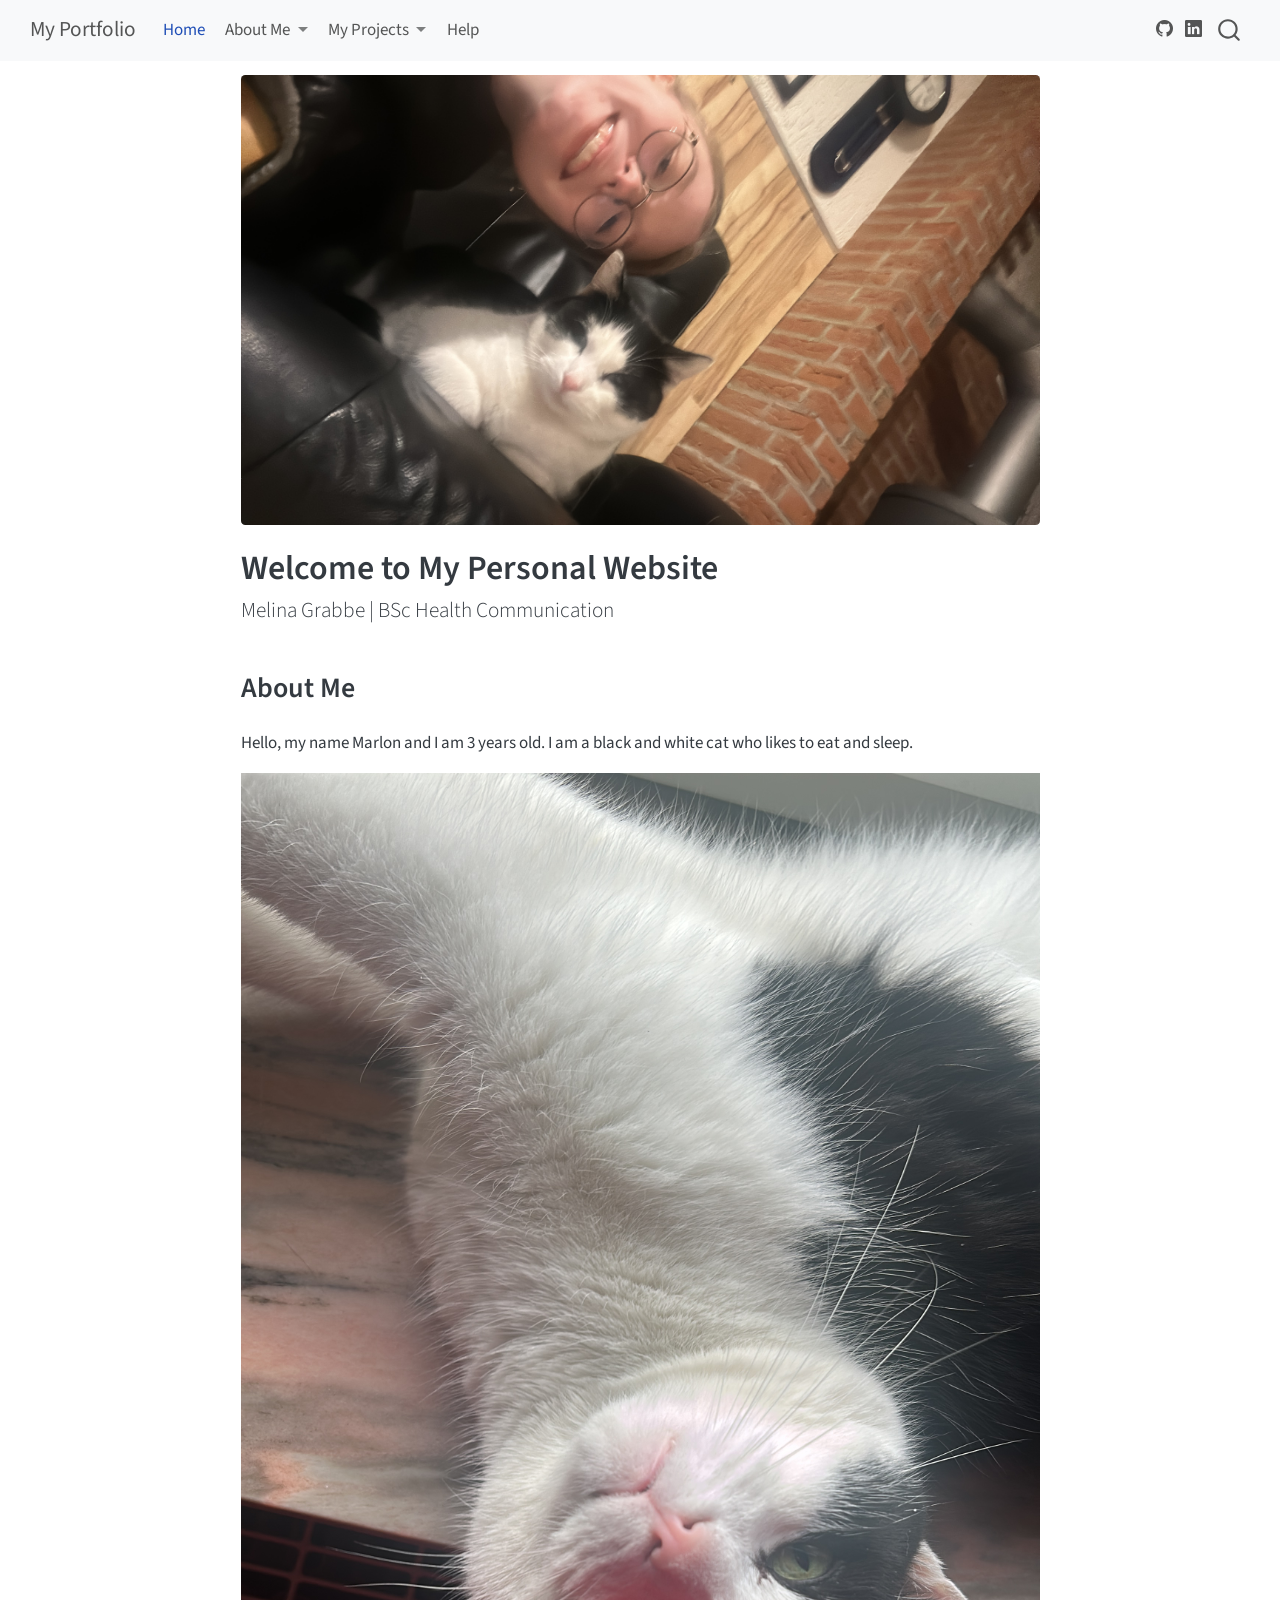
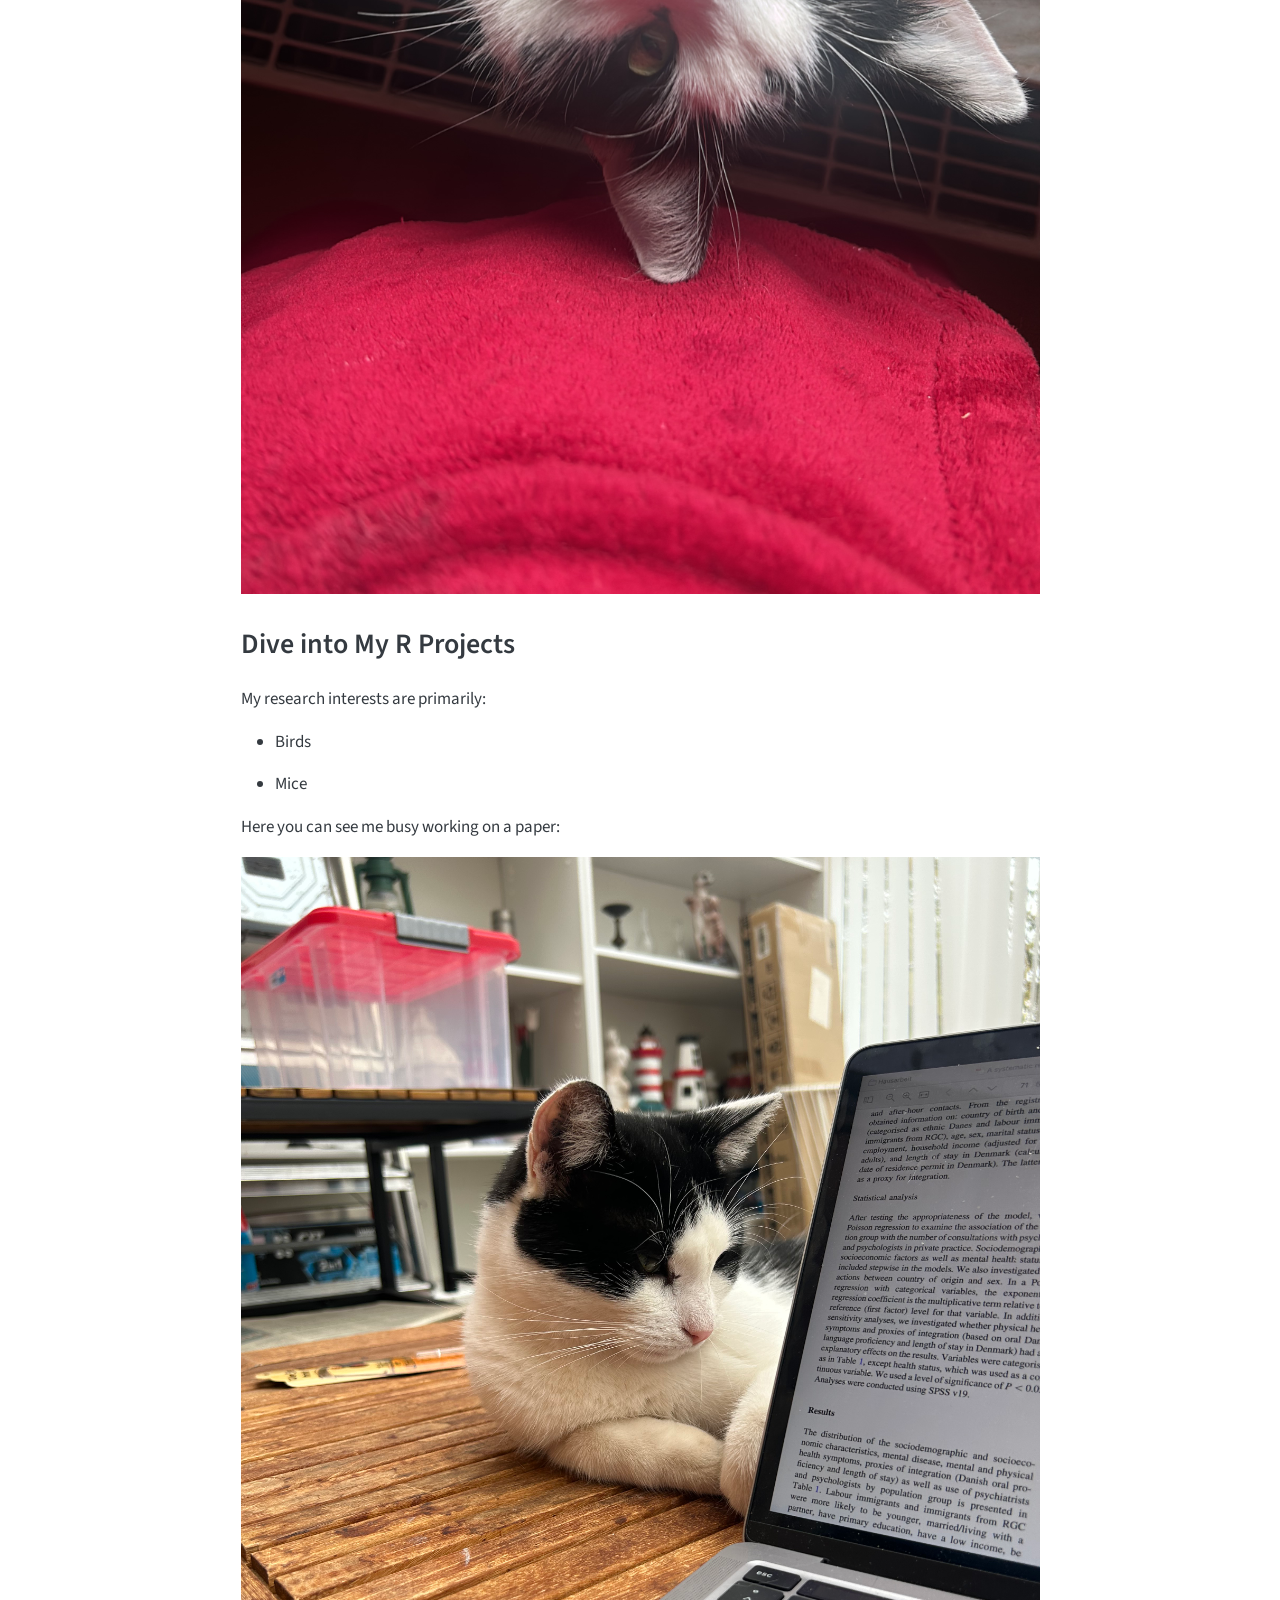
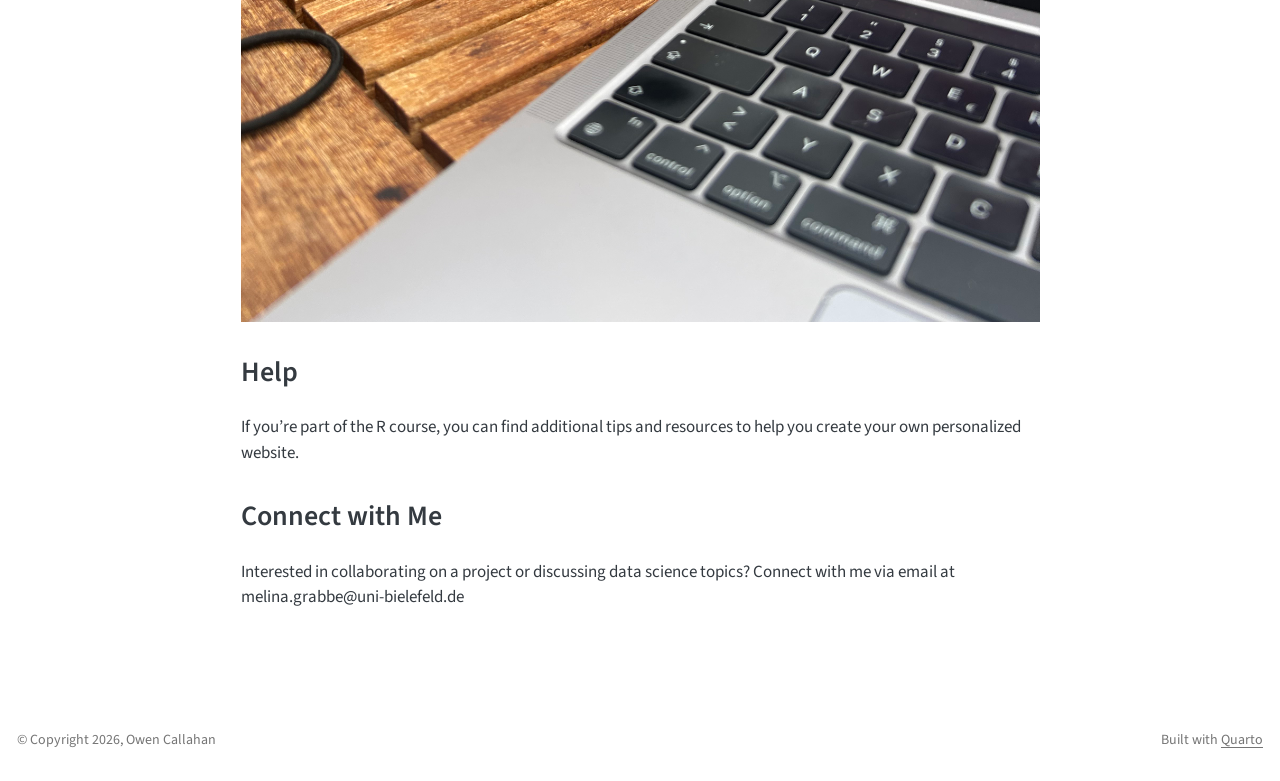
<file: index.html>
<!DOCTYPE html>
<html xmlns="http://www.w3.org/1999/xhtml" lang="en" xml:lang="en"><head>

<meta charset="utf-8">
<meta name="generator" content="quarto-1.8.27">

<meta name="viewport" content="width=device-width, initial-scale=1.0, user-scalable=yes">


<title>Welcome to My Personal Website – My Portfolio</title>
<style>
code{white-space: pre-wrap;}
span.smallcaps{font-variant: small-caps;}
div.columns{display: flex; gap: min(4vw, 1.5em);}
div.column{flex: auto; overflow-x: auto;}
div.hanging-indent{margin-left: 1.5em; text-indent: -1.5em;}
ul.task-list{list-style: none;}
ul.task-list li input[type="checkbox"] {
  width: 0.8em;
  margin: 0 0.8em 0.2em -1em; /* quarto-specific, see https://github.com/quarto-dev/quarto-cli/issues/4556 */ 
  vertical-align: middle;
}
</style>


<script src="site_libs/quarto-nav/quarto-nav.js"></script>
<script src="site_libs/quarto-nav/headroom.min.js"></script>
<script src="site_libs/clipboard/clipboard.min.js"></script>
<script src="site_libs/quarto-search/autocomplete.umd.js"></script>
<script src="site_libs/quarto-search/fuse.min.js"></script>
<script src="site_libs/quarto-search/quarto-search.js"></script>
<meta name="quarto:offset" content="./">
<script src="site_libs/quarto-html/quarto.js" type="module"></script>
<script src="site_libs/quarto-html/tabsets/tabsets.js" type="module"></script>
<script src="site_libs/quarto-html/axe/axe-check.js" type="module"></script>
<script src="site_libs/quarto-html/popper.min.js"></script>
<script src="site_libs/quarto-html/tippy.umd.min.js"></script>
<link href="site_libs/quarto-html/tippy.css" rel="stylesheet">
<link href="site_libs/quarto-html/quarto-syntax-highlighting-ed96de9b727972fe78a7b5d16c58bf87.css" rel="stylesheet" id="quarto-text-highlighting-styles">
<script src="site_libs/bootstrap/bootstrap.min.js"></script>
<link href="site_libs/bootstrap/bootstrap-icons.css" rel="stylesheet">
<link href="site_libs/bootstrap/bootstrap-5b4ad623e5705c0698d39aec6f10cf02.min.css" rel="stylesheet" append-hash="true" id="quarto-bootstrap" data-mode="light">
<script id="quarto-search-options" type="application/json">{
  "location": "navbar",
  "copy-button": false,
  "collapse-after": 3,
  "panel-placement": "end",
  "type": "overlay",
  "limit": 50,
  "keyboard-shortcut": [
    "f",
    "/",
    "s"
  ],
  "show-item-context": false,
  "language": {
    "search-no-results-text": "No results",
    "search-matching-documents-text": "matching documents",
    "search-copy-link-title": "Copy link to search",
    "search-hide-matches-text": "Hide additional matches",
    "search-more-match-text": "more match in this document",
    "search-more-matches-text": "more matches in this document",
    "search-clear-button-title": "Clear",
    "search-text-placeholder": "",
    "search-detached-cancel-button-title": "Cancel",
    "search-submit-button-title": "Submit",
    "search-label": "Search"
  }
}</script>


</head>

<body class="nav-fixed fullcontent quarto-light">

<div id="quarto-search-results"></div>
  <header id="quarto-header" class="headroom fixed-top">
    <nav class="navbar navbar-expand-lg " data-bs-theme="dark">
      <div class="navbar-container container-fluid">
      <div class="navbar-brand-container mx-auto">
    <a class="navbar-brand" href="./index.html">
    <span class="navbar-title">My Portfolio</span>
    </a>
  </div>
            <div id="quarto-search" class="" title="Search"></div>
          <button class="navbar-toggler" type="button" data-bs-toggle="collapse" data-bs-target="#navbarCollapse" aria-controls="navbarCollapse" role="menu" aria-expanded="false" aria-label="Toggle navigation" onclick="if (window.quartoToggleHeadroom) { window.quartoToggleHeadroom(); }">
  <span class="navbar-toggler-icon"></span>
</button>
          <div class="collapse navbar-collapse" id="navbarCollapse">
            <ul class="navbar-nav navbar-nav-scroll me-auto">
  <li class="nav-item">
    <a class="nav-link active" href="./index.html" aria-current="page"> 
<span class="menu-text">Home</span></a>
  </li>  
  <li class="nav-item dropdown ">
    <a class="nav-link dropdown-toggle" href="#" id="nav-menu-about-me" role="link" data-bs-toggle="dropdown" aria-expanded="false">
 <span class="menu-text">About Me</span>
    </a>
    <ul class="dropdown-menu" aria-labelledby="nav-menu-about-me">    
        <li>
    <a class="dropdown-item" href="./about.html">
 <span class="dropdown-text">My Resume</span></a>
  </li>  
        <li>
    <a class="dropdown-item" href="./active.html">
 <span class="dropdown-text">Political &amp; Environmental Activism</span></a>
  </li>  
    </ul>
  </li>
  <li class="nav-item dropdown ">
    <a class="nav-link dropdown-toggle" href="#" id="nav-menu-my-projects" role="link" data-bs-toggle="dropdown" aria-expanded="false">
 <span class="menu-text">My Projects</span>
    </a>
    <ul class="dropdown-menu" aria-labelledby="nav-menu-my-projects">    
        <li>
    <a class="dropdown-item" href="./proj1.html">
 <span class="dropdown-text">Bootstraping Example</span></a>
  </li>  
    </ul>
  </li>
  <li class="nav-item">
    <a class="nav-link" href="./help.html"> 
<span class="menu-text">Help</span></a>
  </li>  
</ul>
          </div> <!-- /navcollapse -->
            <div class="quarto-navbar-tools">
    <a href="https://github.com/0-cal/my-portfolio" title="" class="quarto-navigation-tool px-1" aria-label=""><i class="bi bi-github"></i></a>
    <a href="" title="" class="quarto-navigation-tool px-1" aria-label=""><i class="bi bi-linkedin"></i></a>
</div>
      </div> <!-- /container-fluid -->
    </nav>
</header>
<!-- content -->
<div id="quarto-content" class="quarto-container page-columns page-rows-contents page-layout-article page-navbar">
<!-- sidebar -->
<!-- margin-sidebar -->
    
<!-- main -->
<div class="quarto-about-marquee">
  <div class="about-image-container">
    <img src="images/7ADDB816-374D-4853-8507-8DE3DB94E602.jpeg" class="about-image
  rounded " style="width: 100%;">
  </div>
  <div class="about-contents">
    <header id="title-block-header" class="quarto-title-block default">
<div class="quarto-title">
<h1 class="title">Welcome to My Personal Website</h1>
<p class="subtitle lead">Melina Grabbe | BSc Health Communication</p>
</div>
<div class="quarto-title-meta">
  </div>
</header> <main class="content" id="quarto-document-content">
<section id="about-me" class="level2">
<h2 data-anchor-id="about-me">About Me</h2>
<p>Hello, my name Marlon and I am 3 years old. I am a black and white cat who likes to eat and sleep.</p>
<p><img src="images/5E5E3E05-7838-404D-BF98-4E021A7E2E40.jpeg" class="img-fluid"></p>
</section>
<section id="dive-into-my-r-projects" class="level2">
<h2 data-anchor-id="dive-into-my-r-projects">Dive into My R Projects</h2>
<p>My research interests are primarily:</p>
<ul>
<li><p>Birds</p></li>
<li><p>Mice</p></li>
</ul>
<p>Here you can see me busy working on a paper:</p>
<p><img src="images/IMG_4497.jpeg" class="img-fluid"></p>
</section>
<section id="help" class="level2">
<h2 data-anchor-id="help">Help</h2>
<p>If you’re part of the R course, you can find additional tips and resources to help you create your own personalized website.</p>
</section>
<section id="connect-with-me" class="level2">
<h2 data-anchor-id="connect-with-me">Connect with Me</h2>
<p>Interested in collaborating on a project or discussing data science topics? Connect with me via email at melina.grabbe@uni-bielefeld.de</p>


</section>
</main> 
  </div>
</div>
 <!-- /main -->
<script id="quarto-html-after-body" type="application/javascript">
  window.document.addEventListener("DOMContentLoaded", function (event) {
    const isCodeAnnotation = (el) => {
      for (const clz of el.classList) {
        if (clz.startsWith('code-annotation-')) {                     
          return true;
        }
      }
      return false;
    }
    const onCopySuccess = function(e) {
      // button target
      const button = e.trigger;
      // don't keep focus
      button.blur();
      // flash "checked"
      button.classList.add('code-copy-button-checked');
      var currentTitle = button.getAttribute("title");
      button.setAttribute("title", "Copied!");
      let tooltip;
      if (window.bootstrap) {
        button.setAttribute("data-bs-toggle", "tooltip");
        button.setAttribute("data-bs-placement", "left");
        button.setAttribute("data-bs-title", "Copied!");
        tooltip = new bootstrap.Tooltip(button, 
          { trigger: "manual", 
            customClass: "code-copy-button-tooltip",
            offset: [0, -8]});
        tooltip.show();    
      }
      setTimeout(function() {
        if (tooltip) {
          tooltip.hide();
          button.removeAttribute("data-bs-title");
          button.removeAttribute("data-bs-toggle");
          button.removeAttribute("data-bs-placement");
        }
        button.setAttribute("title", currentTitle);
        button.classList.remove('code-copy-button-checked');
      }, 1000);
      // clear code selection
      e.clearSelection();
    }
    const getTextToCopy = function(trigger) {
      const outerScaffold = trigger.parentElement.cloneNode(true);
      const codeEl = outerScaffold.querySelector('code');
      for (const childEl of codeEl.children) {
        if (isCodeAnnotation(childEl)) {
          childEl.remove();
        }
      }
      return codeEl.innerText;
    }
    const clipboard = new window.ClipboardJS('.code-copy-button:not([data-in-quarto-modal])', {
      text: getTextToCopy
    });
    clipboard.on('success', onCopySuccess);
    if (window.document.getElementById('quarto-embedded-source-code-modal')) {
      const clipboardModal = new window.ClipboardJS('.code-copy-button[data-in-quarto-modal]', {
        text: getTextToCopy,
        container: window.document.getElementById('quarto-embedded-source-code-modal')
      });
      clipboardModal.on('success', onCopySuccess);
    }
      var localhostRegex = new RegExp(/^(?:http|https):\/\/localhost\:?[0-9]*\//);
      var mailtoRegex = new RegExp(/^mailto:/);
        var filterRegex = new RegExp('/' + window.location.host + '/');
      var isInternal = (href) => {
          return filterRegex.test(href) || localhostRegex.test(href) || mailtoRegex.test(href);
      }
      // Inspect non-navigation links and adorn them if external
     var links = window.document.querySelectorAll('a[href]:not(.nav-link):not(.navbar-brand):not(.toc-action):not(.sidebar-link):not(.sidebar-item-toggle):not(.pagination-link):not(.no-external):not([aria-hidden]):not(.dropdown-item):not(.quarto-navigation-tool):not(.about-link)');
      for (var i=0; i<links.length; i++) {
        const link = links[i];
        if (!isInternal(link.href)) {
          // undo the damage that might have been done by quarto-nav.js in the case of
          // links that we want to consider external
          if (link.dataset.originalHref !== undefined) {
            link.href = link.dataset.originalHref;
          }
        }
      }
    function tippyHover(el, contentFn, onTriggerFn, onUntriggerFn) {
      const config = {
        allowHTML: true,
        maxWidth: 500,
        delay: 100,
        arrow: false,
        appendTo: function(el) {
            return el.parentElement;
        },
        interactive: true,
        interactiveBorder: 10,
        theme: 'quarto',
        placement: 'bottom-start',
      };
      if (contentFn) {
        config.content = contentFn;
      }
      if (onTriggerFn) {
        config.onTrigger = onTriggerFn;
      }
      if (onUntriggerFn) {
        config.onUntrigger = onUntriggerFn;
      }
      window.tippy(el, config); 
    }
    const noterefs = window.document.querySelectorAll('a[role="doc-noteref"]');
    for (var i=0; i<noterefs.length; i++) {
      const ref = noterefs[i];
      tippyHover(ref, function() {
        // use id or data attribute instead here
        let href = ref.getAttribute('data-footnote-href') || ref.getAttribute('href');
        try { href = new URL(href).hash; } catch {}
        const id = href.replace(/^#\/?/, "");
        const note = window.document.getElementById(id);
        if (note) {
          return note.innerHTML;
        } else {
          return "";
        }
      });
    }
    const xrefs = window.document.querySelectorAll('a.quarto-xref');
    const processXRef = (id, note) => {
      // Strip column container classes
      const stripColumnClz = (el) => {
        el.classList.remove("page-full", "page-columns");
        if (el.children) {
          for (const child of el.children) {
            stripColumnClz(child);
          }
        }
      }
      stripColumnClz(note)
      if (id === null || id.startsWith('sec-')) {
        // Special case sections, only their first couple elements
        const container = document.createElement("div");
        if (note.children && note.children.length > 2) {
          container.appendChild(note.children[0].cloneNode(true));
          for (let i = 1; i < note.children.length; i++) {
            const child = note.children[i];
            if (child.tagName === "P" && child.innerText === "") {
              continue;
            } else {
              container.appendChild(child.cloneNode(true));
              break;
            }
          }
          if (window.Quarto?.typesetMath) {
            window.Quarto.typesetMath(container);
          }
          return container.innerHTML
        } else {
          if (window.Quarto?.typesetMath) {
            window.Quarto.typesetMath(note);
          }
          return note.innerHTML;
        }
      } else {
        // Remove any anchor links if they are present
        const anchorLink = note.querySelector('a.anchorjs-link');
        if (anchorLink) {
          anchorLink.remove();
        }
        if (window.Quarto?.typesetMath) {
          window.Quarto.typesetMath(note);
        }
        if (note.classList.contains("callout")) {
          return note.outerHTML;
        } else {
          return note.innerHTML;
        }
      }
    }
    for (var i=0; i<xrefs.length; i++) {
      const xref = xrefs[i];
      tippyHover(xref, undefined, function(instance) {
        instance.disable();
        let url = xref.getAttribute('href');
        let hash = undefined; 
        if (url.startsWith('#')) {
          hash = url;
        } else {
          try { hash = new URL(url).hash; } catch {}
        }
        if (hash) {
          const id = hash.replace(/^#\/?/, "");
          const note = window.document.getElementById(id);
          if (note !== null) {
            try {
              const html = processXRef(id, note.cloneNode(true));
              instance.setContent(html);
            } finally {
              instance.enable();
              instance.show();
            }
          } else {
            // See if we can fetch this
            fetch(url.split('#')[0])
            .then(res => res.text())
            .then(html => {
              const parser = new DOMParser();
              const htmlDoc = parser.parseFromString(html, "text/html");
              const note = htmlDoc.getElementById(id);
              if (note !== null) {
                const html = processXRef(id, note);
                instance.setContent(html);
              } 
            }).finally(() => {
              instance.enable();
              instance.show();
            });
          }
        } else {
          // See if we can fetch a full url (with no hash to target)
          // This is a special case and we should probably do some content thinning / targeting
          fetch(url)
          .then(res => res.text())
          .then(html => {
            const parser = new DOMParser();
            const htmlDoc = parser.parseFromString(html, "text/html");
            const note = htmlDoc.querySelector('main.content');
            if (note !== null) {
              // This should only happen for chapter cross references
              // (since there is no id in the URL)
              // remove the first header
              if (note.children.length > 0 && note.children[0].tagName === "HEADER") {
                note.children[0].remove();
              }
              const html = processXRef(null, note);
              instance.setContent(html);
            } 
          }).finally(() => {
            instance.enable();
            instance.show();
          });
        }
      }, function(instance) {
      });
    }
        let selectedAnnoteEl;
        const selectorForAnnotation = ( cell, annotation) => {
          let cellAttr = 'data-code-cell="' + cell + '"';
          let lineAttr = 'data-code-annotation="' +  annotation + '"';
          const selector = 'span[' + cellAttr + '][' + lineAttr + ']';
          return selector;
        }
        const selectCodeLines = (annoteEl) => {
          const doc = window.document;
          const targetCell = annoteEl.getAttribute("data-target-cell");
          const targetAnnotation = annoteEl.getAttribute("data-target-annotation");
          const annoteSpan = window.document.querySelector(selectorForAnnotation(targetCell, targetAnnotation));
          const lines = annoteSpan.getAttribute("data-code-lines").split(",");
          const lineIds = lines.map((line) => {
            return targetCell + "-" + line;
          })
          let top = null;
          let height = null;
          let parent = null;
          if (lineIds.length > 0) {
              //compute the position of the single el (top and bottom and make a div)
              const el = window.document.getElementById(lineIds[0]);
              top = el.offsetTop;
              height = el.offsetHeight;
              parent = el.parentElement.parentElement;
            if (lineIds.length > 1) {
              const lastEl = window.document.getElementById(lineIds[lineIds.length - 1]);
              const bottom = lastEl.offsetTop + lastEl.offsetHeight;
              height = bottom - top;
            }
            if (top !== null && height !== null && parent !== null) {
              // cook up a div (if necessary) and position it 
              let div = window.document.getElementById("code-annotation-line-highlight");
              if (div === null) {
                div = window.document.createElement("div");
                div.setAttribute("id", "code-annotation-line-highlight");
                div.style.position = 'absolute';
                parent.appendChild(div);
              }
              div.style.top = top - 2 + "px";
              div.style.height = height + 4 + "px";
              div.style.left = 0;
              let gutterDiv = window.document.getElementById("code-annotation-line-highlight-gutter");
              if (gutterDiv === null) {
                gutterDiv = window.document.createElement("div");
                gutterDiv.setAttribute("id", "code-annotation-line-highlight-gutter");
                gutterDiv.style.position = 'absolute';
                const codeCell = window.document.getElementById(targetCell);
                const gutter = codeCell.querySelector('.code-annotation-gutter');
                gutter.appendChild(gutterDiv);
              }
              gutterDiv.style.top = top - 2 + "px";
              gutterDiv.style.height = height + 4 + "px";
            }
            selectedAnnoteEl = annoteEl;
          }
        };
        const unselectCodeLines = () => {
          const elementsIds = ["code-annotation-line-highlight", "code-annotation-line-highlight-gutter"];
          elementsIds.forEach((elId) => {
            const div = window.document.getElementById(elId);
            if (div) {
              div.remove();
            }
          });
          selectedAnnoteEl = undefined;
        };
          // Handle positioning of the toggle
      window.addEventListener(
        "resize",
        throttle(() => {
          elRect = undefined;
          if (selectedAnnoteEl) {
            selectCodeLines(selectedAnnoteEl);
          }
        }, 10)
      );
      function throttle(fn, ms) {
      let throttle = false;
      let timer;
        return (...args) => {
          if(!throttle) { // first call gets through
              fn.apply(this, args);
              throttle = true;
          } else { // all the others get throttled
              if(timer) clearTimeout(timer); // cancel #2
              timer = setTimeout(() => {
                fn.apply(this, args);
                timer = throttle = false;
              }, ms);
          }
        };
      }
        // Attach click handler to the DT
        const annoteDls = window.document.querySelectorAll('dt[data-target-cell]');
        for (const annoteDlNode of annoteDls) {
          annoteDlNode.addEventListener('click', (event) => {
            const clickedEl = event.target;
            if (clickedEl !== selectedAnnoteEl) {
              unselectCodeLines();
              const activeEl = window.document.querySelector('dt[data-target-cell].code-annotation-active');
              if (activeEl) {
                activeEl.classList.remove('code-annotation-active');
              }
              selectCodeLines(clickedEl);
              clickedEl.classList.add('code-annotation-active');
            } else {
              // Unselect the line
              unselectCodeLines();
              clickedEl.classList.remove('code-annotation-active');
            }
          });
        }
    const findCites = (el) => {
      const parentEl = el.parentElement;
      if (parentEl) {
        const cites = parentEl.dataset.cites;
        if (cites) {
          return {
            el,
            cites: cites.split(' ')
          };
        } else {
          return findCites(el.parentElement)
        }
      } else {
        return undefined;
      }
    };
    var bibliorefs = window.document.querySelectorAll('a[role="doc-biblioref"]');
    for (var i=0; i<bibliorefs.length; i++) {
      const ref = bibliorefs[i];
      const citeInfo = findCites(ref);
      if (citeInfo) {
        tippyHover(citeInfo.el, function() {
          var popup = window.document.createElement('div');
          citeInfo.cites.forEach(function(cite) {
            var citeDiv = window.document.createElement('div');
            citeDiv.classList.add('hanging-indent');
            citeDiv.classList.add('csl-entry');
            var biblioDiv = window.document.getElementById('ref-' + cite);
            if (biblioDiv) {
              citeDiv.innerHTML = biblioDiv.innerHTML;
            }
            popup.appendChild(citeDiv);
          });
          return popup.innerHTML;
        });
      }
    }
  });
  </script>
</div> <!-- /content -->
<footer class="footer">
  <div class="nav-footer">
    <div class="nav-footer-left">
<p>© Copyright 2026, Owen Callahan</p>
</div>   
    <div class="nav-footer-center">
      &nbsp;
    </div>
    <div class="nav-footer-right">
<p>Built with <a href="https://quarto.org/">Quarto</a></p>
</div>
  </div>
</footer>




</body></html>
</file>
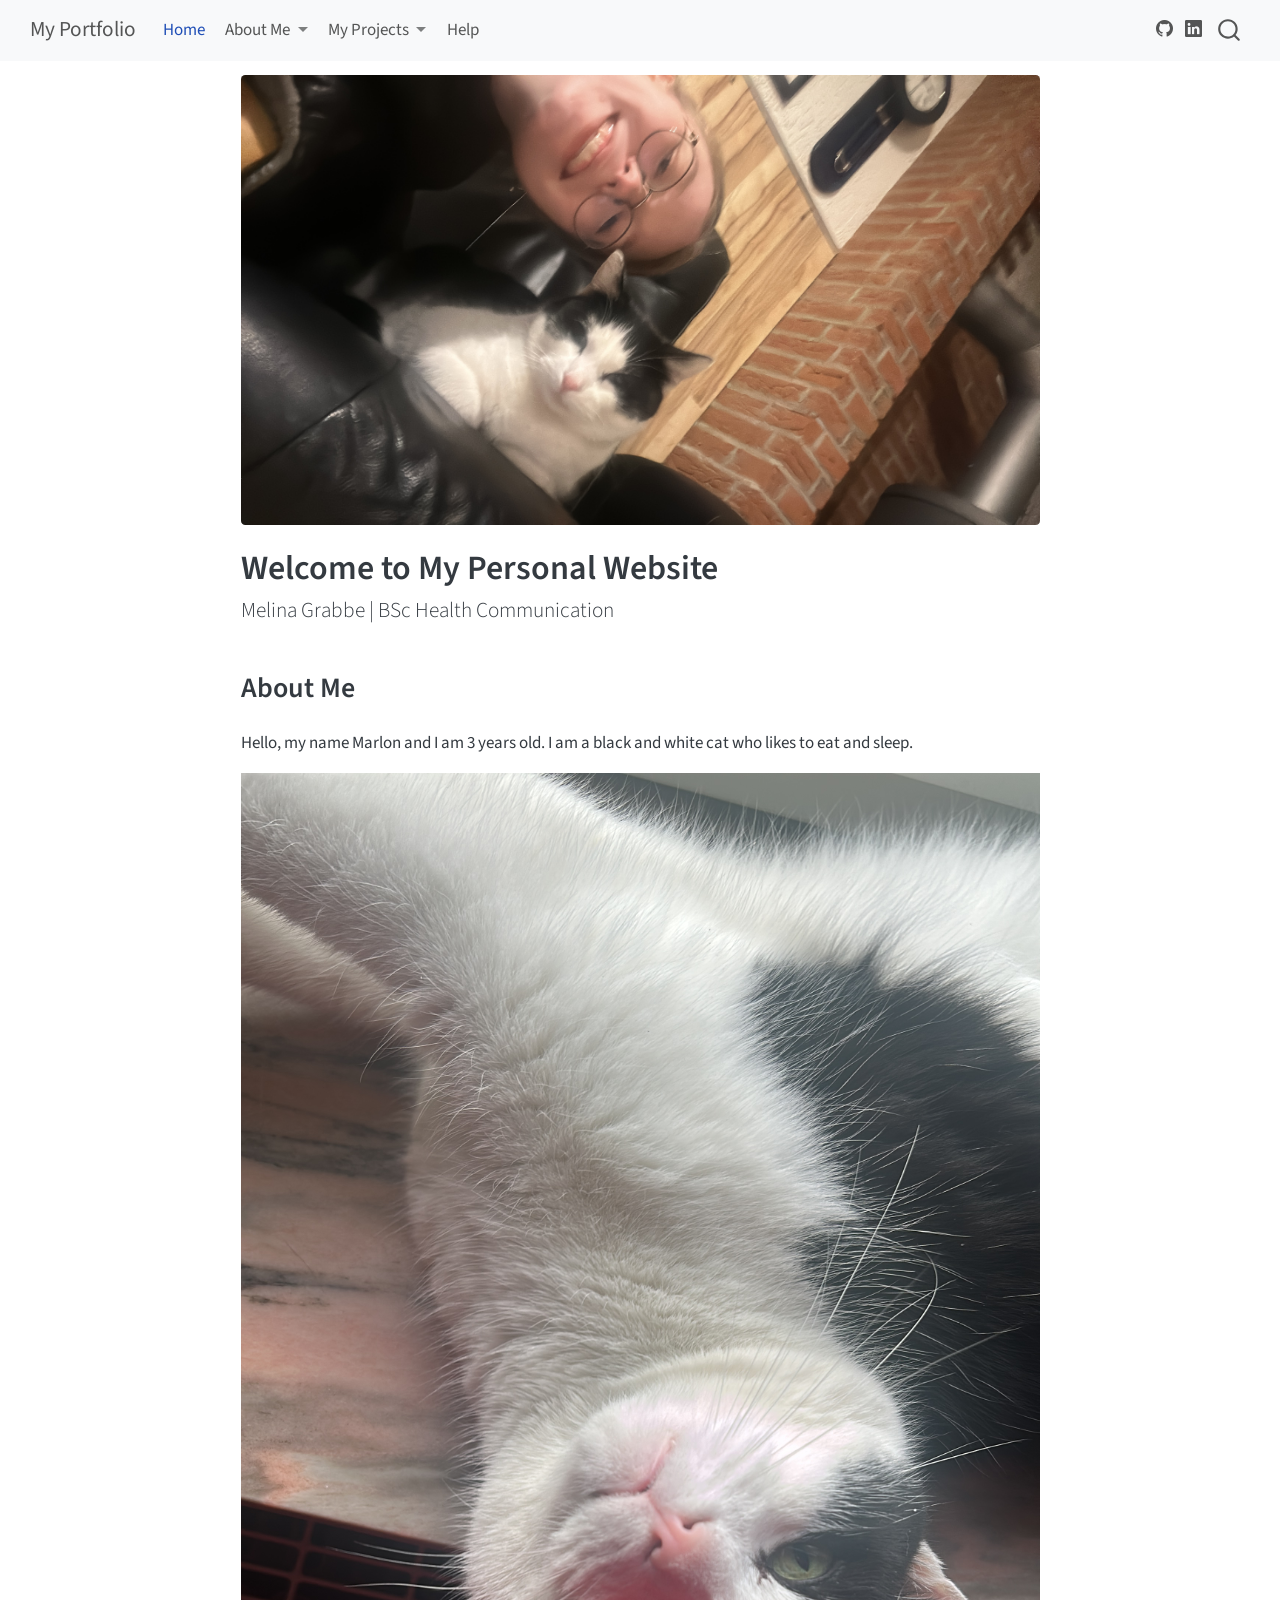
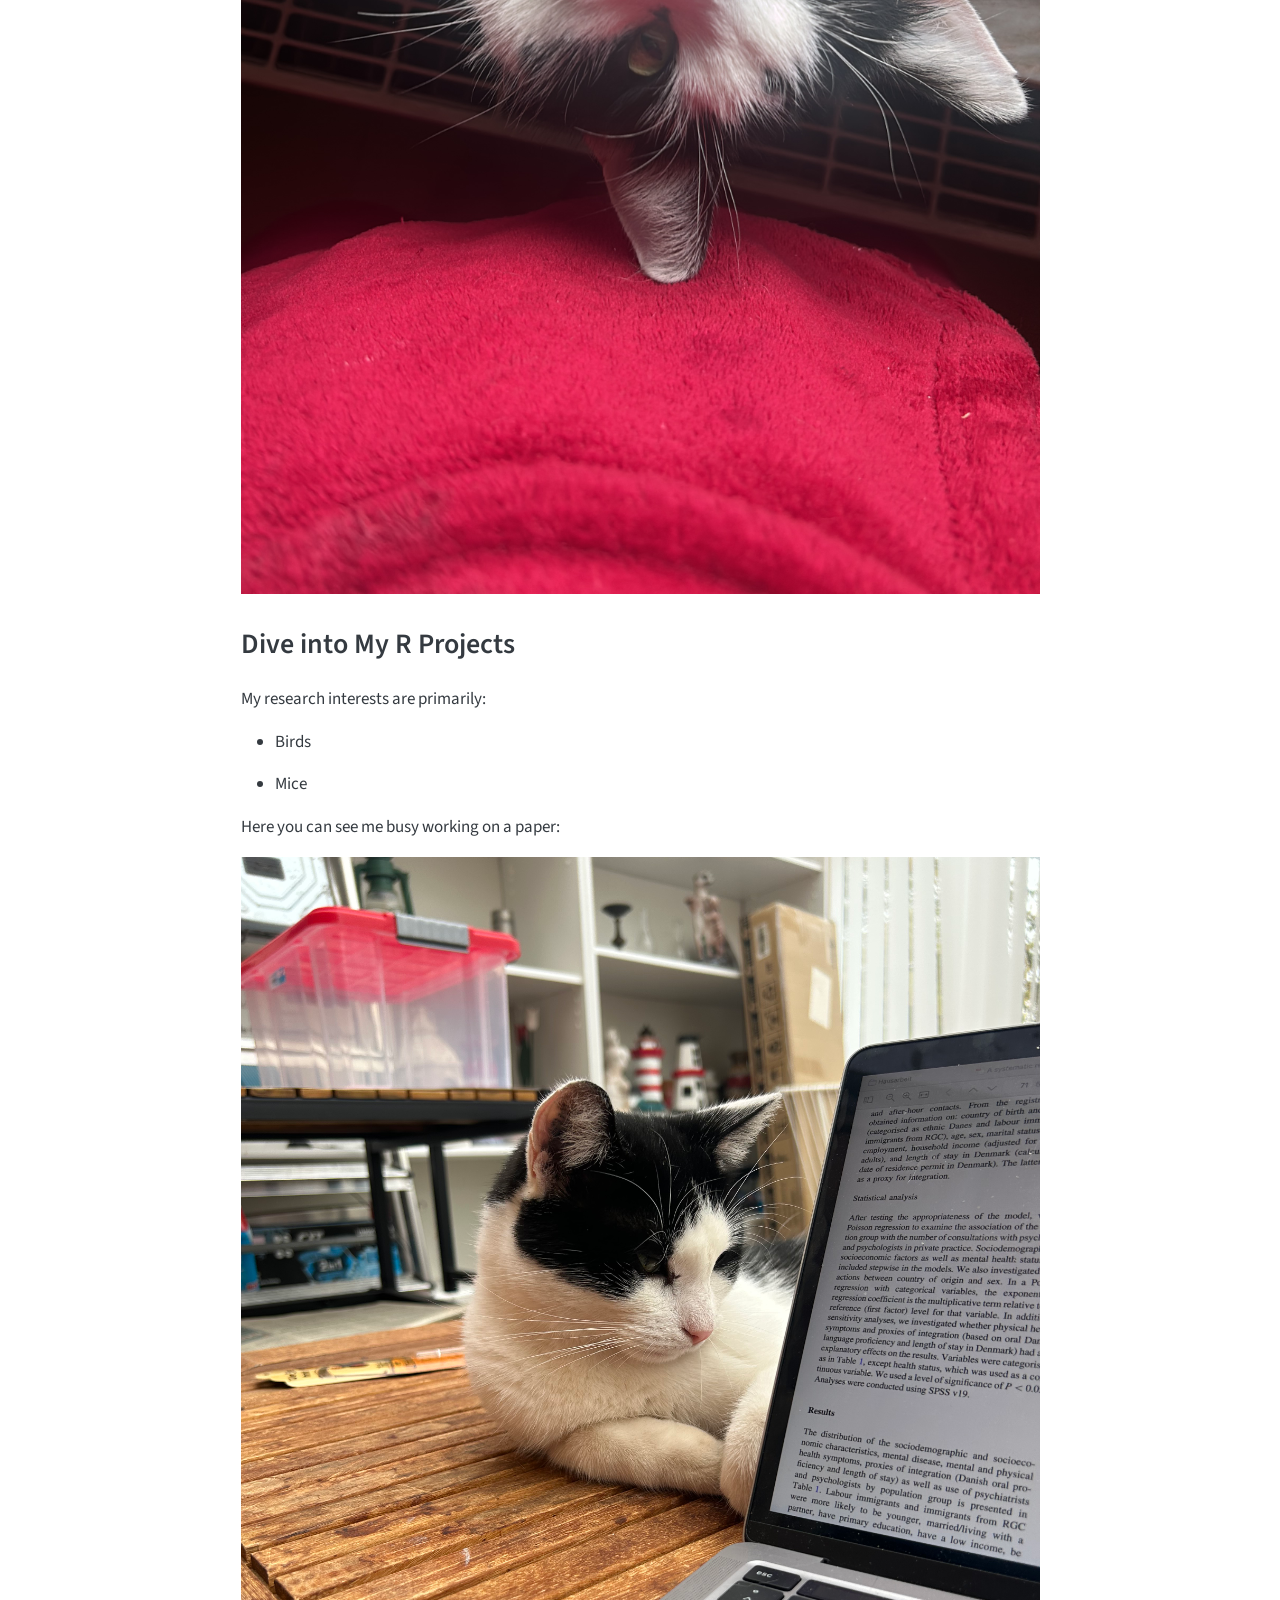
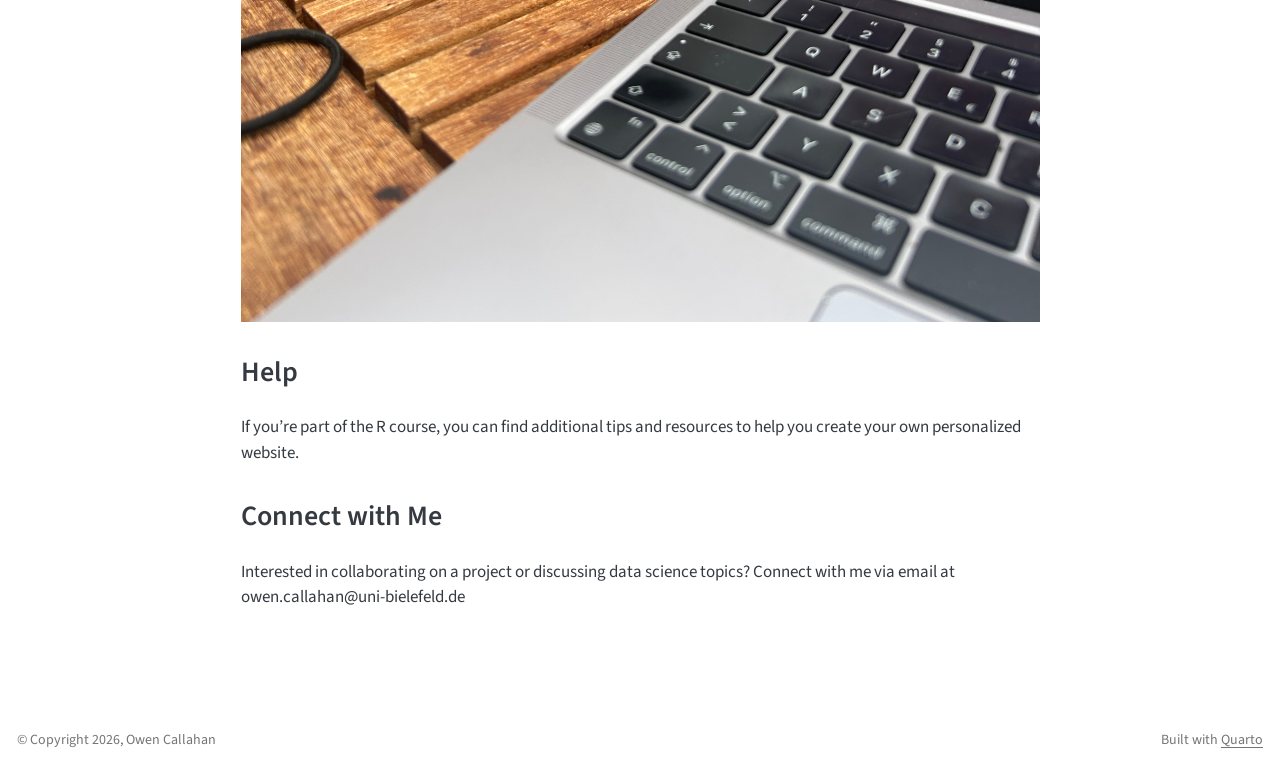
<file: docs/index.html>
<!DOCTYPE html>
<html xmlns="http://www.w3.org/1999/xhtml" lang="en" xml:lang="en"><head>

<meta charset="utf-8">
<meta name="generator" content="quarto-1.8.27">

<meta name="viewport" content="width=device-width, initial-scale=1.0, user-scalable=yes">


<title>Welcome to My Personal Website – My Portfolio</title>
<style>
code{white-space: pre-wrap;}
span.smallcaps{font-variant: small-caps;}
div.columns{display: flex; gap: min(4vw, 1.5em);}
div.column{flex: auto; overflow-x: auto;}
div.hanging-indent{margin-left: 1.5em; text-indent: -1.5em;}
ul.task-list{list-style: none;}
ul.task-list li input[type="checkbox"] {
  width: 0.8em;
  margin: 0 0.8em 0.2em -1em; /* quarto-specific, see https://github.com/quarto-dev/quarto-cli/issues/4556 */ 
  vertical-align: middle;
}
</style>


<script src="site_libs/quarto-nav/quarto-nav.js"></script>
<script src="site_libs/quarto-nav/headroom.min.js"></script>
<script src="site_libs/clipboard/clipboard.min.js"></script>
<script src="site_libs/quarto-search/autocomplete.umd.js"></script>
<script src="site_libs/quarto-search/fuse.min.js"></script>
<script src="site_libs/quarto-search/quarto-search.js"></script>
<meta name="quarto:offset" content="./">
<script src="site_libs/quarto-html/quarto.js" type="module"></script>
<script src="site_libs/quarto-html/tabsets/tabsets.js" type="module"></script>
<script src="site_libs/quarto-html/axe/axe-check.js" type="module"></script>
<script src="site_libs/quarto-html/popper.min.js"></script>
<script src="site_libs/quarto-html/tippy.umd.min.js"></script>
<link href="site_libs/quarto-html/tippy.css" rel="stylesheet">
<link href="site_libs/quarto-html/quarto-syntax-highlighting-ed96de9b727972fe78a7b5d16c58bf87.css" rel="stylesheet" id="quarto-text-highlighting-styles">
<script src="site_libs/bootstrap/bootstrap.min.js"></script>
<link href="site_libs/bootstrap/bootstrap-icons.css" rel="stylesheet">
<link href="site_libs/bootstrap/bootstrap-5b4ad623e5705c0698d39aec6f10cf02.min.css" rel="stylesheet" append-hash="true" id="quarto-bootstrap" data-mode="light">
<script id="quarto-search-options" type="application/json">{
  "location": "navbar",
  "copy-button": false,
  "collapse-after": 3,
  "panel-placement": "end",
  "type": "overlay",
  "limit": 50,
  "keyboard-shortcut": [
    "f",
    "/",
    "s"
  ],
  "show-item-context": false,
  "language": {
    "search-no-results-text": "No results",
    "search-matching-documents-text": "matching documents",
    "search-copy-link-title": "Copy link to search",
    "search-hide-matches-text": "Hide additional matches",
    "search-more-match-text": "more match in this document",
    "search-more-matches-text": "more matches in this document",
    "search-clear-button-title": "Clear",
    "search-text-placeholder": "",
    "search-detached-cancel-button-title": "Cancel",
    "search-submit-button-title": "Submit",
    "search-label": "Search"
  }
}</script>


</head>

<body class="nav-fixed fullcontent quarto-light">

<div id="quarto-search-results"></div>
  <header id="quarto-header" class="headroom fixed-top">
    <nav class="navbar navbar-expand-lg " data-bs-theme="dark">
      <div class="navbar-container container-fluid">
      <div class="navbar-brand-container mx-auto">
    <a class="navbar-brand" href="./index.html">
    <span class="navbar-title">My Portfolio</span>
    </a>
  </div>
            <div id="quarto-search" class="" title="Search"></div>
          <button class="navbar-toggler" type="button" data-bs-toggle="collapse" data-bs-target="#navbarCollapse" aria-controls="navbarCollapse" role="menu" aria-expanded="false" aria-label="Toggle navigation" onclick="if (window.quartoToggleHeadroom) { window.quartoToggleHeadroom(); }">
  <span class="navbar-toggler-icon"></span>
</button>
          <div class="collapse navbar-collapse" id="navbarCollapse">
            <ul class="navbar-nav navbar-nav-scroll me-auto">
  <li class="nav-item">
    <a class="nav-link active" href="./index.html" aria-current="page"> 
<span class="menu-text">Home</span></a>
  </li>  
  <li class="nav-item dropdown ">
    <a class="nav-link dropdown-toggle" href="#" id="nav-menu-about-me" role="link" data-bs-toggle="dropdown" aria-expanded="false">
 <span class="menu-text">About Me</span>
    </a>
    <ul class="dropdown-menu" aria-labelledby="nav-menu-about-me">    
        <li>
    <a class="dropdown-item" href="./about.html">
 <span class="dropdown-text">My Resume</span></a>
  </li>  
        <li>
    <a class="dropdown-item" href="./active.html">
 <span class="dropdown-text">Political &amp; Environmental Activism</span></a>
  </li>  
    </ul>
  </li>
  <li class="nav-item dropdown ">
    <a class="nav-link dropdown-toggle" href="#" id="nav-menu-my-projects" role="link" data-bs-toggle="dropdown" aria-expanded="false">
 <span class="menu-text">My Projects</span>
    </a>
    <ul class="dropdown-menu" aria-labelledby="nav-menu-my-projects">    
        <li>
    <a class="dropdown-item" href="./proj1.html">
 <span class="dropdown-text">Bootstraping Example</span></a>
  </li>  
    </ul>
  </li>
  <li class="nav-item">
    <a class="nav-link" href="./help.html"> 
<span class="menu-text">Help</span></a>
  </li>  
</ul>
          </div> <!-- /navcollapse -->
            <div class="quarto-navbar-tools">
    <a href="https://github.com/0-cal/my-portfolio" title="" class="quarto-navigation-tool px-1" aria-label=""><i class="bi bi-github"></i></a>
    <a href="" title="" class="quarto-navigation-tool px-1" aria-label=""><i class="bi bi-linkedin"></i></a>
</div>
      </div> <!-- /container-fluid -->
    </nav>
</header>
<!-- content -->
<div id="quarto-content" class="quarto-container page-columns page-rows-contents page-layout-article page-navbar">
<!-- sidebar -->
<!-- margin-sidebar -->
    
<!-- main -->
<div class="quarto-about-marquee">
  <div class="about-image-container">
    <img src="images/7ADDB816-374D-4853-8507-8DE3DB94E602.jpeg" class="about-image
  rounded " style="width: 100%;">
  </div>
  <div class="about-contents">
    <header id="title-block-header" class="quarto-title-block default">
<div class="quarto-title">
<h1 class="title">Welcome to My Personal Website</h1>
<p class="subtitle lead">Melina Grabbe | BSc Health Communication</p>
</div>
<div class="quarto-title-meta">
  </div>
</header> <main class="content" id="quarto-document-content">
<section id="about-me" class="level2">
<h2 data-anchor-id="about-me">About Me</h2>
<p>Hello, my name Marlon and I am 3 years old. I am a black and white cat who likes to eat and sleep.</p>
<p><img src="images/5E5E3E05-7838-404D-BF98-4E021A7E2E40.jpeg" class="img-fluid"></p>
</section>
<section id="dive-into-my-r-projects" class="level2">
<h2 data-anchor-id="dive-into-my-r-projects">Dive into My R Projects</h2>
<p>My research interests are primarily:</p>
<ul>
<li><p>Birds</p></li>
<li><p>Mice</p></li>
</ul>
<p>Here you can see me busy working on a paper:</p>
<p><img src="images/IMG_4497.jpeg" class="img-fluid"></p>
</section>
<section id="help" class="level2">
<h2 data-anchor-id="help">Help</h2>
<p>If you’re part of the R course, you can find additional tips and resources to help you create your own personalized website.</p>
</section>
<section id="connect-with-me" class="level2">
<h2 data-anchor-id="connect-with-me">Connect with Me</h2>
<p>Interested in collaborating on a project or discussing data science topics? Connect with me via email at owen.callahan@uni-bielefeld.de</p>


</section>
</main> 
  </div>
</div>
 <!-- /main -->
<script id="quarto-html-after-body" type="application/javascript">
  window.document.addEventListener("DOMContentLoaded", function (event) {
    const isCodeAnnotation = (el) => {
      for (const clz of el.classList) {
        if (clz.startsWith('code-annotation-')) {                     
          return true;
        }
      }
      return false;
    }
    const onCopySuccess = function(e) {
      // button target
      const button = e.trigger;
      // don't keep focus
      button.blur();
      // flash "checked"
      button.classList.add('code-copy-button-checked');
      var currentTitle = button.getAttribute("title");
      button.setAttribute("title", "Copied!");
      let tooltip;
      if (window.bootstrap) {
        button.setAttribute("data-bs-toggle", "tooltip");
        button.setAttribute("data-bs-placement", "left");
        button.setAttribute("data-bs-title", "Copied!");
        tooltip = new bootstrap.Tooltip(button, 
          { trigger: "manual", 
            customClass: "code-copy-button-tooltip",
            offset: [0, -8]});
        tooltip.show();    
      }
      setTimeout(function() {
        if (tooltip) {
          tooltip.hide();
          button.removeAttribute("data-bs-title");
          button.removeAttribute("data-bs-toggle");
          button.removeAttribute("data-bs-placement");
        }
        button.setAttribute("title", currentTitle);
        button.classList.remove('code-copy-button-checked');
      }, 1000);
      // clear code selection
      e.clearSelection();
    }
    const getTextToCopy = function(trigger) {
      const outerScaffold = trigger.parentElement.cloneNode(true);
      const codeEl = outerScaffold.querySelector('code');
      for (const childEl of codeEl.children) {
        if (isCodeAnnotation(childEl)) {
          childEl.remove();
        }
      }
      return codeEl.innerText;
    }
    const clipboard = new window.ClipboardJS('.code-copy-button:not([data-in-quarto-modal])', {
      text: getTextToCopy
    });
    clipboard.on('success', onCopySuccess);
    if (window.document.getElementById('quarto-embedded-source-code-modal')) {
      const clipboardModal = new window.ClipboardJS('.code-copy-button[data-in-quarto-modal]', {
        text: getTextToCopy,
        container: window.document.getElementById('quarto-embedded-source-code-modal')
      });
      clipboardModal.on('success', onCopySuccess);
    }
      var localhostRegex = new RegExp(/^(?:http|https):\/\/localhost\:?[0-9]*\//);
      var mailtoRegex = new RegExp(/^mailto:/);
        var filterRegex = new RegExp('/' + window.location.host + '/');
      var isInternal = (href) => {
          return filterRegex.test(href) || localhostRegex.test(href) || mailtoRegex.test(href);
      }
      // Inspect non-navigation links and adorn them if external
     var links = window.document.querySelectorAll('a[href]:not(.nav-link):not(.navbar-brand):not(.toc-action):not(.sidebar-link):not(.sidebar-item-toggle):not(.pagination-link):not(.no-external):not([aria-hidden]):not(.dropdown-item):not(.quarto-navigation-tool):not(.about-link)');
      for (var i=0; i<links.length; i++) {
        const link = links[i];
        if (!isInternal(link.href)) {
          // undo the damage that might have been done by quarto-nav.js in the case of
          // links that we want to consider external
          if (link.dataset.originalHref !== undefined) {
            link.href = link.dataset.originalHref;
          }
        }
      }
    function tippyHover(el, contentFn, onTriggerFn, onUntriggerFn) {
      const config = {
        allowHTML: true,
        maxWidth: 500,
        delay: 100,
        arrow: false,
        appendTo: function(el) {
            return el.parentElement;
        },
        interactive: true,
        interactiveBorder: 10,
        theme: 'quarto',
        placement: 'bottom-start',
      };
      if (contentFn) {
        config.content = contentFn;
      }
      if (onTriggerFn) {
        config.onTrigger = onTriggerFn;
      }
      if (onUntriggerFn) {
        config.onUntrigger = onUntriggerFn;
      }
      window.tippy(el, config); 
    }
    const noterefs = window.document.querySelectorAll('a[role="doc-noteref"]');
    for (var i=0; i<noterefs.length; i++) {
      const ref = noterefs[i];
      tippyHover(ref, function() {
        // use id or data attribute instead here
        let href = ref.getAttribute('data-footnote-href') || ref.getAttribute('href');
        try { href = new URL(href).hash; } catch {}
        const id = href.replace(/^#\/?/, "");
        const note = window.document.getElementById(id);
        if (note) {
          return note.innerHTML;
        } else {
          return "";
        }
      });
    }
    const xrefs = window.document.querySelectorAll('a.quarto-xref');
    const processXRef = (id, note) => {
      // Strip column container classes
      const stripColumnClz = (el) => {
        el.classList.remove("page-full", "page-columns");
        if (el.children) {
          for (const child of el.children) {
            stripColumnClz(child);
          }
        }
      }
      stripColumnClz(note)
      if (id === null || id.startsWith('sec-')) {
        // Special case sections, only their first couple elements
        const container = document.createElement("div");
        if (note.children && note.children.length > 2) {
          container.appendChild(note.children[0].cloneNode(true));
          for (let i = 1; i < note.children.length; i++) {
            const child = note.children[i];
            if (child.tagName === "P" && child.innerText === "") {
              continue;
            } else {
              container.appendChild(child.cloneNode(true));
              break;
            }
          }
          if (window.Quarto?.typesetMath) {
            window.Quarto.typesetMath(container);
          }
          return container.innerHTML
        } else {
          if (window.Quarto?.typesetMath) {
            window.Quarto.typesetMath(note);
          }
          return note.innerHTML;
        }
      } else {
        // Remove any anchor links if they are present
        const anchorLink = note.querySelector('a.anchorjs-link');
        if (anchorLink) {
          anchorLink.remove();
        }
        if (window.Quarto?.typesetMath) {
          window.Quarto.typesetMath(note);
        }
        if (note.classList.contains("callout")) {
          return note.outerHTML;
        } else {
          return note.innerHTML;
        }
      }
    }
    for (var i=0; i<xrefs.length; i++) {
      const xref = xrefs[i];
      tippyHover(xref, undefined, function(instance) {
        instance.disable();
        let url = xref.getAttribute('href');
        let hash = undefined; 
        if (url.startsWith('#')) {
          hash = url;
        } else {
          try { hash = new URL(url).hash; } catch {}
        }
        if (hash) {
          const id = hash.replace(/^#\/?/, "");
          const note = window.document.getElementById(id);
          if (note !== null) {
            try {
              const html = processXRef(id, note.cloneNode(true));
              instance.setContent(html);
            } finally {
              instance.enable();
              instance.show();
            }
          } else {
            // See if we can fetch this
            fetch(url.split('#')[0])
            .then(res => res.text())
            .then(html => {
              const parser = new DOMParser();
              const htmlDoc = parser.parseFromString(html, "text/html");
              const note = htmlDoc.getElementById(id);
              if (note !== null) {
                const html = processXRef(id, note);
                instance.setContent(html);
              } 
            }).finally(() => {
              instance.enable();
              instance.show();
            });
          }
        } else {
          // See if we can fetch a full url (with no hash to target)
          // This is a special case and we should probably do some content thinning / targeting
          fetch(url)
          .then(res => res.text())
          .then(html => {
            const parser = new DOMParser();
            const htmlDoc = parser.parseFromString(html, "text/html");
            const note = htmlDoc.querySelector('main.content');
            if (note !== null) {
              // This should only happen for chapter cross references
              // (since there is no id in the URL)
              // remove the first header
              if (note.children.length > 0 && note.children[0].tagName === "HEADER") {
                note.children[0].remove();
              }
              const html = processXRef(null, note);
              instance.setContent(html);
            } 
          }).finally(() => {
            instance.enable();
            instance.show();
          });
        }
      }, function(instance) {
      });
    }
        let selectedAnnoteEl;
        const selectorForAnnotation = ( cell, annotation) => {
          let cellAttr = 'data-code-cell="' + cell + '"';
          let lineAttr = 'data-code-annotation="' +  annotation + '"';
          const selector = 'span[' + cellAttr + '][' + lineAttr + ']';
          return selector;
        }
        const selectCodeLines = (annoteEl) => {
          const doc = window.document;
          const targetCell = annoteEl.getAttribute("data-target-cell");
          const targetAnnotation = annoteEl.getAttribute("data-target-annotation");
          const annoteSpan = window.document.querySelector(selectorForAnnotation(targetCell, targetAnnotation));
          const lines = annoteSpan.getAttribute("data-code-lines").split(",");
          const lineIds = lines.map((line) => {
            return targetCell + "-" + line;
          })
          let top = null;
          let height = null;
          let parent = null;
          if (lineIds.length > 0) {
              //compute the position of the single el (top and bottom and make a div)
              const el = window.document.getElementById(lineIds[0]);
              top = el.offsetTop;
              height = el.offsetHeight;
              parent = el.parentElement.parentElement;
            if (lineIds.length > 1) {
              const lastEl = window.document.getElementById(lineIds[lineIds.length - 1]);
              const bottom = lastEl.offsetTop + lastEl.offsetHeight;
              height = bottom - top;
            }
            if (top !== null && height !== null && parent !== null) {
              // cook up a div (if necessary) and position it 
              let div = window.document.getElementById("code-annotation-line-highlight");
              if (div === null) {
                div = window.document.createElement("div");
                div.setAttribute("id", "code-annotation-line-highlight");
                div.style.position = 'absolute';
                parent.appendChild(div);
              }
              div.style.top = top - 2 + "px";
              div.style.height = height + 4 + "px";
              div.style.left = 0;
              let gutterDiv = window.document.getElementById("code-annotation-line-highlight-gutter");
              if (gutterDiv === null) {
                gutterDiv = window.document.createElement("div");
                gutterDiv.setAttribute("id", "code-annotation-line-highlight-gutter");
                gutterDiv.style.position = 'absolute';
                const codeCell = window.document.getElementById(targetCell);
                const gutter = codeCell.querySelector('.code-annotation-gutter');
                gutter.appendChild(gutterDiv);
              }
              gutterDiv.style.top = top - 2 + "px";
              gutterDiv.style.height = height + 4 + "px";
            }
            selectedAnnoteEl = annoteEl;
          }
        };
        const unselectCodeLines = () => {
          const elementsIds = ["code-annotation-line-highlight", "code-annotation-line-highlight-gutter"];
          elementsIds.forEach((elId) => {
            const div = window.document.getElementById(elId);
            if (div) {
              div.remove();
            }
          });
          selectedAnnoteEl = undefined;
        };
          // Handle positioning of the toggle
      window.addEventListener(
        "resize",
        throttle(() => {
          elRect = undefined;
          if (selectedAnnoteEl) {
            selectCodeLines(selectedAnnoteEl);
          }
        }, 10)
      );
      function throttle(fn, ms) {
      let throttle = false;
      let timer;
        return (...args) => {
          if(!throttle) { // first call gets through
              fn.apply(this, args);
              throttle = true;
          } else { // all the others get throttled
              if(timer) clearTimeout(timer); // cancel #2
              timer = setTimeout(() => {
                fn.apply(this, args);
                timer = throttle = false;
              }, ms);
          }
        };
      }
        // Attach click handler to the DT
        const annoteDls = window.document.querySelectorAll('dt[data-target-cell]');
        for (const annoteDlNode of annoteDls) {
          annoteDlNode.addEventListener('click', (event) => {
            const clickedEl = event.target;
            if (clickedEl !== selectedAnnoteEl) {
              unselectCodeLines();
              const activeEl = window.document.querySelector('dt[data-target-cell].code-annotation-active');
              if (activeEl) {
                activeEl.classList.remove('code-annotation-active');
              }
              selectCodeLines(clickedEl);
              clickedEl.classList.add('code-annotation-active');
            } else {
              // Unselect the line
              unselectCodeLines();
              clickedEl.classList.remove('code-annotation-active');
            }
          });
        }
    const findCites = (el) => {
      const parentEl = el.parentElement;
      if (parentEl) {
        const cites = parentEl.dataset.cites;
        if (cites) {
          return {
            el,
            cites: cites.split(' ')
          };
        } else {
          return findCites(el.parentElement)
        }
      } else {
        return undefined;
      }
    };
    var bibliorefs = window.document.querySelectorAll('a[role="doc-biblioref"]');
    for (var i=0; i<bibliorefs.length; i++) {
      const ref = bibliorefs[i];
      const citeInfo = findCites(ref);
      if (citeInfo) {
        tippyHover(citeInfo.el, function() {
          var popup = window.document.createElement('div');
          citeInfo.cites.forEach(function(cite) {
            var citeDiv = window.document.createElement('div');
            citeDiv.classList.add('hanging-indent');
            citeDiv.classList.add('csl-entry');
            var biblioDiv = window.document.getElementById('ref-' + cite);
            if (biblioDiv) {
              citeDiv.innerHTML = biblioDiv.innerHTML;
            }
            popup.appendChild(citeDiv);
          });
          return popup.innerHTML;
        });
      }
    }
  });
  </script>
</div> <!-- /content -->
<footer class="footer">
  <div class="nav-footer">
    <div class="nav-footer-left">
<p>© Copyright 2026, Owen Callahan</p>
</div>   
    <div class="nav-footer-center">
      &nbsp;
    </div>
    <div class="nav-footer-right">
<p>Built with <a href="https://quarto.org/">Quarto</a></p>
</div>
  </div>
</footer>




</body></html>
</file>
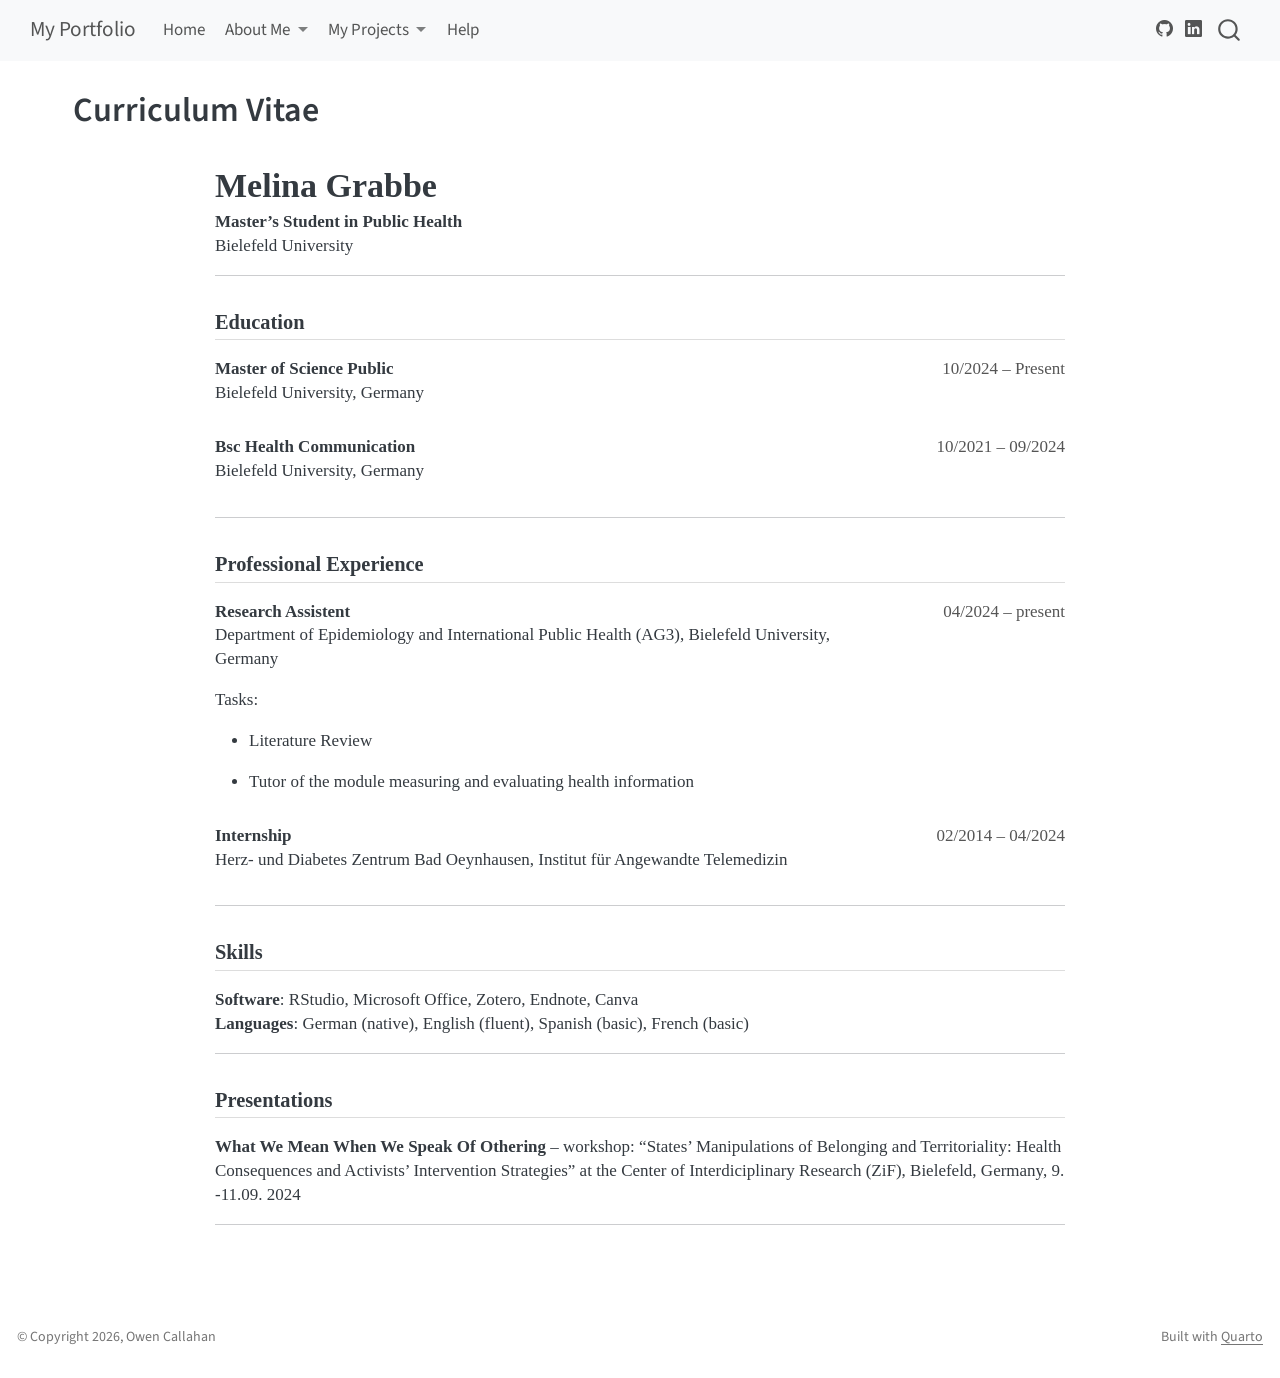
<file: about.html>
<!DOCTYPE html>
<html xmlns="http://www.w3.org/1999/xhtml" lang="en" xml:lang="en"><head>

<meta charset="utf-8">
<meta name="generator" content="quarto-1.8.27">

<meta name="viewport" content="width=device-width, initial-scale=1.0, user-scalable=yes">


<title>Curriculum Vitae – My Portfolio</title>
<style>
code{white-space: pre-wrap;}
span.smallcaps{font-variant: small-caps;}
div.columns{display: flex; gap: min(4vw, 1.5em);}
div.column{flex: auto; overflow-x: auto;}
div.hanging-indent{margin-left: 1.5em; text-indent: -1.5em;}
ul.task-list{list-style: none;}
ul.task-list li input[type="checkbox"] {
  width: 0.8em;
  margin: 0 0.8em 0.2em -1em; /* quarto-specific, see https://github.com/quarto-dev/quarto-cli/issues/4556 */ 
  vertical-align: middle;
}
</style>


<script src="site_libs/quarto-nav/quarto-nav.js"></script>
<script src="site_libs/quarto-nav/headroom.min.js"></script>
<script src="site_libs/clipboard/clipboard.min.js"></script>
<script src="site_libs/quarto-search/autocomplete.umd.js"></script>
<script src="site_libs/quarto-search/fuse.min.js"></script>
<script src="site_libs/quarto-search/quarto-search.js"></script>
<meta name="quarto:offset" content="./">
<script src="site_libs/quarto-html/quarto.js" type="module"></script>
<script src="site_libs/quarto-html/tabsets/tabsets.js" type="module"></script>
<script src="site_libs/quarto-html/axe/axe-check.js" type="module"></script>
<script src="site_libs/quarto-html/popper.min.js"></script>
<script src="site_libs/quarto-html/tippy.umd.min.js"></script>
<script src="site_libs/quarto-html/anchor.min.js"></script>
<link href="site_libs/quarto-html/tippy.css" rel="stylesheet">
<link href="site_libs/quarto-html/quarto-syntax-highlighting-ed96de9b727972fe78a7b5d16c58bf87.css" rel="stylesheet" id="quarto-text-highlighting-styles">
<script src="site_libs/bootstrap/bootstrap.min.js"></script>
<link href="site_libs/bootstrap/bootstrap-icons.css" rel="stylesheet">
<link href="site_libs/bootstrap/bootstrap-5b4ad623e5705c0698d39aec6f10cf02.min.css" rel="stylesheet" append-hash="true" id="quarto-bootstrap" data-mode="light">
<script id="quarto-search-options" type="application/json">{
  "location": "navbar",
  "copy-button": false,
  "collapse-after": 3,
  "panel-placement": "end",
  "type": "overlay",
  "limit": 50,
  "keyboard-shortcut": [
    "f",
    "/",
    "s"
  ],
  "show-item-context": false,
  "language": {
    "search-no-results-text": "No results",
    "search-matching-documents-text": "matching documents",
    "search-copy-link-title": "Copy link to search",
    "search-hide-matches-text": "Hide additional matches",
    "search-more-match-text": "more match in this document",
    "search-more-matches-text": "more matches in this document",
    "search-clear-button-title": "Clear",
    "search-text-placeholder": "",
    "search-detached-cancel-button-title": "Cancel",
    "search-submit-button-title": "Submit",
    "search-label": "Search"
  }
}</script>


<link rel="stylesheet" href="cv-styles.css">
</head>

<body class="nav-fixed quarto-light">

<div id="quarto-search-results"></div>
  <header id="quarto-header" class="headroom fixed-top">
    <nav class="navbar navbar-expand-lg " data-bs-theme="dark">
      <div class="navbar-container container-fluid">
      <div class="navbar-brand-container mx-auto">
    <a class="navbar-brand" href="./index.html">
    <span class="navbar-title">My Portfolio</span>
    </a>
  </div>
            <div id="quarto-search" class="" title="Search"></div>
          <button class="navbar-toggler" type="button" data-bs-toggle="collapse" data-bs-target="#navbarCollapse" aria-controls="navbarCollapse" role="menu" aria-expanded="false" aria-label="Toggle navigation" onclick="if (window.quartoToggleHeadroom) { window.quartoToggleHeadroom(); }">
  <span class="navbar-toggler-icon"></span>
</button>
          <div class="collapse navbar-collapse" id="navbarCollapse">
            <ul class="navbar-nav navbar-nav-scroll me-auto">
  <li class="nav-item">
    <a class="nav-link" href="./index.html"> 
<span class="menu-text">Home</span></a>
  </li>  
  <li class="nav-item dropdown ">
    <a class="nav-link dropdown-toggle" href="#" id="nav-menu-about-me" role="link" data-bs-toggle="dropdown" aria-expanded="false">
 <span class="menu-text">About Me</span>
    </a>
    <ul class="dropdown-menu" aria-labelledby="nav-menu-about-me">    
        <li>
    <a class="dropdown-item" href="./about.html">
 <span class="dropdown-text">My Resume</span></a>
  </li>  
        <li>
    <a class="dropdown-item" href="./active.html">
 <span class="dropdown-text">Political &amp; Environmental Activism</span></a>
  </li>  
    </ul>
  </li>
  <li class="nav-item dropdown ">
    <a class="nav-link dropdown-toggle" href="#" id="nav-menu-my-projects" role="link" data-bs-toggle="dropdown" aria-expanded="false">
 <span class="menu-text">My Projects</span>
    </a>
    <ul class="dropdown-menu" aria-labelledby="nav-menu-my-projects">    
        <li>
    <a class="dropdown-item" href="./proj1.html">
 <span class="dropdown-text">Bootstraping Example</span></a>
  </li>  
    </ul>
  </li>
  <li class="nav-item">
    <a class="nav-link" href="./help.html"> 
<span class="menu-text">Help</span></a>
  </li>  
</ul>
          </div> <!-- /navcollapse -->
            <div class="quarto-navbar-tools">
    <a href="https://github.com/0-cal/my-portfolio" title="" class="quarto-navigation-tool px-1" aria-label=""><i class="bi bi-github"></i></a>
    <a href="" title="" class="quarto-navigation-tool px-1" aria-label=""><i class="bi bi-linkedin"></i></a>
</div>
      </div> <!-- /container-fluid -->
    </nav>
</header>
<!-- content -->
<div id="quarto-content" class="quarto-container page-columns page-rows-contents page-layout-full page-navbar">
<!-- sidebar -->
<!-- margin-sidebar -->
    
<!-- main -->
<main class="content column-page" id="quarto-document-content">

<header id="title-block-header" class="quarto-title-block default">
<div class="quarto-title">
<h1 class="title">Curriculum Vitae</h1>
</div>



<div class="quarto-title-meta column-page">

    
  
    
  </div>
  


</header>


<section id="melina-grabbe" class="level1 cv-container">
<h1>Melina Grabbe</h1>
<p><strong>Master’s Student in Public Health</strong><br>
Bielefeld University</p>
<hr>
<section id="education" class="level2">
<h2 class="anchored" data-anchor-id="education">Education</h2>
<div class="cv-item">
<div class="cv-left">
<p><strong>Master of Science Public</strong><br>
Bielefeld University, Germany</p>
</div>
<div class="cv-right">
<p>10/2024 – Present</p>
</div>
</div>
<div class="cv-item">
<div class="cv-left">
<p><strong>Bsc Health Communication</strong><br>
Bielefeld University, Germany</p>
</div>
<div class="cv-right">
<p>10/2021 – 09/2024</p>
</div>
</div>
<hr>
</section>
<section id="professional-experience" class="level2">
<h2 class="anchored" data-anchor-id="professional-experience">Professional Experience</h2>
<div class="cv-item">
<div class="cv-left">
<p><strong>Research Assistent</strong><br>
Department of Epidemiology and International Public Health (AG3), Bielefeld University, Germany</p>
<p>Tasks:</p>
<ul>
<li><p>Literature Review</p></li>
<li><p>Tutor of the module measuring and evaluating health information</p></li>
</ul>
</div>
<div class="cv-right">
<p>04/2024 – present</p>
</div>
</div>
<div class="cv-item">
<div class="cv-left">
<p><strong>Internship</strong><br>
Herz- und Diabetes Zentrum Bad Oeynhausen, Institut für Angewandte Telemedizin</p>
</div>
<div class="cv-right">
<p>02/2014 – 04/2024</p>
</div>
</div>
<hr>
</section>
<section id="skills" class="level2">
<h2 class="anchored" data-anchor-id="skills">Skills</h2>
<p><strong>Software</strong>: RStudio, Microsoft Office, Zotero, Endnote, Canva<br>
<strong>Languages</strong>: German (native), English (fluent), Spanish (basic), French (basic)</p>
<hr>
</section>
<section id="presentations" class="level2">
<h2 class="anchored" data-anchor-id="presentations">Presentations</h2>
<p><strong>What We Mean When We Speak Of Othering</strong> – workshop: “States’ Manipulations of Belonging and Territoriality: Health Consequences and Activists’ Intervention Strategies” at the Center of Interdiciplinary Research (ZiF), Bielefeld, Germany, 9. -11.09. 2024</p>
<hr>


</section>
</section>

</main> <!-- /main -->
<script id="quarto-html-after-body" type="application/javascript">
  window.document.addEventListener("DOMContentLoaded", function (event) {
    const icon = "";
    const anchorJS = new window.AnchorJS();
    anchorJS.options = {
      placement: 'right',
      icon: icon
    };
    anchorJS.add('.anchored');
    const isCodeAnnotation = (el) => {
      for (const clz of el.classList) {
        if (clz.startsWith('code-annotation-')) {                     
          return true;
        }
      }
      return false;
    }
    const onCopySuccess = function(e) {
      // button target
      const button = e.trigger;
      // don't keep focus
      button.blur();
      // flash "checked"
      button.classList.add('code-copy-button-checked');
      var currentTitle = button.getAttribute("title");
      button.setAttribute("title", "Copied!");
      let tooltip;
      if (window.bootstrap) {
        button.setAttribute("data-bs-toggle", "tooltip");
        button.setAttribute("data-bs-placement", "left");
        button.setAttribute("data-bs-title", "Copied!");
        tooltip = new bootstrap.Tooltip(button, 
          { trigger: "manual", 
            customClass: "code-copy-button-tooltip",
            offset: [0, -8]});
        tooltip.show();    
      }
      setTimeout(function() {
        if (tooltip) {
          tooltip.hide();
          button.removeAttribute("data-bs-title");
          button.removeAttribute("data-bs-toggle");
          button.removeAttribute("data-bs-placement");
        }
        button.setAttribute("title", currentTitle);
        button.classList.remove('code-copy-button-checked');
      }, 1000);
      // clear code selection
      e.clearSelection();
    }
    const getTextToCopy = function(trigger) {
      const outerScaffold = trigger.parentElement.cloneNode(true);
      const codeEl = outerScaffold.querySelector('code');
      for (const childEl of codeEl.children) {
        if (isCodeAnnotation(childEl)) {
          childEl.remove();
        }
      }
      return codeEl.innerText;
    }
    const clipboard = new window.ClipboardJS('.code-copy-button:not([data-in-quarto-modal])', {
      text: getTextToCopy
    });
    clipboard.on('success', onCopySuccess);
    if (window.document.getElementById('quarto-embedded-source-code-modal')) {
      const clipboardModal = new window.ClipboardJS('.code-copy-button[data-in-quarto-modal]', {
        text: getTextToCopy,
        container: window.document.getElementById('quarto-embedded-source-code-modal')
      });
      clipboardModal.on('success', onCopySuccess);
    }
      var localhostRegex = new RegExp(/^(?:http|https):\/\/localhost\:?[0-9]*\//);
      var mailtoRegex = new RegExp(/^mailto:/);
        var filterRegex = new RegExp('/' + window.location.host + '/');
      var isInternal = (href) => {
          return filterRegex.test(href) || localhostRegex.test(href) || mailtoRegex.test(href);
      }
      // Inspect non-navigation links and adorn them if external
     var links = window.document.querySelectorAll('a[href]:not(.nav-link):not(.navbar-brand):not(.toc-action):not(.sidebar-link):not(.sidebar-item-toggle):not(.pagination-link):not(.no-external):not([aria-hidden]):not(.dropdown-item):not(.quarto-navigation-tool):not(.about-link)');
      for (var i=0; i<links.length; i++) {
        const link = links[i];
        if (!isInternal(link.href)) {
          // undo the damage that might have been done by quarto-nav.js in the case of
          // links that we want to consider external
          if (link.dataset.originalHref !== undefined) {
            link.href = link.dataset.originalHref;
          }
        }
      }
    function tippyHover(el, contentFn, onTriggerFn, onUntriggerFn) {
      const config = {
        allowHTML: true,
        maxWidth: 500,
        delay: 100,
        arrow: false,
        appendTo: function(el) {
            return el.parentElement;
        },
        interactive: true,
        interactiveBorder: 10,
        theme: 'quarto',
        placement: 'bottom-start',
      };
      if (contentFn) {
        config.content = contentFn;
      }
      if (onTriggerFn) {
        config.onTrigger = onTriggerFn;
      }
      if (onUntriggerFn) {
        config.onUntrigger = onUntriggerFn;
      }
      window.tippy(el, config); 
    }
    const noterefs = window.document.querySelectorAll('a[role="doc-noteref"]');
    for (var i=0; i<noterefs.length; i++) {
      const ref = noterefs[i];
      tippyHover(ref, function() {
        // use id or data attribute instead here
        let href = ref.getAttribute('data-footnote-href') || ref.getAttribute('href');
        try { href = new URL(href).hash; } catch {}
        const id = href.replace(/^#\/?/, "");
        const note = window.document.getElementById(id);
        if (note) {
          return note.innerHTML;
        } else {
          return "";
        }
      });
    }
    const xrefs = window.document.querySelectorAll('a.quarto-xref');
    const processXRef = (id, note) => {
      // Strip column container classes
      const stripColumnClz = (el) => {
        el.classList.remove("page-full", "page-columns");
        if (el.children) {
          for (const child of el.children) {
            stripColumnClz(child);
          }
        }
      }
      stripColumnClz(note)
      if (id === null || id.startsWith('sec-')) {
        // Special case sections, only their first couple elements
        const container = document.createElement("div");
        if (note.children && note.children.length > 2) {
          container.appendChild(note.children[0].cloneNode(true));
          for (let i = 1; i < note.children.length; i++) {
            const child = note.children[i];
            if (child.tagName === "P" && child.innerText === "") {
              continue;
            } else {
              container.appendChild(child.cloneNode(true));
              break;
            }
          }
          if (window.Quarto?.typesetMath) {
            window.Quarto.typesetMath(container);
          }
          return container.innerHTML
        } else {
          if (window.Quarto?.typesetMath) {
            window.Quarto.typesetMath(note);
          }
          return note.innerHTML;
        }
      } else {
        // Remove any anchor links if they are present
        const anchorLink = note.querySelector('a.anchorjs-link');
        if (anchorLink) {
          anchorLink.remove();
        }
        if (window.Quarto?.typesetMath) {
          window.Quarto.typesetMath(note);
        }
        if (note.classList.contains("callout")) {
          return note.outerHTML;
        } else {
          return note.innerHTML;
        }
      }
    }
    for (var i=0; i<xrefs.length; i++) {
      const xref = xrefs[i];
      tippyHover(xref, undefined, function(instance) {
        instance.disable();
        let url = xref.getAttribute('href');
        let hash = undefined; 
        if (url.startsWith('#')) {
          hash = url;
        } else {
          try { hash = new URL(url).hash; } catch {}
        }
        if (hash) {
          const id = hash.replace(/^#\/?/, "");
          const note = window.document.getElementById(id);
          if (note !== null) {
            try {
              const html = processXRef(id, note.cloneNode(true));
              instance.setContent(html);
            } finally {
              instance.enable();
              instance.show();
            }
          } else {
            // See if we can fetch this
            fetch(url.split('#')[0])
            .then(res => res.text())
            .then(html => {
              const parser = new DOMParser();
              const htmlDoc = parser.parseFromString(html, "text/html");
              const note = htmlDoc.getElementById(id);
              if (note !== null) {
                const html = processXRef(id, note);
                instance.setContent(html);
              } 
            }).finally(() => {
              instance.enable();
              instance.show();
            });
          }
        } else {
          // See if we can fetch a full url (with no hash to target)
          // This is a special case and we should probably do some content thinning / targeting
          fetch(url)
          .then(res => res.text())
          .then(html => {
            const parser = new DOMParser();
            const htmlDoc = parser.parseFromString(html, "text/html");
            const note = htmlDoc.querySelector('main.content');
            if (note !== null) {
              // This should only happen for chapter cross references
              // (since there is no id in the URL)
              // remove the first header
              if (note.children.length > 0 && note.children[0].tagName === "HEADER") {
                note.children[0].remove();
              }
              const html = processXRef(null, note);
              instance.setContent(html);
            } 
          }).finally(() => {
            instance.enable();
            instance.show();
          });
        }
      }, function(instance) {
      });
    }
        let selectedAnnoteEl;
        const selectorForAnnotation = ( cell, annotation) => {
          let cellAttr = 'data-code-cell="' + cell + '"';
          let lineAttr = 'data-code-annotation="' +  annotation + '"';
          const selector = 'span[' + cellAttr + '][' + lineAttr + ']';
          return selector;
        }
        const selectCodeLines = (annoteEl) => {
          const doc = window.document;
          const targetCell = annoteEl.getAttribute("data-target-cell");
          const targetAnnotation = annoteEl.getAttribute("data-target-annotation");
          const annoteSpan = window.document.querySelector(selectorForAnnotation(targetCell, targetAnnotation));
          const lines = annoteSpan.getAttribute("data-code-lines").split(",");
          const lineIds = lines.map((line) => {
            return targetCell + "-" + line;
          })
          let top = null;
          let height = null;
          let parent = null;
          if (lineIds.length > 0) {
              //compute the position of the single el (top and bottom and make a div)
              const el = window.document.getElementById(lineIds[0]);
              top = el.offsetTop;
              height = el.offsetHeight;
              parent = el.parentElement.parentElement;
            if (lineIds.length > 1) {
              const lastEl = window.document.getElementById(lineIds[lineIds.length - 1]);
              const bottom = lastEl.offsetTop + lastEl.offsetHeight;
              height = bottom - top;
            }
            if (top !== null && height !== null && parent !== null) {
              // cook up a div (if necessary) and position it 
              let div = window.document.getElementById("code-annotation-line-highlight");
              if (div === null) {
                div = window.document.createElement("div");
                div.setAttribute("id", "code-annotation-line-highlight");
                div.style.position = 'absolute';
                parent.appendChild(div);
              }
              div.style.top = top - 2 + "px";
              div.style.height = height + 4 + "px";
              div.style.left = 0;
              let gutterDiv = window.document.getElementById("code-annotation-line-highlight-gutter");
              if (gutterDiv === null) {
                gutterDiv = window.document.createElement("div");
                gutterDiv.setAttribute("id", "code-annotation-line-highlight-gutter");
                gutterDiv.style.position = 'absolute';
                const codeCell = window.document.getElementById(targetCell);
                const gutter = codeCell.querySelector('.code-annotation-gutter');
                gutter.appendChild(gutterDiv);
              }
              gutterDiv.style.top = top - 2 + "px";
              gutterDiv.style.height = height + 4 + "px";
            }
            selectedAnnoteEl = annoteEl;
          }
        };
        const unselectCodeLines = () => {
          const elementsIds = ["code-annotation-line-highlight", "code-annotation-line-highlight-gutter"];
          elementsIds.forEach((elId) => {
            const div = window.document.getElementById(elId);
            if (div) {
              div.remove();
            }
          });
          selectedAnnoteEl = undefined;
        };
          // Handle positioning of the toggle
      window.addEventListener(
        "resize",
        throttle(() => {
          elRect = undefined;
          if (selectedAnnoteEl) {
            selectCodeLines(selectedAnnoteEl);
          }
        }, 10)
      );
      function throttle(fn, ms) {
      let throttle = false;
      let timer;
        return (...args) => {
          if(!throttle) { // first call gets through
              fn.apply(this, args);
              throttle = true;
          } else { // all the others get throttled
              if(timer) clearTimeout(timer); // cancel #2
              timer = setTimeout(() => {
                fn.apply(this, args);
                timer = throttle = false;
              }, ms);
          }
        };
      }
        // Attach click handler to the DT
        const annoteDls = window.document.querySelectorAll('dt[data-target-cell]');
        for (const annoteDlNode of annoteDls) {
          annoteDlNode.addEventListener('click', (event) => {
            const clickedEl = event.target;
            if (clickedEl !== selectedAnnoteEl) {
              unselectCodeLines();
              const activeEl = window.document.querySelector('dt[data-target-cell].code-annotation-active');
              if (activeEl) {
                activeEl.classList.remove('code-annotation-active');
              }
              selectCodeLines(clickedEl);
              clickedEl.classList.add('code-annotation-active');
            } else {
              // Unselect the line
              unselectCodeLines();
              clickedEl.classList.remove('code-annotation-active');
            }
          });
        }
    const findCites = (el) => {
      const parentEl = el.parentElement;
      if (parentEl) {
        const cites = parentEl.dataset.cites;
        if (cites) {
          return {
            el,
            cites: cites.split(' ')
          };
        } else {
          return findCites(el.parentElement)
        }
      } else {
        return undefined;
      }
    };
    var bibliorefs = window.document.querySelectorAll('a[role="doc-biblioref"]');
    for (var i=0; i<bibliorefs.length; i++) {
      const ref = bibliorefs[i];
      const citeInfo = findCites(ref);
      if (citeInfo) {
        tippyHover(citeInfo.el, function() {
          var popup = window.document.createElement('div');
          citeInfo.cites.forEach(function(cite) {
            var citeDiv = window.document.createElement('div');
            citeDiv.classList.add('hanging-indent');
            citeDiv.classList.add('csl-entry');
            var biblioDiv = window.document.getElementById('ref-' + cite);
            if (biblioDiv) {
              citeDiv.innerHTML = biblioDiv.innerHTML;
            }
            popup.appendChild(citeDiv);
          });
          return popup.innerHTML;
        });
      }
    }
  });
  </script>
</div> <!-- /content -->
<footer class="footer">
  <div class="nav-footer">
    <div class="nav-footer-left">
<p>© Copyright 2026, Owen Callahan</p>
</div>   
    <div class="nav-footer-center">
      &nbsp;
    </div>
    <div class="nav-footer-right">
<p>Built with <a href="https://quarto.org/">Quarto</a></p>
</div>
  </div>
</footer>




</body></html>
</file>
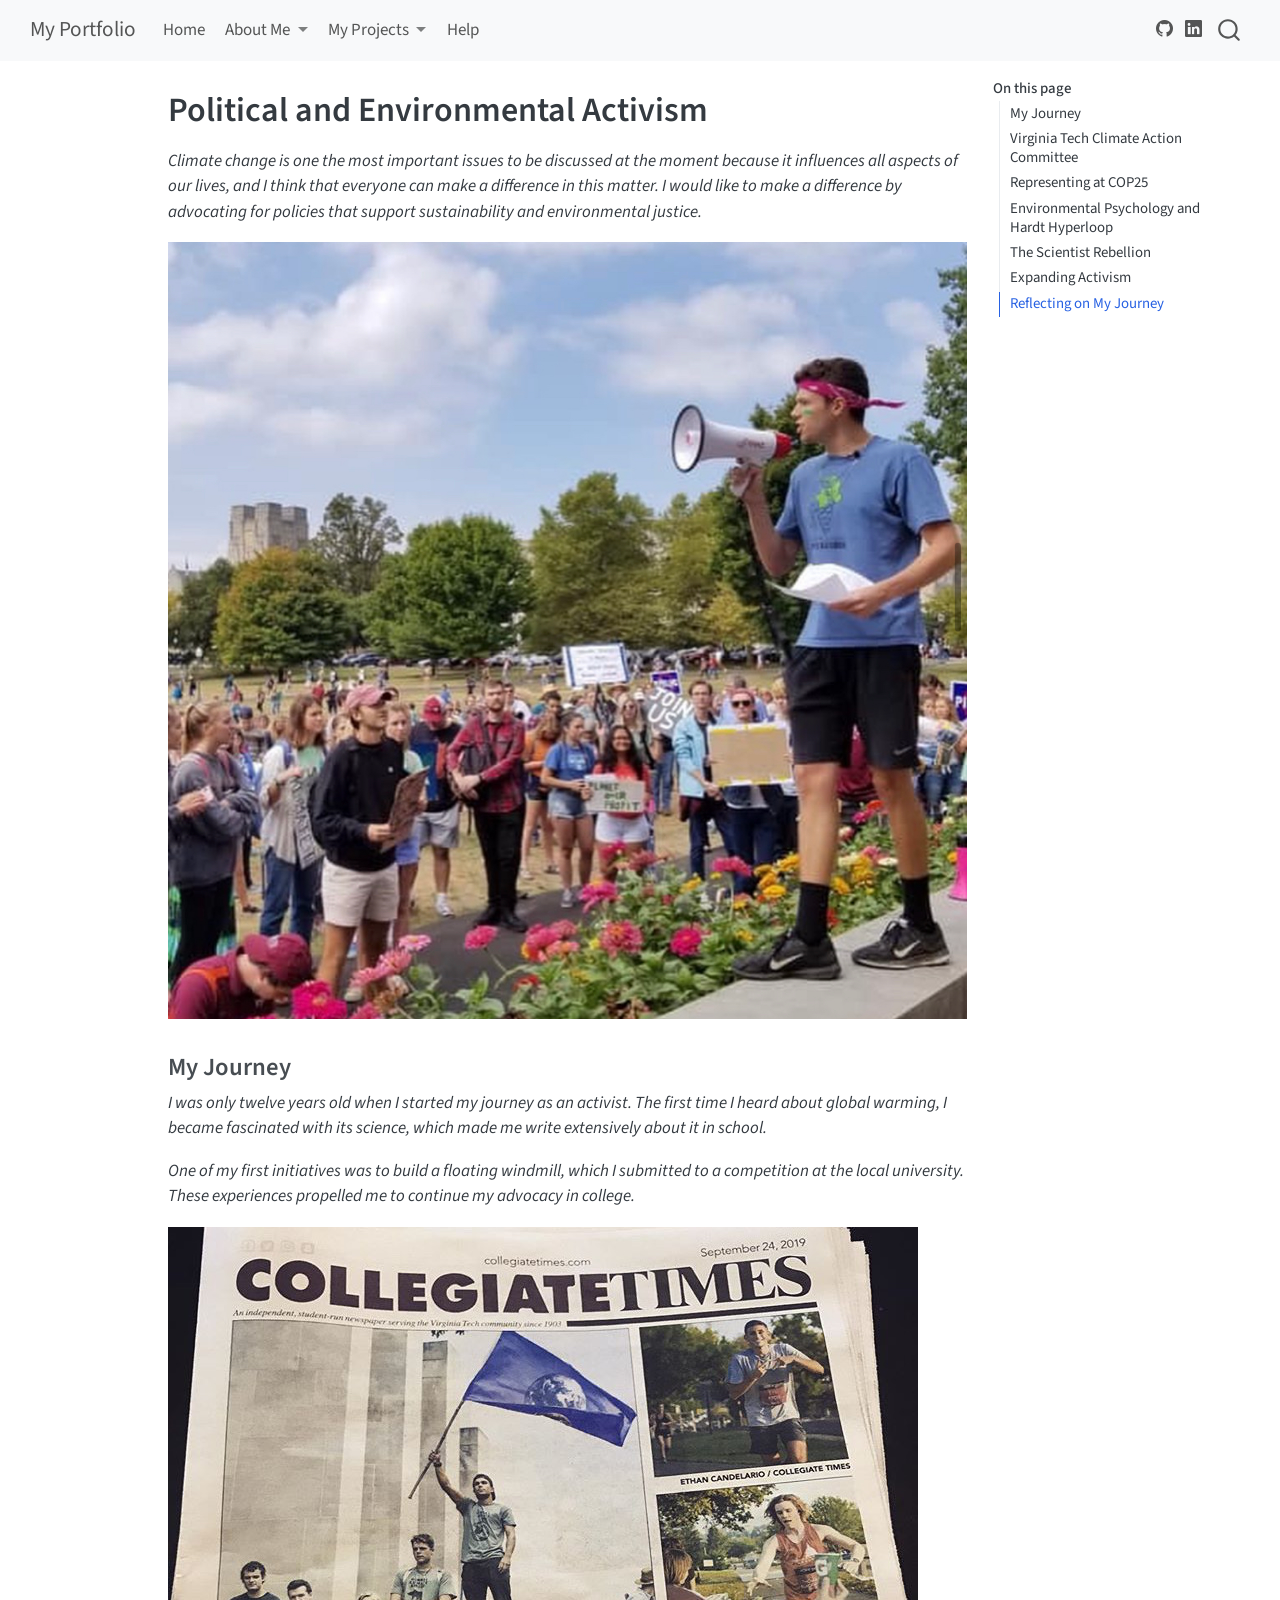
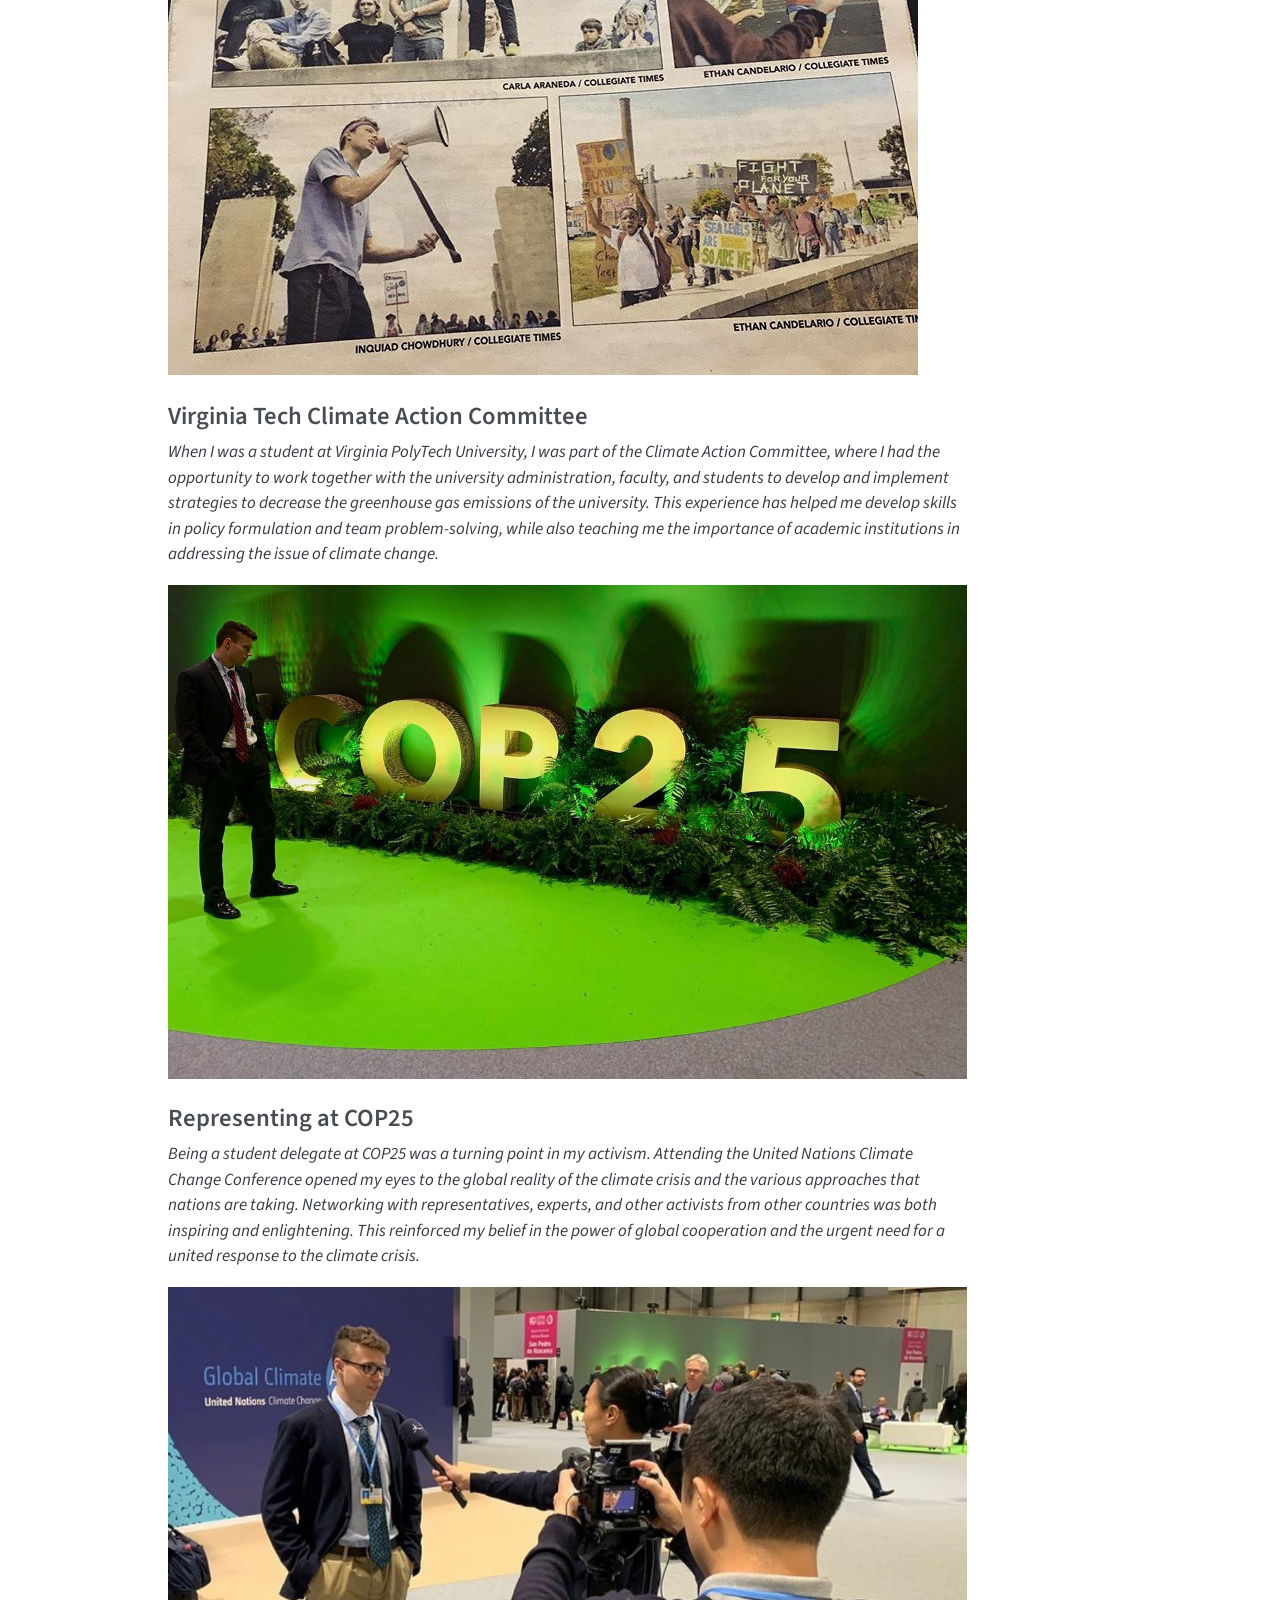
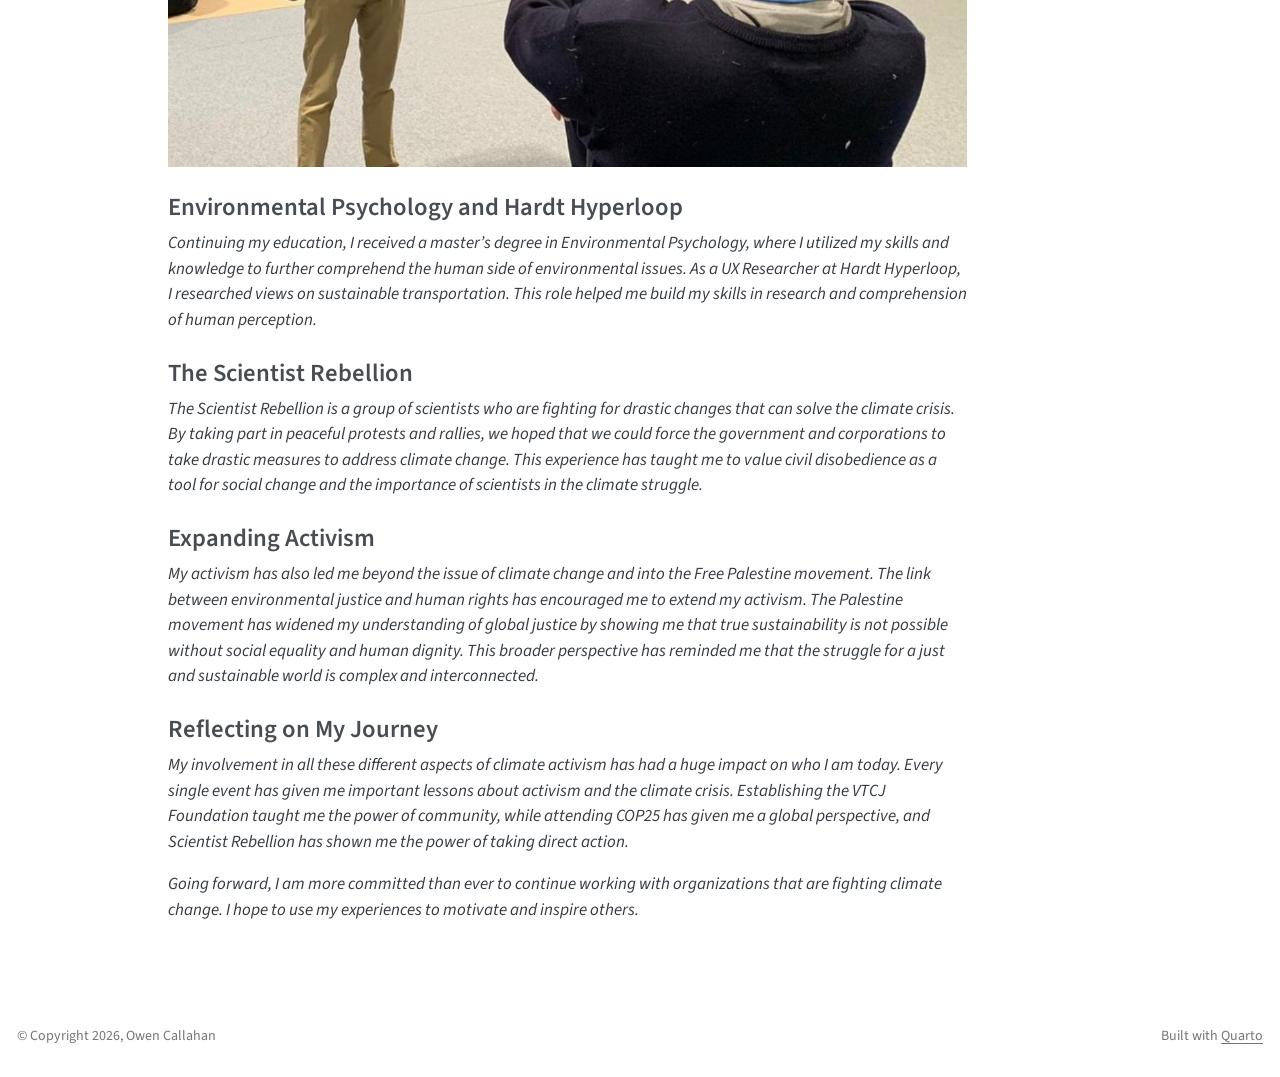
<file: active.html>
<!DOCTYPE html>
<html xmlns="http://www.w3.org/1999/xhtml" lang="en" xml:lang="en"><head>

<meta charset="utf-8">
<meta name="generator" content="quarto-1.8.27">

<meta name="viewport" content="width=device-width, initial-scale=1.0, user-scalable=yes">


<title>Political and Environmental Activism – My Portfolio</title>
<style>
code{white-space: pre-wrap;}
span.smallcaps{font-variant: small-caps;}
div.columns{display: flex; gap: min(4vw, 1.5em);}
div.column{flex: auto; overflow-x: auto;}
div.hanging-indent{margin-left: 1.5em; text-indent: -1.5em;}
ul.task-list{list-style: none;}
ul.task-list li input[type="checkbox"] {
  width: 0.8em;
  margin: 0 0.8em 0.2em -1em; /* quarto-specific, see https://github.com/quarto-dev/quarto-cli/issues/4556 */ 
  vertical-align: middle;
}
</style>


<script src="site_libs/quarto-nav/quarto-nav.js"></script>
<script src="site_libs/quarto-nav/headroom.min.js"></script>
<script src="site_libs/clipboard/clipboard.min.js"></script>
<script src="site_libs/quarto-search/autocomplete.umd.js"></script>
<script src="site_libs/quarto-search/fuse.min.js"></script>
<script src="site_libs/quarto-search/quarto-search.js"></script>
<meta name="quarto:offset" content="./">
<script src="site_libs/quarto-html/quarto.js" type="module"></script>
<script src="site_libs/quarto-html/tabsets/tabsets.js" type="module"></script>
<script src="site_libs/quarto-html/axe/axe-check.js" type="module"></script>
<script src="site_libs/quarto-html/popper.min.js"></script>
<script src="site_libs/quarto-html/tippy.umd.min.js"></script>
<script src="site_libs/quarto-html/anchor.min.js"></script>
<link href="site_libs/quarto-html/tippy.css" rel="stylesheet">
<link href="site_libs/quarto-html/quarto-syntax-highlighting-ed96de9b727972fe78a7b5d16c58bf87.css" rel="stylesheet" id="quarto-text-highlighting-styles">
<script src="site_libs/bootstrap/bootstrap.min.js"></script>
<link href="site_libs/bootstrap/bootstrap-icons.css" rel="stylesheet">
<link href="site_libs/bootstrap/bootstrap-5b4ad623e5705c0698d39aec6f10cf02.min.css" rel="stylesheet" append-hash="true" id="quarto-bootstrap" data-mode="light">
<script id="quarto-search-options" type="application/json">{
  "location": "navbar",
  "copy-button": false,
  "collapse-after": 3,
  "panel-placement": "end",
  "type": "overlay",
  "limit": 50,
  "keyboard-shortcut": [
    "f",
    "/",
    "s"
  ],
  "show-item-context": false,
  "language": {
    "search-no-results-text": "No results",
    "search-matching-documents-text": "matching documents",
    "search-copy-link-title": "Copy link to search",
    "search-hide-matches-text": "Hide additional matches",
    "search-more-match-text": "more match in this document",
    "search-more-matches-text": "more matches in this document",
    "search-clear-button-title": "Clear",
    "search-text-placeholder": "",
    "search-detached-cancel-button-title": "Cancel",
    "search-submit-button-title": "Submit",
    "search-label": "Search"
  }
}</script>


</head>

<body class="nav-fixed quarto-light">

<div id="quarto-search-results"></div>
  <header id="quarto-header" class="headroom fixed-top">
    <nav class="navbar navbar-expand-lg " data-bs-theme="dark">
      <div class="navbar-container container-fluid">
      <div class="navbar-brand-container mx-auto">
    <a class="navbar-brand" href="./index.html">
    <span class="navbar-title">My Portfolio</span>
    </a>
  </div>
            <div id="quarto-search" class="" title="Search"></div>
          <button class="navbar-toggler" type="button" data-bs-toggle="collapse" data-bs-target="#navbarCollapse" aria-controls="navbarCollapse" role="menu" aria-expanded="false" aria-label="Toggle navigation" onclick="if (window.quartoToggleHeadroom) { window.quartoToggleHeadroom(); }">
  <span class="navbar-toggler-icon"></span>
</button>
          <div class="collapse navbar-collapse" id="navbarCollapse">
            <ul class="navbar-nav navbar-nav-scroll me-auto">
  <li class="nav-item">
    <a class="nav-link" href="./index.html"> 
<span class="menu-text">Home</span></a>
  </li>  
  <li class="nav-item dropdown ">
    <a class="nav-link dropdown-toggle" href="#" id="nav-menu-about-me" role="link" data-bs-toggle="dropdown" aria-expanded="false">
 <span class="menu-text">About Me</span>
    </a>
    <ul class="dropdown-menu" aria-labelledby="nav-menu-about-me">    
        <li>
    <a class="dropdown-item" href="./about.html">
 <span class="dropdown-text">My Resume</span></a>
  </li>  
        <li>
    <a class="dropdown-item" href="./active.html">
 <span class="dropdown-text">Political &amp; Environmental Activism</span></a>
  </li>  
    </ul>
  </li>
  <li class="nav-item dropdown ">
    <a class="nav-link dropdown-toggle" href="#" id="nav-menu-my-projects" role="link" data-bs-toggle="dropdown" aria-expanded="false">
 <span class="menu-text">My Projects</span>
    </a>
    <ul class="dropdown-menu" aria-labelledby="nav-menu-my-projects">    
        <li>
    <a class="dropdown-item" href="./proj1.html">
 <span class="dropdown-text">Bootstraping Example</span></a>
  </li>  
    </ul>
  </li>
  <li class="nav-item">
    <a class="nav-link" href="./help.html"> 
<span class="menu-text">Help</span></a>
  </li>  
</ul>
          </div> <!-- /navcollapse -->
            <div class="quarto-navbar-tools">
    <a href="https://github.com/0-cal/my-portfolio" title="" class="quarto-navigation-tool px-1" aria-label=""><i class="bi bi-github"></i></a>
    <a href="" title="" class="quarto-navigation-tool px-1" aria-label=""><i class="bi bi-linkedin"></i></a>
</div>
      </div> <!-- /container-fluid -->
    </nav>
</header>
<!-- content -->
<div id="quarto-content" class="quarto-container page-columns page-rows-contents page-layout-article page-navbar">
<!-- sidebar -->
<!-- margin-sidebar -->
    <div id="quarto-margin-sidebar" class="sidebar margin-sidebar">
        <nav id="TOC" role="doc-toc" class="toc-active">
    <h2 id="toc-title">On this page</h2>
   
  <ul>
  <li><a href="#my-journey" id="toc-my-journey" class="nav-link active" data-scroll-target="#my-journey">My Journey</a></li>
  <li><a href="#virginia-tech-climate-action-committee" id="toc-virginia-tech-climate-action-committee" class="nav-link" data-scroll-target="#virginia-tech-climate-action-committee">Virginia Tech Climate Action Committee</a></li>
  <li><a href="#representing-at-cop25" id="toc-representing-at-cop25" class="nav-link" data-scroll-target="#representing-at-cop25">Representing at COP25</a></li>
  <li><a href="#environmental-psychology-and-hardt-hyperloop" id="toc-environmental-psychology-and-hardt-hyperloop" class="nav-link" data-scroll-target="#environmental-psychology-and-hardt-hyperloop">Environmental Psychology and Hardt Hyperloop</a></li>
  <li><a href="#the-scientist-rebellion" id="toc-the-scientist-rebellion" class="nav-link" data-scroll-target="#the-scientist-rebellion">The Scientist Rebellion</a></li>
  <li><a href="#expanding-activism" id="toc-expanding-activism" class="nav-link" data-scroll-target="#expanding-activism">Expanding Activism</a></li>
  <li><a href="#reflecting-on-my-journey" id="toc-reflecting-on-my-journey" class="nav-link" data-scroll-target="#reflecting-on-my-journey">Reflecting on My Journey</a></li>
  </ul>
</nav>
    </div>
<!-- main -->
<main class="content" id="quarto-document-content">

<header id="title-block-header" class="quarto-title-block default">
<div class="quarto-title">
<h1 class="title">Political and Environmental Activism</h1>
</div>



<div class="quarto-title-meta">

    
  
    
  </div>
  


</header>


<p><em>Climate change is one the most important issues to be discussed at the moment because it influences all aspects of our lives, and I think that everyone can make a difference in this matter. I would like to make a difference by advocating for policies that support sustainability and environmental justice.</em></p>
<p><img src="images/IMG_1519 2.jpg" class="img-fluid"></p>
<section id="my-journey" class="level3">
<h3 class="anchored" data-anchor-id="my-journey">My Journey</h3>
<p><em>I was only twelve years old when I started my journey as an activist. The first time I heard about global warming, I became fascinated with its science, which made me write extensively about it in school.</em></p>
<p><em>One of my first initiatives was to build a floating windmill, which I submitted to a competition at the local university. These experiences propelled me to continue my advocacy in college.</em></p>
<p><img src="images/IMG_6247.JPG" class="img-fluid"></p>
</section>
<section id="virginia-tech-climate-action-committee" class="level3">
<h3 class="anchored" data-anchor-id="virginia-tech-climate-action-committee">Virginia Tech Climate Action Committee</h3>
<p><em>When I was a student at Virginia PolyTech University, I was part of the Climate Action Committee, where I had the opportunity to work together with the university administration, faculty, and students to develop and implement strategies to decrease the greenhouse gas emissions of the university. This experience has helped me develop skills in policy formulation and team problem-solving, while also teaching me the importance of academic institutions in addressing the issue of climate change.</em></p>
<p><img src="images/IMG_1520.jpg" class="img-fluid"></p>
</section>
<section id="representing-at-cop25" class="level3">
<h3 class="anchored" data-anchor-id="representing-at-cop25">Representing at COP25</h3>
<p><em>Being a student delegate at COP25 was a turning point in my activism. Attending the United Nations Climate Change Conference opened my eyes to the global reality of the climate crisis and the various approaches that nations are taking. Networking with representatives, experts, and other activists from other countries was both inspiring and enlightening. This reinforced my belief in the power of global cooperation and the urgent need for a united response to the climate crisis.</em></p>
<p><img src="images/IMG_1521.jpg" class="img-fluid"></p>
</section>
<section id="environmental-psychology-and-hardt-hyperloop" class="level3">
<h3 class="anchored" data-anchor-id="environmental-psychology-and-hardt-hyperloop">Environmental Psychology and Hardt Hyperloop</h3>
<p><em>Continuing my education, I received a master’s degree in Environmental Psychology, where I utilized my skills and knowledge to further comprehend the human side of environmental issues. As a UX Researcher at Hardt Hyperloop, I researched views on sustainable transportation. This role helped me build my skills in research and comprehension of human perception.</em></p>
</section>
<section id="the-scientist-rebellion" class="level3">
<h3 class="anchored" data-anchor-id="the-scientist-rebellion">The Scientist Rebellion</h3>
<p><em>The Scientist Rebellion is a group of scientists who are fighting for drastic changes that can solve the climate crisis. By taking part in peaceful protests and rallies, we hoped that we could force the government and corporations to take drastic measures to address climate change. This experience has taught me to value civil disobedience as a tool for social change and the importance of scientists in the climate struggle.</em></p>
</section>
<section id="expanding-activism" class="level3">
<h3 class="anchored" data-anchor-id="expanding-activism">Expanding Activism</h3>
<p><em>My activism has also led me beyond the issue of climate change and into the Free Palestine movement. The link between environmental justice and human rights has encouraged me to extend my activism. The Palestine movement has widened my understanding of global justice by showing me that true sustainability is not possible without social equality and human dignity. This broader perspective has reminded me that the struggle for a just and sustainable world is complex and interconnected.</em></p>
</section>
<section id="reflecting-on-my-journey" class="level3">
<h3 class="anchored" data-anchor-id="reflecting-on-my-journey">Reflecting on My Journey</h3>
<p><em>My involvement in all these different aspects of climate activism has had a huge impact on who I am today. Every single event has given me important lessons about activism and the climate crisis. Establishing the VTCJ Foundation taught me the power of community, while attending COP25 has given me a global perspective, and Scientist Rebellion has shown me the power of taking direct action.</em></p>
<p><em>Going forward, I am more committed than ever to continue working with organizations that are fighting climate change. I hope to use my experiences to motivate and inspire others.</em></p>


</section>

</main> <!-- /main -->
<script id="quarto-html-after-body" type="application/javascript">
  window.document.addEventListener("DOMContentLoaded", function (event) {
    const icon = "";
    const anchorJS = new window.AnchorJS();
    anchorJS.options = {
      placement: 'right',
      icon: icon
    };
    anchorJS.add('.anchored');
    const isCodeAnnotation = (el) => {
      for (const clz of el.classList) {
        if (clz.startsWith('code-annotation-')) {                     
          return true;
        }
      }
      return false;
    }
    const onCopySuccess = function(e) {
      // button target
      const button = e.trigger;
      // don't keep focus
      button.blur();
      // flash "checked"
      button.classList.add('code-copy-button-checked');
      var currentTitle = button.getAttribute("title");
      button.setAttribute("title", "Copied!");
      let tooltip;
      if (window.bootstrap) {
        button.setAttribute("data-bs-toggle", "tooltip");
        button.setAttribute("data-bs-placement", "left");
        button.setAttribute("data-bs-title", "Copied!");
        tooltip = new bootstrap.Tooltip(button, 
          { trigger: "manual", 
            customClass: "code-copy-button-tooltip",
            offset: [0, -8]});
        tooltip.show();    
      }
      setTimeout(function() {
        if (tooltip) {
          tooltip.hide();
          button.removeAttribute("data-bs-title");
          button.removeAttribute("data-bs-toggle");
          button.removeAttribute("data-bs-placement");
        }
        button.setAttribute("title", currentTitle);
        button.classList.remove('code-copy-button-checked');
      }, 1000);
      // clear code selection
      e.clearSelection();
    }
    const getTextToCopy = function(trigger) {
      const outerScaffold = trigger.parentElement.cloneNode(true);
      const codeEl = outerScaffold.querySelector('code');
      for (const childEl of codeEl.children) {
        if (isCodeAnnotation(childEl)) {
          childEl.remove();
        }
      }
      return codeEl.innerText;
    }
    const clipboard = new window.ClipboardJS('.code-copy-button:not([data-in-quarto-modal])', {
      text: getTextToCopy
    });
    clipboard.on('success', onCopySuccess);
    if (window.document.getElementById('quarto-embedded-source-code-modal')) {
      const clipboardModal = new window.ClipboardJS('.code-copy-button[data-in-quarto-modal]', {
        text: getTextToCopy,
        container: window.document.getElementById('quarto-embedded-source-code-modal')
      });
      clipboardModal.on('success', onCopySuccess);
    }
      var localhostRegex = new RegExp(/^(?:http|https):\/\/localhost\:?[0-9]*\//);
      var mailtoRegex = new RegExp(/^mailto:/);
        var filterRegex = new RegExp('/' + window.location.host + '/');
      var isInternal = (href) => {
          return filterRegex.test(href) || localhostRegex.test(href) || mailtoRegex.test(href);
      }
      // Inspect non-navigation links and adorn them if external
     var links = window.document.querySelectorAll('a[href]:not(.nav-link):not(.navbar-brand):not(.toc-action):not(.sidebar-link):not(.sidebar-item-toggle):not(.pagination-link):not(.no-external):not([aria-hidden]):not(.dropdown-item):not(.quarto-navigation-tool):not(.about-link)');
      for (var i=0; i<links.length; i++) {
        const link = links[i];
        if (!isInternal(link.href)) {
          // undo the damage that might have been done by quarto-nav.js in the case of
          // links that we want to consider external
          if (link.dataset.originalHref !== undefined) {
            link.href = link.dataset.originalHref;
          }
        }
      }
    function tippyHover(el, contentFn, onTriggerFn, onUntriggerFn) {
      const config = {
        allowHTML: true,
        maxWidth: 500,
        delay: 100,
        arrow: false,
        appendTo: function(el) {
            return el.parentElement;
        },
        interactive: true,
        interactiveBorder: 10,
        theme: 'quarto',
        placement: 'bottom-start',
      };
      if (contentFn) {
        config.content = contentFn;
      }
      if (onTriggerFn) {
        config.onTrigger = onTriggerFn;
      }
      if (onUntriggerFn) {
        config.onUntrigger = onUntriggerFn;
      }
      window.tippy(el, config); 
    }
    const noterefs = window.document.querySelectorAll('a[role="doc-noteref"]');
    for (var i=0; i<noterefs.length; i++) {
      const ref = noterefs[i];
      tippyHover(ref, function() {
        // use id or data attribute instead here
        let href = ref.getAttribute('data-footnote-href') || ref.getAttribute('href');
        try { href = new URL(href).hash; } catch {}
        const id = href.replace(/^#\/?/, "");
        const note = window.document.getElementById(id);
        if (note) {
          return note.innerHTML;
        } else {
          return "";
        }
      });
    }
    const xrefs = window.document.querySelectorAll('a.quarto-xref');
    const processXRef = (id, note) => {
      // Strip column container classes
      const stripColumnClz = (el) => {
        el.classList.remove("page-full", "page-columns");
        if (el.children) {
          for (const child of el.children) {
            stripColumnClz(child);
          }
        }
      }
      stripColumnClz(note)
      if (id === null || id.startsWith('sec-')) {
        // Special case sections, only their first couple elements
        const container = document.createElement("div");
        if (note.children && note.children.length > 2) {
          container.appendChild(note.children[0].cloneNode(true));
          for (let i = 1; i < note.children.length; i++) {
            const child = note.children[i];
            if (child.tagName === "P" && child.innerText === "") {
              continue;
            } else {
              container.appendChild(child.cloneNode(true));
              break;
            }
          }
          if (window.Quarto?.typesetMath) {
            window.Quarto.typesetMath(container);
          }
          return container.innerHTML
        } else {
          if (window.Quarto?.typesetMath) {
            window.Quarto.typesetMath(note);
          }
          return note.innerHTML;
        }
      } else {
        // Remove any anchor links if they are present
        const anchorLink = note.querySelector('a.anchorjs-link');
        if (anchorLink) {
          anchorLink.remove();
        }
        if (window.Quarto?.typesetMath) {
          window.Quarto.typesetMath(note);
        }
        if (note.classList.contains("callout")) {
          return note.outerHTML;
        } else {
          return note.innerHTML;
        }
      }
    }
    for (var i=0; i<xrefs.length; i++) {
      const xref = xrefs[i];
      tippyHover(xref, undefined, function(instance) {
        instance.disable();
        let url = xref.getAttribute('href');
        let hash = undefined; 
        if (url.startsWith('#')) {
          hash = url;
        } else {
          try { hash = new URL(url).hash; } catch {}
        }
        if (hash) {
          const id = hash.replace(/^#\/?/, "");
          const note = window.document.getElementById(id);
          if (note !== null) {
            try {
              const html = processXRef(id, note.cloneNode(true));
              instance.setContent(html);
            } finally {
              instance.enable();
              instance.show();
            }
          } else {
            // See if we can fetch this
            fetch(url.split('#')[0])
            .then(res => res.text())
            .then(html => {
              const parser = new DOMParser();
              const htmlDoc = parser.parseFromString(html, "text/html");
              const note = htmlDoc.getElementById(id);
              if (note !== null) {
                const html = processXRef(id, note);
                instance.setContent(html);
              } 
            }).finally(() => {
              instance.enable();
              instance.show();
            });
          }
        } else {
          // See if we can fetch a full url (with no hash to target)
          // This is a special case and we should probably do some content thinning / targeting
          fetch(url)
          .then(res => res.text())
          .then(html => {
            const parser = new DOMParser();
            const htmlDoc = parser.parseFromString(html, "text/html");
            const note = htmlDoc.querySelector('main.content');
            if (note !== null) {
              // This should only happen for chapter cross references
              // (since there is no id in the URL)
              // remove the first header
              if (note.children.length > 0 && note.children[0].tagName === "HEADER") {
                note.children[0].remove();
              }
              const html = processXRef(null, note);
              instance.setContent(html);
            } 
          }).finally(() => {
            instance.enable();
            instance.show();
          });
        }
      }, function(instance) {
      });
    }
        let selectedAnnoteEl;
        const selectorForAnnotation = ( cell, annotation) => {
          let cellAttr = 'data-code-cell="' + cell + '"';
          let lineAttr = 'data-code-annotation="' +  annotation + '"';
          const selector = 'span[' + cellAttr + '][' + lineAttr + ']';
          return selector;
        }
        const selectCodeLines = (annoteEl) => {
          const doc = window.document;
          const targetCell = annoteEl.getAttribute("data-target-cell");
          const targetAnnotation = annoteEl.getAttribute("data-target-annotation");
          const annoteSpan = window.document.querySelector(selectorForAnnotation(targetCell, targetAnnotation));
          const lines = annoteSpan.getAttribute("data-code-lines").split(",");
          const lineIds = lines.map((line) => {
            return targetCell + "-" + line;
          })
          let top = null;
          let height = null;
          let parent = null;
          if (lineIds.length > 0) {
              //compute the position of the single el (top and bottom and make a div)
              const el = window.document.getElementById(lineIds[0]);
              top = el.offsetTop;
              height = el.offsetHeight;
              parent = el.parentElement.parentElement;
            if (lineIds.length > 1) {
              const lastEl = window.document.getElementById(lineIds[lineIds.length - 1]);
              const bottom = lastEl.offsetTop + lastEl.offsetHeight;
              height = bottom - top;
            }
            if (top !== null && height !== null && parent !== null) {
              // cook up a div (if necessary) and position it 
              let div = window.document.getElementById("code-annotation-line-highlight");
              if (div === null) {
                div = window.document.createElement("div");
                div.setAttribute("id", "code-annotation-line-highlight");
                div.style.position = 'absolute';
                parent.appendChild(div);
              }
              div.style.top = top - 2 + "px";
              div.style.height = height + 4 + "px";
              div.style.left = 0;
              let gutterDiv = window.document.getElementById("code-annotation-line-highlight-gutter");
              if (gutterDiv === null) {
                gutterDiv = window.document.createElement("div");
                gutterDiv.setAttribute("id", "code-annotation-line-highlight-gutter");
                gutterDiv.style.position = 'absolute';
                const codeCell = window.document.getElementById(targetCell);
                const gutter = codeCell.querySelector('.code-annotation-gutter');
                gutter.appendChild(gutterDiv);
              }
              gutterDiv.style.top = top - 2 + "px";
              gutterDiv.style.height = height + 4 + "px";
            }
            selectedAnnoteEl = annoteEl;
          }
        };
        const unselectCodeLines = () => {
          const elementsIds = ["code-annotation-line-highlight", "code-annotation-line-highlight-gutter"];
          elementsIds.forEach((elId) => {
            const div = window.document.getElementById(elId);
            if (div) {
              div.remove();
            }
          });
          selectedAnnoteEl = undefined;
        };
          // Handle positioning of the toggle
      window.addEventListener(
        "resize",
        throttle(() => {
          elRect = undefined;
          if (selectedAnnoteEl) {
            selectCodeLines(selectedAnnoteEl);
          }
        }, 10)
      );
      function throttle(fn, ms) {
      let throttle = false;
      let timer;
        return (...args) => {
          if(!throttle) { // first call gets through
              fn.apply(this, args);
              throttle = true;
          } else { // all the others get throttled
              if(timer) clearTimeout(timer); // cancel #2
              timer = setTimeout(() => {
                fn.apply(this, args);
                timer = throttle = false;
              }, ms);
          }
        };
      }
        // Attach click handler to the DT
        const annoteDls = window.document.querySelectorAll('dt[data-target-cell]');
        for (const annoteDlNode of annoteDls) {
          annoteDlNode.addEventListener('click', (event) => {
            const clickedEl = event.target;
            if (clickedEl !== selectedAnnoteEl) {
              unselectCodeLines();
              const activeEl = window.document.querySelector('dt[data-target-cell].code-annotation-active');
              if (activeEl) {
                activeEl.classList.remove('code-annotation-active');
              }
              selectCodeLines(clickedEl);
              clickedEl.classList.add('code-annotation-active');
            } else {
              // Unselect the line
              unselectCodeLines();
              clickedEl.classList.remove('code-annotation-active');
            }
          });
        }
    const findCites = (el) => {
      const parentEl = el.parentElement;
      if (parentEl) {
        const cites = parentEl.dataset.cites;
        if (cites) {
          return {
            el,
            cites: cites.split(' ')
          };
        } else {
          return findCites(el.parentElement)
        }
      } else {
        return undefined;
      }
    };
    var bibliorefs = window.document.querySelectorAll('a[role="doc-biblioref"]');
    for (var i=0; i<bibliorefs.length; i++) {
      const ref = bibliorefs[i];
      const citeInfo = findCites(ref);
      if (citeInfo) {
        tippyHover(citeInfo.el, function() {
          var popup = window.document.createElement('div');
          citeInfo.cites.forEach(function(cite) {
            var citeDiv = window.document.createElement('div');
            citeDiv.classList.add('hanging-indent');
            citeDiv.classList.add('csl-entry');
            var biblioDiv = window.document.getElementById('ref-' + cite);
            if (biblioDiv) {
              citeDiv.innerHTML = biblioDiv.innerHTML;
            }
            popup.appendChild(citeDiv);
          });
          return popup.innerHTML;
        });
      }
    }
  });
  </script>
</div> <!-- /content -->
<footer class="footer">
  <div class="nav-footer">
    <div class="nav-footer-left">
<p>© Copyright 2026, Owen Callahan</p>
</div>   
    <div class="nav-footer-center">
      &nbsp;
    </div>
    <div class="nav-footer-right">
<p>Built with <a href="https://quarto.org/">Quarto</a></p>
</div>
  </div>
</footer>




</body></html>
</file>
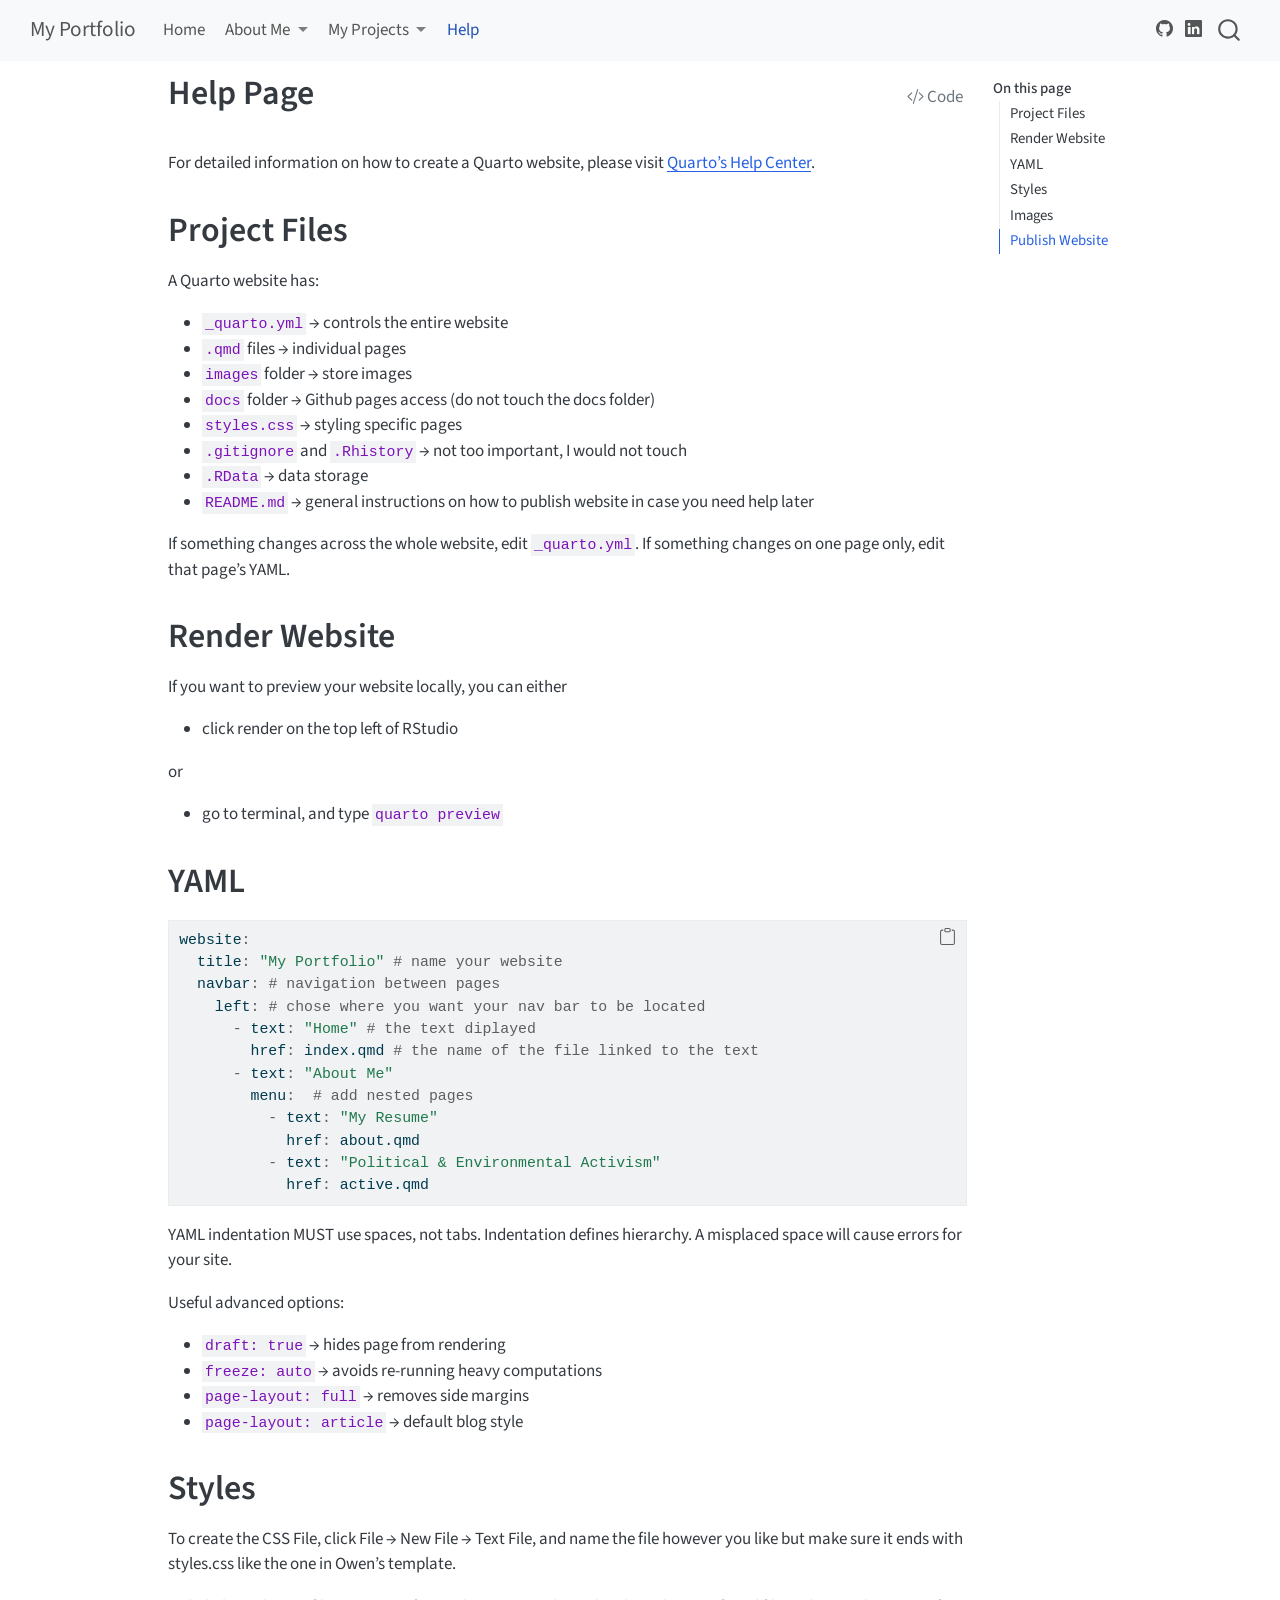
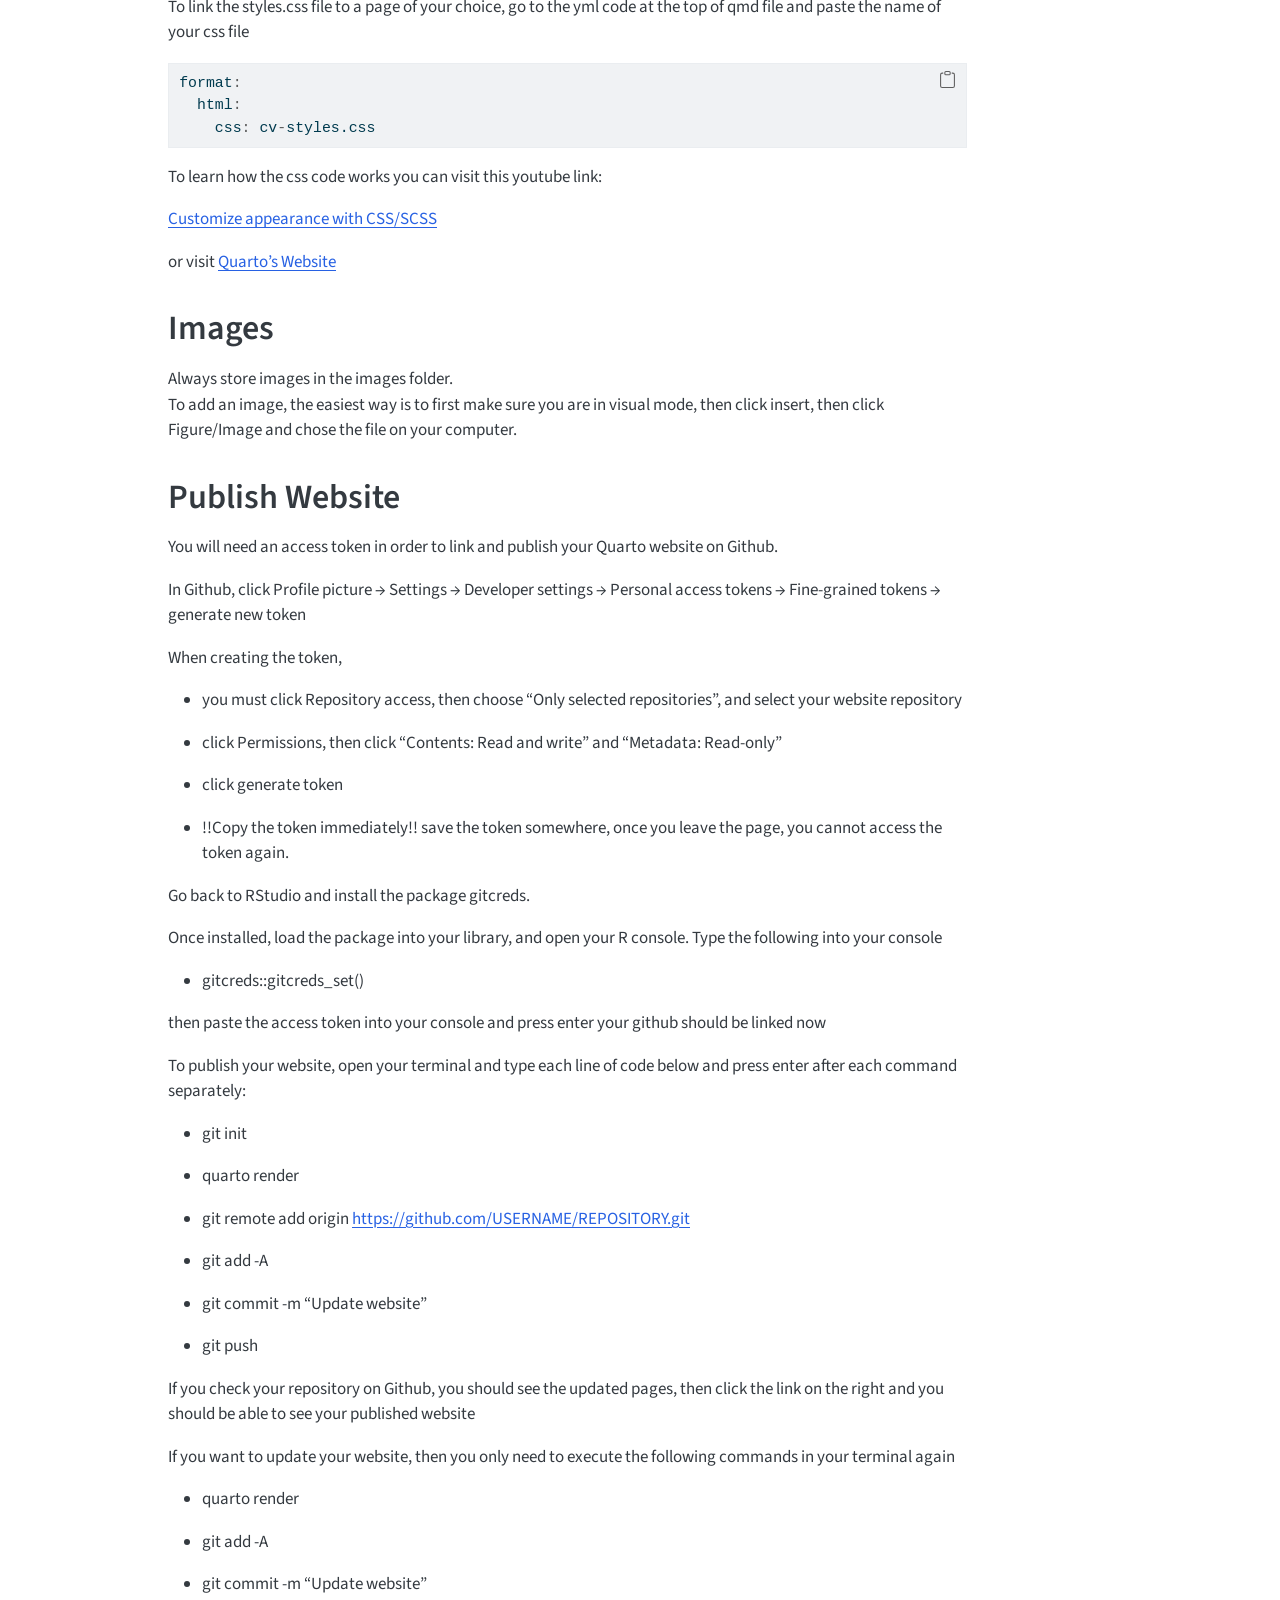
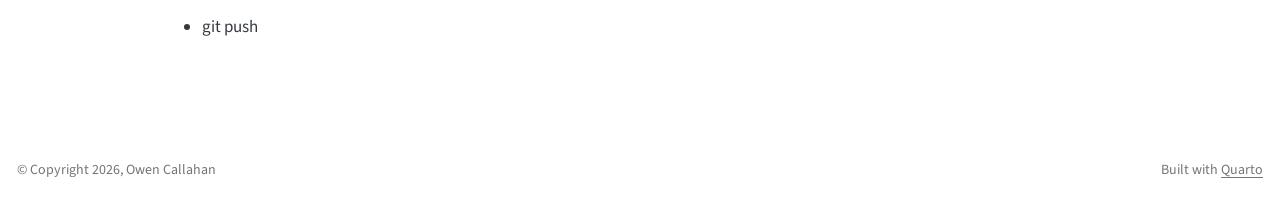
<file: help.html>
<!DOCTYPE html>
<html xmlns="http://www.w3.org/1999/xhtml" lang="en" xml:lang="en"><head>

<meta charset="utf-8">
<meta name="generator" content="quarto-1.8.27">

<meta name="viewport" content="width=device-width, initial-scale=1.0, user-scalable=yes">


<title>Help Page – My Portfolio</title>
<style>
code{white-space: pre-wrap;}
span.smallcaps{font-variant: small-caps;}
div.columns{display: flex; gap: min(4vw, 1.5em);}
div.column{flex: auto; overflow-x: auto;}
div.hanging-indent{margin-left: 1.5em; text-indent: -1.5em;}
ul.task-list{list-style: none;}
ul.task-list li input[type="checkbox"] {
  width: 0.8em;
  margin: 0 0.8em 0.2em -1em; /* quarto-specific, see https://github.com/quarto-dev/quarto-cli/issues/4556 */ 
  vertical-align: middle;
}
/* CSS for syntax highlighting */
html { -webkit-text-size-adjust: 100%; }
pre > code.sourceCode { white-space: pre; position: relative; }
pre > code.sourceCode > span { display: inline-block; line-height: 1.25; }
pre > code.sourceCode > span:empty { height: 1.2em; }
.sourceCode { overflow: visible; }
code.sourceCode > span { color: inherit; text-decoration: inherit; }
div.sourceCode { margin: 1em 0; }
pre.sourceCode { margin: 0; }
@media screen {
div.sourceCode { overflow: auto; }
}
@media print {
pre > code.sourceCode { white-space: pre-wrap; }
pre > code.sourceCode > span { text-indent: -5em; padding-left: 5em; }
}
pre.numberSource code
  { counter-reset: source-line 0; }
pre.numberSource code > span
  { position: relative; left: -4em; counter-increment: source-line; }
pre.numberSource code > span > a:first-child::before
  { content: counter(source-line);
    position: relative; left: -1em; text-align: right; vertical-align: baseline;
    border: none; display: inline-block;
    -webkit-touch-callout: none; -webkit-user-select: none;
    -khtml-user-select: none; -moz-user-select: none;
    -ms-user-select: none; user-select: none;
    padding: 0 4px; width: 4em;
  }
pre.numberSource { margin-left: 3em;  padding-left: 4px; }
div.sourceCode
  {   }
@media screen {
pre > code.sourceCode > span > a:first-child::before { text-decoration: underline; }
}
</style>


<script src="site_libs/quarto-nav/quarto-nav.js"></script>
<script src="site_libs/quarto-nav/headroom.min.js"></script>
<script src="site_libs/clipboard/clipboard.min.js"></script>
<script src="site_libs/quarto-search/autocomplete.umd.js"></script>
<script src="site_libs/quarto-search/fuse.min.js"></script>
<script src="site_libs/quarto-search/quarto-search.js"></script>
<meta name="quarto:offset" content="./">
<script src="site_libs/quarto-html/quarto.js" type="module"></script>
<script src="site_libs/quarto-html/tabsets/tabsets.js" type="module"></script>
<script src="site_libs/quarto-html/axe/axe-check.js" type="module"></script>
<script src="site_libs/quarto-html/popper.min.js"></script>
<script src="site_libs/quarto-html/tippy.umd.min.js"></script>
<link href="site_libs/quarto-html/tippy.css" rel="stylesheet">
<link href="site_libs/quarto-html/quarto-syntax-highlighting-ed96de9b727972fe78a7b5d16c58bf87.css" rel="stylesheet" id="quarto-text-highlighting-styles">
<script src="site_libs/bootstrap/bootstrap.min.js"></script>
<link href="site_libs/bootstrap/bootstrap-icons.css" rel="stylesheet">
<link href="site_libs/bootstrap/bootstrap-a8976c3e89df70b272bdfba3d2fda974.min.css" rel="stylesheet" append-hash="true" id="quarto-bootstrap" data-mode="light">
<script id="quarto-search-options" type="application/json">{
  "location": "navbar",
  "copy-button": false,
  "collapse-after": 3,
  "panel-placement": "end",
  "type": "overlay",
  "limit": 50,
  "keyboard-shortcut": [
    "f",
    "/",
    "s"
  ],
  "show-item-context": false,
  "language": {
    "search-no-results-text": "No results",
    "search-matching-documents-text": "matching documents",
    "search-copy-link-title": "Copy link to search",
    "search-hide-matches-text": "Hide additional matches",
    "search-more-match-text": "more match in this document",
    "search-more-matches-text": "more matches in this document",
    "search-clear-button-title": "Clear",
    "search-text-placeholder": "",
    "search-detached-cancel-button-title": "Cancel",
    "search-submit-button-title": "Submit",
    "search-label": "Search"
  }
}</script>
<style>html{ scroll-behavior: smooth; }</style>


</head>

<body class="nav-fixed quarto-light">

<div id="quarto-search-results"></div>
  <header id="quarto-header" class="headroom fixed-top">
    <nav class="navbar navbar-expand-lg " data-bs-theme="dark">
      <div class="navbar-container container-fluid">
      <div class="navbar-brand-container mx-auto">
    <a class="navbar-brand" href="./index.html">
    <span class="navbar-title">My Portfolio</span>
    </a>
  </div>
            <div id="quarto-search" class="" title="Search"></div>
          <button class="navbar-toggler" type="button" data-bs-toggle="collapse" data-bs-target="#navbarCollapse" aria-controls="navbarCollapse" role="menu" aria-expanded="false" aria-label="Toggle navigation" onclick="if (window.quartoToggleHeadroom) { window.quartoToggleHeadroom(); }">
  <span class="navbar-toggler-icon"></span>
</button>
          <div class="collapse navbar-collapse" id="navbarCollapse">
            <ul class="navbar-nav navbar-nav-scroll me-auto">
  <li class="nav-item">
    <a class="nav-link" href="./index.html"> 
<span class="menu-text">Home</span></a>
  </li>  
  <li class="nav-item dropdown ">
    <a class="nav-link dropdown-toggle" href="#" id="nav-menu-about-me" role="link" data-bs-toggle="dropdown" aria-expanded="false">
 <span class="menu-text">About Me</span>
    </a>
    <ul class="dropdown-menu" aria-labelledby="nav-menu-about-me">    
        <li>
    <a class="dropdown-item" href="./about.html">
 <span class="dropdown-text">My Resume</span></a>
  </li>  
        <li>
    <a class="dropdown-item" href="./active.html">
 <span class="dropdown-text">Political &amp; Environmental Activism</span></a>
  </li>  
    </ul>
  </li>
  <li class="nav-item dropdown ">
    <a class="nav-link dropdown-toggle" href="#" id="nav-menu-my-projects" role="link" data-bs-toggle="dropdown" aria-expanded="false">
 <span class="menu-text">My Projects</span>
    </a>
    <ul class="dropdown-menu" aria-labelledby="nav-menu-my-projects">    
        <li>
    <a class="dropdown-item" href="./proj1.html">
 <span class="dropdown-text">Bootstraping Example</span></a>
  </li>  
    </ul>
  </li>
  <li class="nav-item">
    <a class="nav-link active" href="./help.html" aria-current="page"> 
<span class="menu-text">Help</span></a>
  </li>  
</ul>
          </div> <!-- /navcollapse -->
            <div class="quarto-navbar-tools">
    <a href="https://github.com/0-cal/my-portfolio" title="" class="quarto-navigation-tool px-1" aria-label=""><i class="bi bi-github"></i></a>
    <a href="" title="" class="quarto-navigation-tool px-1" aria-label=""><i class="bi bi-linkedin"></i></a>
</div>
      </div> <!-- /container-fluid -->
    </nav>
</header>
<!-- content -->
<div id="quarto-content" class="quarto-container page-columns page-rows-contents page-layout-article page-navbar">
<!-- sidebar -->
<!-- margin-sidebar -->
    <div id="quarto-margin-sidebar" class="sidebar margin-sidebar">
        <nav id="TOC" role="doc-toc" class="toc-active">
    <h2 id="toc-title">On this page</h2>
  <ul>
  <li><a href="#project-files" id="toc-project-files" class="nav-link active" data-scroll-target="#project-files">Project Files</a></li>
  <li><a href="#render-website" id="toc-render-website" class="nav-link" data-scroll-target="#render-website">Render Website</a></li>
  <li><a href="#yaml" id="toc-yaml" class="nav-link" data-scroll-target="#yaml">YAML</a></li>
  <li><a href="#styles" id="toc-styles" class="nav-link" data-scroll-target="#styles">Styles</a></li>
  <li><a href="#images" id="toc-images" class="nav-link" data-scroll-target="#images">Images</a></li>
  <li><a href="#publish-website" id="toc-publish-website" class="nav-link" data-scroll-target="#publish-website">Publish Website</a></li>
  </ul>
</nav>
    </div>
<!-- main -->
<div class="quarto-about-marquee">
  <div class="about-image-container">
  </div>
  <div class="about-contents">
    <header id="title-block-header" class="quarto-title-block default">
<div class="quarto-title">
<div class="quarto-title-block"><div><h1 class="title">Help Page</h1><button type="button" class="btn code-tools-button" id="quarto-code-tools-source"><i class="bi"></i> Code</button></div></div>
</div>
<div class="quarto-title-meta">
  </div>
</header> <main class="content" id="quarto-document-content">

<p>For detailed information on how to create a Quarto website, please visit <a href="https://quarto.org/docs/websites/">Quarto’s Help Center</a>.</p>
<section id="project-files" class="level1">
<h1>Project Files</h1>
<p>A Quarto website has:</p>
<ul>
<li><code>_quarto.yml</code> → controls the entire website</li>
<li><code>.qmd</code> files → individual pages</li>
<li><code>images</code> folder → store images</li>
<li><code>docs</code> folder → Github pages access (do not touch the docs folder)</li>
<li><code>styles.css</code> → styling specific pages</li>
<li><code>.gitignore</code> and <code>.Rhistory</code> → not too important, I would not touch</li>
<li><code>.RData</code> → data storage</li>
<li><code>README.md</code> → general instructions on how to publish website in case you need help later</li>
</ul>
<p>If something changes across the whole website, edit <code>_quarto.yml</code>. If something changes on one page only, edit that page’s YAML.</p>
</section>
<section id="render-website" class="level1">
<h1>Render Website</h1>
<p>If you want to preview your website locally, you can either<br>
</p>
<ul>
<li>click render on the top left of RStudio</li>
</ul>
<p>or</p>
<ul>
<li>go to terminal, and type <code>quarto preview</code></li>
</ul>
</section>
<section id="yaml" class="level1">
<h1>YAML</h1>
<div class="code-copy-outer-scaffold"><div class="sourceCode" id="cb1"><pre class="sourceCode r code-with-copy"><code class="sourceCode r"><span id="cb1-1"><a href="#cb1-1" aria-hidden="true" tabindex="-1"></a>website<span class="sc">:</span></span>
<span id="cb1-2"><a href="#cb1-2" aria-hidden="true" tabindex="-1"></a>  title<span class="sc">:</span> <span class="st">"My Portfolio"</span> <span class="co"># name your website</span></span>
<span id="cb1-3"><a href="#cb1-3" aria-hidden="true" tabindex="-1"></a>  navbar<span class="sc">:</span> <span class="co"># navigation between pages</span></span>
<span id="cb1-4"><a href="#cb1-4" aria-hidden="true" tabindex="-1"></a>    left<span class="sc">:</span> <span class="co"># chose where you want your nav bar to be located</span></span>
<span id="cb1-5"><a href="#cb1-5" aria-hidden="true" tabindex="-1"></a>      <span class="sc">-</span> text<span class="sc">:</span> <span class="st">"Home"</span> <span class="co"># the text diplayed</span></span>
<span id="cb1-6"><a href="#cb1-6" aria-hidden="true" tabindex="-1"></a>        href<span class="sc">:</span> index.qmd <span class="co"># the name of the file linked to the text</span></span>
<span id="cb1-7"><a href="#cb1-7" aria-hidden="true" tabindex="-1"></a>      <span class="sc">-</span> text<span class="sc">:</span> <span class="st">"About Me"</span></span>
<span id="cb1-8"><a href="#cb1-8" aria-hidden="true" tabindex="-1"></a>        menu<span class="sc">:</span>  <span class="co"># add nested pages</span></span>
<span id="cb1-9"><a href="#cb1-9" aria-hidden="true" tabindex="-1"></a>          <span class="sc">-</span> text<span class="sc">:</span> <span class="st">"My Resume"</span></span>
<span id="cb1-10"><a href="#cb1-10" aria-hidden="true" tabindex="-1"></a>            href<span class="sc">:</span> about.qmd</span>
<span id="cb1-11"><a href="#cb1-11" aria-hidden="true" tabindex="-1"></a>          <span class="sc">-</span> text<span class="sc">:</span> <span class="st">"Political &amp; Environmental Activism"</span></span>
<span id="cb1-12"><a href="#cb1-12" aria-hidden="true" tabindex="-1"></a>            href<span class="sc">:</span> active.qmd</span></code></pre></div><button title="Copy to Clipboard" class="code-copy-button"><i class="bi"></i></button></div>
<p>YAML indentation MUST use spaces, not tabs. Indentation defines hierarchy. A misplaced space will cause errors for your site.</p>
<p>Useful advanced options:</p>
<ul>
<li><code>draft: true</code> → hides page from rendering</li>
<li><code>freeze: auto</code> → avoids re-running heavy computations</li>
<li><code>page-layout: full</code> → removes side margins</li>
<li><code>page-layout: article</code> → default blog style</li>
</ul>
</section>
<section id="styles" class="level1">
<h1>Styles</h1>
<p>To create the CSS File, click File → New File → Text File, and name the file however you like but make sure it ends with styles.css like the one in Owen’s template.</p>
<p>To link the styles.css file to a page of your choice, go to the yml code at the top of qmd file and paste the name of your css file</p>
<div class="code-copy-outer-scaffold"><div class="sourceCode" id="cb2"><pre class="sourceCode r code-with-copy"><code class="sourceCode r"><span id="cb2-1"><a href="#cb2-1" aria-hidden="true" tabindex="-1"></a>format<span class="sc">:</span></span>
<span id="cb2-2"><a href="#cb2-2" aria-hidden="true" tabindex="-1"></a>  html<span class="sc">:</span></span>
<span id="cb2-3"><a href="#cb2-3" aria-hidden="true" tabindex="-1"></a>    css<span class="sc">:</span> cv<span class="sc">-</span>styles.css</span></code></pre></div><button title="Copy to Clipboard" class="code-copy-button"><i class="bi"></i></button></div>
<p>To learn how the css code works you can visit this youtube link:</p>
<p><a href="https://www.youtube.com/watch?v=pAN2Hiq0XGs">Customize appearance with CSS/SCSS</a></p>
<p>or visit <a href="https://quarto.org/docs/output-formats/html-themes.html">Quarto’s Website</a></p>
</section>
<section id="images" class="level1">
<h1>Images</h1>
<p>Always store images in the images folder.<br>
To add an image, the easiest way is to first make sure you are in visual mode, then click insert, then click Figure/Image and chose the file on your computer.</p>
</section>
<section id="publish-website" class="level1">
<h1>Publish Website</h1>
<p>You will need an access token in order to link and publish your Quarto website on Github.</p>
<p>In Github, click Profile picture → Settings → Developer settings → Personal access tokens → Fine-grained tokens → generate new token</p>
<p>When creating the token,</p>
<ul>
<li><p>you must click Repository access, then choose “Only selected repositories”, and select your website repository</p></li>
<li><p>click Permissions, then click “Contents: Read and write” and “Metadata: Read-only”</p></li>
<li><p>click generate token</p></li>
<li><p>!!Copy the token immediately!! save the token somewhere, once you leave the page, you cannot access the token again.</p></li>
</ul>
<p>Go back to RStudio and install the package gitcreds.</p>
<p>Once installed, load the package into your library, and open your R console. Type the following into your console</p>
<ul>
<li>gitcreds::gitcreds_set()</li>
</ul>
<p>then paste the access token into your console and press enter your github should be linked now</p>
<p>To publish your website, open your terminal and type each line of code below and press enter after each command separately:</p>
<ul>
<li><p>git init</p></li>
<li><p>quarto render</p></li>
<li><p>git remote add origin <a href="https://github.com/USERNAME/REPOSITORY.git" class="uri">https://github.com/USERNAME/REPOSITORY.git</a></p></li>
<li><p>git add -A</p></li>
<li><p>git commit -m “Update website”</p></li>
<li><p>git push</p></li>
</ul>
<p>If you check your repository on Github, you should see the updated pages, then click the link on the right and you should be able to see your published website</p>
<p>If you want to update your website, then you only need to execute the following commands in your terminal again</p>
<ul>
<li><p>quarto render</p></li>
<li><p>git add -A</p></li>
<li><p>git commit -m “Update website”</p></li>
<li><p>git push</p></li>
</ul>


<!-- -->
</section>
</main> 
  </div>
</div>
 <!-- /main -->
<script id="quarto-html-after-body" type="application/javascript">
  window.document.addEventListener("DOMContentLoaded", function (event) {
    const isCodeAnnotation = (el) => {
      for (const clz of el.classList) {
        if (clz.startsWith('code-annotation-')) {                     
          return true;
        }
      }
      return false;
    }
    const onCopySuccess = function(e) {
      // button target
      const button = e.trigger;
      // don't keep focus
      button.blur();
      // flash "checked"
      button.classList.add('code-copy-button-checked');
      var currentTitle = button.getAttribute("title");
      button.setAttribute("title", "Copied!");
      let tooltip;
      if (window.bootstrap) {
        button.setAttribute("data-bs-toggle", "tooltip");
        button.setAttribute("data-bs-placement", "left");
        button.setAttribute("data-bs-title", "Copied!");
        tooltip = new bootstrap.Tooltip(button, 
          { trigger: "manual", 
            customClass: "code-copy-button-tooltip",
            offset: [0, -8]});
        tooltip.show();    
      }
      setTimeout(function() {
        if (tooltip) {
          tooltip.hide();
          button.removeAttribute("data-bs-title");
          button.removeAttribute("data-bs-toggle");
          button.removeAttribute("data-bs-placement");
        }
        button.setAttribute("title", currentTitle);
        button.classList.remove('code-copy-button-checked');
      }, 1000);
      // clear code selection
      e.clearSelection();
    }
    const getTextToCopy = function(trigger) {
      const outerScaffold = trigger.parentElement.cloneNode(true);
      const codeEl = outerScaffold.querySelector('code');
      for (const childEl of codeEl.children) {
        if (isCodeAnnotation(childEl)) {
          childEl.remove();
        }
      }
      return codeEl.innerText;
    }
    const clipboard = new window.ClipboardJS('.code-copy-button:not([data-in-quarto-modal])', {
      text: getTextToCopy
    });
    clipboard.on('success', onCopySuccess);
    if (window.document.getElementById('quarto-embedded-source-code-modal')) {
      const clipboardModal = new window.ClipboardJS('.code-copy-button[data-in-quarto-modal]', {
        text: getTextToCopy,
        container: window.document.getElementById('quarto-embedded-source-code-modal')
      });
      clipboardModal.on('success', onCopySuccess);
    }
    const viewSource = window.document.getElementById('quarto-view-source') ||
                       window.document.getElementById('quarto-code-tools-source');
    if (viewSource) {
      const sourceUrl = viewSource.getAttribute("data-quarto-source-url");
      viewSource.addEventListener("click", function(e) {
        if (sourceUrl) {
          // rstudio viewer pane
          if (/\bcapabilities=\b/.test(window.location)) {
            window.open(sourceUrl);
          } else {
            window.location.href = sourceUrl;
          }
        } else {
          const modal = new bootstrap.Modal(document.getElementById('quarto-embedded-source-code-modal'));
          modal.show();
        }
        return false;
      });
    }
    function toggleCodeHandler(show) {
      return function(e) {
        const detailsSrc = window.document.querySelectorAll(".cell > details > .sourceCode");
        for (let i=0; i<detailsSrc.length; i++) {
          const details = detailsSrc[i].parentElement;
          if (show) {
            details.open = true;
          } else {
            details.removeAttribute("open");
          }
        }
        const cellCodeDivs = window.document.querySelectorAll(".cell > .sourceCode");
        const fromCls = show ? "hidden" : "unhidden";
        const toCls = show ? "unhidden" : "hidden";
        for (let i=0; i<cellCodeDivs.length; i++) {
          const codeDiv = cellCodeDivs[i];
          if (codeDiv.classList.contains(fromCls)) {
            codeDiv.classList.remove(fromCls);
            codeDiv.classList.add(toCls);
          } 
        }
        return false;
      }
    }
    const hideAllCode = window.document.getElementById("quarto-hide-all-code");
    if (hideAllCode) {
      hideAllCode.addEventListener("click", toggleCodeHandler(false));
    }
    const showAllCode = window.document.getElementById("quarto-show-all-code");
    if (showAllCode) {
      showAllCode.addEventListener("click", toggleCodeHandler(true));
    }
      var localhostRegex = new RegExp(/^(?:http|https):\/\/localhost\:?[0-9]*\//);
      var mailtoRegex = new RegExp(/^mailto:/);
        var filterRegex = new RegExp('/' + window.location.host + '/');
      var isInternal = (href) => {
          return filterRegex.test(href) || localhostRegex.test(href) || mailtoRegex.test(href);
      }
      // Inspect non-navigation links and adorn them if external
     var links = window.document.querySelectorAll('a[href]:not(.nav-link):not(.navbar-brand):not(.toc-action):not(.sidebar-link):not(.sidebar-item-toggle):not(.pagination-link):not(.no-external):not([aria-hidden]):not(.dropdown-item):not(.quarto-navigation-tool):not(.about-link)');
      for (var i=0; i<links.length; i++) {
        const link = links[i];
        if (!isInternal(link.href)) {
          // undo the damage that might have been done by quarto-nav.js in the case of
          // links that we want to consider external
          if (link.dataset.originalHref !== undefined) {
            link.href = link.dataset.originalHref;
          }
        }
      }
    function tippyHover(el, contentFn, onTriggerFn, onUntriggerFn) {
      const config = {
        allowHTML: true,
        maxWidth: 500,
        delay: 100,
        arrow: false,
        appendTo: function(el) {
            return el.parentElement;
        },
        interactive: true,
        interactiveBorder: 10,
        theme: 'quarto',
        placement: 'bottom-start',
      };
      if (contentFn) {
        config.content = contentFn;
      }
      if (onTriggerFn) {
        config.onTrigger = onTriggerFn;
      }
      if (onUntriggerFn) {
        config.onUntrigger = onUntriggerFn;
      }
      window.tippy(el, config); 
    }
    const noterefs = window.document.querySelectorAll('a[role="doc-noteref"]');
    for (var i=0; i<noterefs.length; i++) {
      const ref = noterefs[i];
      tippyHover(ref, function() {
        // use id or data attribute instead here
        let href = ref.getAttribute('data-footnote-href') || ref.getAttribute('href');
        try { href = new URL(href).hash; } catch {}
        const id = href.replace(/^#\/?/, "");
        const note = window.document.getElementById(id);
        if (note) {
          return note.innerHTML;
        } else {
          return "";
        }
      });
    }
    const xrefs = window.document.querySelectorAll('a.quarto-xref');
    const processXRef = (id, note) => {
      // Strip column container classes
      const stripColumnClz = (el) => {
        el.classList.remove("page-full", "page-columns");
        if (el.children) {
          for (const child of el.children) {
            stripColumnClz(child);
          }
        }
      }
      stripColumnClz(note)
      if (id === null || id.startsWith('sec-')) {
        // Special case sections, only their first couple elements
        const container = document.createElement("div");
        if (note.children && note.children.length > 2) {
          container.appendChild(note.children[0].cloneNode(true));
          for (let i = 1; i < note.children.length; i++) {
            const child = note.children[i];
            if (child.tagName === "P" && child.innerText === "") {
              continue;
            } else {
              container.appendChild(child.cloneNode(true));
              break;
            }
          }
          if (window.Quarto?.typesetMath) {
            window.Quarto.typesetMath(container);
          }
          return container.innerHTML
        } else {
          if (window.Quarto?.typesetMath) {
            window.Quarto.typesetMath(note);
          }
          return note.innerHTML;
        }
      } else {
        // Remove any anchor links if they are present
        const anchorLink = note.querySelector('a.anchorjs-link');
        if (anchorLink) {
          anchorLink.remove();
        }
        if (window.Quarto?.typesetMath) {
          window.Quarto.typesetMath(note);
        }
        if (note.classList.contains("callout")) {
          return note.outerHTML;
        } else {
          return note.innerHTML;
        }
      }
    }
    for (var i=0; i<xrefs.length; i++) {
      const xref = xrefs[i];
      tippyHover(xref, undefined, function(instance) {
        instance.disable();
        let url = xref.getAttribute('href');
        let hash = undefined; 
        if (url.startsWith('#')) {
          hash = url;
        } else {
          try { hash = new URL(url).hash; } catch {}
        }
        if (hash) {
          const id = hash.replace(/^#\/?/, "");
          const note = window.document.getElementById(id);
          if (note !== null) {
            try {
              const html = processXRef(id, note.cloneNode(true));
              instance.setContent(html);
            } finally {
              instance.enable();
              instance.show();
            }
          } else {
            // See if we can fetch this
            fetch(url.split('#')[0])
            .then(res => res.text())
            .then(html => {
              const parser = new DOMParser();
              const htmlDoc = parser.parseFromString(html, "text/html");
              const note = htmlDoc.getElementById(id);
              if (note !== null) {
                const html = processXRef(id, note);
                instance.setContent(html);
              } 
            }).finally(() => {
              instance.enable();
              instance.show();
            });
          }
        } else {
          // See if we can fetch a full url (with no hash to target)
          // This is a special case and we should probably do some content thinning / targeting
          fetch(url)
          .then(res => res.text())
          .then(html => {
            const parser = new DOMParser();
            const htmlDoc = parser.parseFromString(html, "text/html");
            const note = htmlDoc.querySelector('main.content');
            if (note !== null) {
              // This should only happen for chapter cross references
              // (since there is no id in the URL)
              // remove the first header
              if (note.children.length > 0 && note.children[0].tagName === "HEADER") {
                note.children[0].remove();
              }
              const html = processXRef(null, note);
              instance.setContent(html);
            } 
          }).finally(() => {
            instance.enable();
            instance.show();
          });
        }
      }, function(instance) {
      });
    }
        let selectedAnnoteEl;
        const selectorForAnnotation = ( cell, annotation) => {
          let cellAttr = 'data-code-cell="' + cell + '"';
          let lineAttr = 'data-code-annotation="' +  annotation + '"';
          const selector = 'span[' + cellAttr + '][' + lineAttr + ']';
          return selector;
        }
        const selectCodeLines = (annoteEl) => {
          const doc = window.document;
          const targetCell = annoteEl.getAttribute("data-target-cell");
          const targetAnnotation = annoteEl.getAttribute("data-target-annotation");
          const annoteSpan = window.document.querySelector(selectorForAnnotation(targetCell, targetAnnotation));
          const lines = annoteSpan.getAttribute("data-code-lines").split(",");
          const lineIds = lines.map((line) => {
            return targetCell + "-" + line;
          })
          let top = null;
          let height = null;
          let parent = null;
          if (lineIds.length > 0) {
              //compute the position of the single el (top and bottom and make a div)
              const el = window.document.getElementById(lineIds[0]);
              top = el.offsetTop;
              height = el.offsetHeight;
              parent = el.parentElement.parentElement;
            if (lineIds.length > 1) {
              const lastEl = window.document.getElementById(lineIds[lineIds.length - 1]);
              const bottom = lastEl.offsetTop + lastEl.offsetHeight;
              height = bottom - top;
            }
            if (top !== null && height !== null && parent !== null) {
              // cook up a div (if necessary) and position it 
              let div = window.document.getElementById("code-annotation-line-highlight");
              if (div === null) {
                div = window.document.createElement("div");
                div.setAttribute("id", "code-annotation-line-highlight");
                div.style.position = 'absolute';
                parent.appendChild(div);
              }
              div.style.top = top - 2 + "px";
              div.style.height = height + 4 + "px";
              div.style.left = 0;
              let gutterDiv = window.document.getElementById("code-annotation-line-highlight-gutter");
              if (gutterDiv === null) {
                gutterDiv = window.document.createElement("div");
                gutterDiv.setAttribute("id", "code-annotation-line-highlight-gutter");
                gutterDiv.style.position = 'absolute';
                const codeCell = window.document.getElementById(targetCell);
                const gutter = codeCell.querySelector('.code-annotation-gutter');
                gutter.appendChild(gutterDiv);
              }
              gutterDiv.style.top = top - 2 + "px";
              gutterDiv.style.height = height + 4 + "px";
            }
            selectedAnnoteEl = annoteEl;
          }
        };
        const unselectCodeLines = () => {
          const elementsIds = ["code-annotation-line-highlight", "code-annotation-line-highlight-gutter"];
          elementsIds.forEach((elId) => {
            const div = window.document.getElementById(elId);
            if (div) {
              div.remove();
            }
          });
          selectedAnnoteEl = undefined;
        };
          // Handle positioning of the toggle
      window.addEventListener(
        "resize",
        throttle(() => {
          elRect = undefined;
          if (selectedAnnoteEl) {
            selectCodeLines(selectedAnnoteEl);
          }
        }, 10)
      );
      function throttle(fn, ms) {
      let throttle = false;
      let timer;
        return (...args) => {
          if(!throttle) { // first call gets through
              fn.apply(this, args);
              throttle = true;
          } else { // all the others get throttled
              if(timer) clearTimeout(timer); // cancel #2
              timer = setTimeout(() => {
                fn.apply(this, args);
                timer = throttle = false;
              }, ms);
          }
        };
      }
        // Attach click handler to the DT
        const annoteDls = window.document.querySelectorAll('dt[data-target-cell]');
        for (const annoteDlNode of annoteDls) {
          annoteDlNode.addEventListener('click', (event) => {
            const clickedEl = event.target;
            if (clickedEl !== selectedAnnoteEl) {
              unselectCodeLines();
              const activeEl = window.document.querySelector('dt[data-target-cell].code-annotation-active');
              if (activeEl) {
                activeEl.classList.remove('code-annotation-active');
              }
              selectCodeLines(clickedEl);
              clickedEl.classList.add('code-annotation-active');
            } else {
              // Unselect the line
              unselectCodeLines();
              clickedEl.classList.remove('code-annotation-active');
            }
          });
        }
    const findCites = (el) => {
      const parentEl = el.parentElement;
      if (parentEl) {
        const cites = parentEl.dataset.cites;
        if (cites) {
          return {
            el,
            cites: cites.split(' ')
          };
        } else {
          return findCites(el.parentElement)
        }
      } else {
        return undefined;
      }
    };
    var bibliorefs = window.document.querySelectorAll('a[role="doc-biblioref"]');
    for (var i=0; i<bibliorefs.length; i++) {
      const ref = bibliorefs[i];
      const citeInfo = findCites(ref);
      if (citeInfo) {
        tippyHover(citeInfo.el, function() {
          var popup = window.document.createElement('div');
          citeInfo.cites.forEach(function(cite) {
            var citeDiv = window.document.createElement('div');
            citeDiv.classList.add('hanging-indent');
            citeDiv.classList.add('csl-entry');
            var biblioDiv = window.document.getElementById('ref-' + cite);
            if (biblioDiv) {
              citeDiv.innerHTML = biblioDiv.innerHTML;
            }
            popup.appendChild(citeDiv);
          });
          return popup.innerHTML;
        });
      }
    }
  });
  </script><div class="modal fade" id="quarto-embedded-source-code-modal" tabindex="-1" aria-labelledby="quarto-embedded-source-code-modal-label" aria-hidden="true"><div class="modal-dialog modal-dialog-scrollable"><div class="modal-content"><div class="modal-header"><h5 class="modal-title" id="quarto-embedded-source-code-modal-label">Source Code</h5><button class="btn-close" data-bs-dismiss="modal"></button></div><div class="modal-body"><div class="">
<div class="code-copy-outer-scaffold"><div class="sourceCode" id="cb3" data-shortcodes="false"><pre class="sourceCode markdown code-with-copy"><code class="sourceCode markdown"><span id="cb3-1"><a href="#cb3-1" aria-hidden="true" tabindex="-1"></a><span class="co">---</span></span>
<span id="cb3-2"><a href="#cb3-2" aria-hidden="true" tabindex="-1"></a><span class="an">title:</span><span class="co"> "Help Page"</span></span>
<span id="cb3-3"><a href="#cb3-3" aria-hidden="true" tabindex="-1"></a><span class="an">format:</span></span>
<span id="cb3-4"><a href="#cb3-4" aria-hidden="true" tabindex="-1"></a><span class="co">  html:</span></span>
<span id="cb3-5"><a href="#cb3-5" aria-hidden="true" tabindex="-1"></a><span class="co">    toc: true</span></span>
<span id="cb3-6"><a href="#cb3-6" aria-hidden="true" tabindex="-1"></a><span class="co">    toc-depth: 3</span></span>
<span id="cb3-7"><a href="#cb3-7" aria-hidden="true" tabindex="-1"></a><span class="co">    code-copy: true</span></span>
<span id="cb3-8"><a href="#cb3-8" aria-hidden="true" tabindex="-1"></a><span class="co">    code-tools: true</span></span>
<span id="cb3-9"><a href="#cb3-9" aria-hidden="true" tabindex="-1"></a><span class="co">    code-fold: false</span></span>
<span id="cb3-10"><a href="#cb3-10" aria-hidden="true" tabindex="-1"></a><span class="co">    smooth-scroll: true</span></span>
<span id="cb3-11"><a href="#cb3-11" aria-hidden="true" tabindex="-1"></a><span class="an">about:</span><span class="co"> </span></span>
<span id="cb3-12"><a href="#cb3-12" aria-hidden="true" tabindex="-1"></a><span class="co"> template: marquee</span></span>
<span id="cb3-13"><a href="#cb3-13" aria-hidden="true" tabindex="-1"></a><span class="co">---</span></span>
<span id="cb3-14"><a href="#cb3-14" aria-hidden="true" tabindex="-1"></a></span>
<span id="cb3-15"><a href="#cb3-15" aria-hidden="true" tabindex="-1"></a>For detailed information on how to create a Quarto website, please visit <span class="co">[</span><span class="ot">Quarto's Help Center</span><span class="co">](https://quarto.org/docs/websites/)</span>.</span>
<span id="cb3-16"><a href="#cb3-16" aria-hidden="true" tabindex="-1"></a></span>
<span id="cb3-17"><a href="#cb3-17" aria-hidden="true" tabindex="-1"></a><span class="fu"># Project Files</span></span>
<span id="cb3-18"><a href="#cb3-18" aria-hidden="true" tabindex="-1"></a></span>
<span id="cb3-19"><a href="#cb3-19" aria-hidden="true" tabindex="-1"></a>A Quarto website has:</span>
<span id="cb3-20"><a href="#cb3-20" aria-hidden="true" tabindex="-1"></a></span>
<span id="cb3-21"><a href="#cb3-21" aria-hidden="true" tabindex="-1"></a><span class="ss">-   </span><span class="in">`_quarto.yml`</span> → controls the entire website</span>
<span id="cb3-22"><a href="#cb3-22" aria-hidden="true" tabindex="-1"></a><span class="ss">-   </span><span class="in">`.qmd`</span> files → individual pages</span>
<span id="cb3-23"><a href="#cb3-23" aria-hidden="true" tabindex="-1"></a><span class="ss">-   </span><span class="in">`images`</span> folder → store images</span>
<span id="cb3-24"><a href="#cb3-24" aria-hidden="true" tabindex="-1"></a><span class="ss">-   </span><span class="in">`docs`</span> folder → Github pages access (do not touch the docs folder)</span>
<span id="cb3-25"><a href="#cb3-25" aria-hidden="true" tabindex="-1"></a><span class="ss">-   </span><span class="in">`styles.css`</span> → styling specific pages</span>
<span id="cb3-26"><a href="#cb3-26" aria-hidden="true" tabindex="-1"></a><span class="ss">-   </span><span class="in">`.gitignore`</span> and <span class="in">`.Rhistory`</span> → not too important, I would not touch</span>
<span id="cb3-27"><a href="#cb3-27" aria-hidden="true" tabindex="-1"></a><span class="ss">-   </span><span class="in">`.RData`</span> → data storage</span>
<span id="cb3-28"><a href="#cb3-28" aria-hidden="true" tabindex="-1"></a><span class="ss">-   </span><span class="in">`README.md`</span> → general instructions on how to publish website in case you need help later</span>
<span id="cb3-29"><a href="#cb3-29" aria-hidden="true" tabindex="-1"></a></span>
<span id="cb3-30"><a href="#cb3-30" aria-hidden="true" tabindex="-1"></a>If something changes across the whole website, edit <span class="in">`_quarto.yml`</span>. If something changes on one page only, edit that page’s YAML.</span>
<span id="cb3-31"><a href="#cb3-31" aria-hidden="true" tabindex="-1"></a></span>
<span id="cb3-32"><a href="#cb3-32" aria-hidden="true" tabindex="-1"></a><span class="fu"># Render Website</span></span>
<span id="cb3-33"><a href="#cb3-33" aria-hidden="true" tabindex="-1"></a></span>
<span id="cb3-34"><a href="#cb3-34" aria-hidden="true" tabindex="-1"></a>If you want to preview your website locally, you can either\</span>
<span id="cb3-35"><a href="#cb3-35" aria-hidden="true" tabindex="-1"></a></span>
<span id="cb3-36"><a href="#cb3-36" aria-hidden="true" tabindex="-1"></a><span class="ss">-   </span>click render on the top left of RStudio</span>
<span id="cb3-37"><a href="#cb3-37" aria-hidden="true" tabindex="-1"></a></span>
<span id="cb3-38"><a href="#cb3-38" aria-hidden="true" tabindex="-1"></a>or</span>
<span id="cb3-39"><a href="#cb3-39" aria-hidden="true" tabindex="-1"></a></span>
<span id="cb3-40"><a href="#cb3-40" aria-hidden="true" tabindex="-1"></a><span class="ss">-   </span>go to terminal, and type <span class="in">`quarto preview`</span></span>
<span id="cb3-41"><a href="#cb3-41" aria-hidden="true" tabindex="-1"></a></span>
<span id="cb3-42"><a href="#cb3-42" aria-hidden="true" tabindex="-1"></a><span class="fu"># YAML</span></span>
<span id="cb3-43"><a href="#cb3-43" aria-hidden="true" tabindex="-1"></a></span>
<span id="cb3-44"><a href="#cb3-44" aria-hidden="true" tabindex="-1"></a><span class="in">``` r</span></span>
<span id="cb3-45"><a href="#cb3-45" aria-hidden="true" tabindex="-1"></a>website<span class="sc">:</span></span>
<span id="cb3-46"><a href="#cb3-46" aria-hidden="true" tabindex="-1"></a>  title<span class="sc">:</span> <span class="st">"My Portfolio"</span> <span class="co"># name your website</span></span>
<span id="cb3-47"><a href="#cb3-47" aria-hidden="true" tabindex="-1"></a>  navbar<span class="sc">:</span> <span class="co"># navigation between pages</span></span>
<span id="cb3-48"><a href="#cb3-48" aria-hidden="true" tabindex="-1"></a>    left<span class="sc">:</span> <span class="co"># chose where you want your nav bar to be located</span></span>
<span id="cb3-49"><a href="#cb3-49" aria-hidden="true" tabindex="-1"></a>      <span class="sc">-</span> text<span class="sc">:</span> <span class="st">"Home"</span> <span class="co"># the text diplayed</span></span>
<span id="cb3-50"><a href="#cb3-50" aria-hidden="true" tabindex="-1"></a>        href<span class="sc">:</span> index.qmd <span class="co"># the name of the file linked to the text</span></span>
<span id="cb3-51"><a href="#cb3-51" aria-hidden="true" tabindex="-1"></a>      <span class="sc">-</span> text<span class="sc">:</span> <span class="st">"About Me"</span></span>
<span id="cb3-52"><a href="#cb3-52" aria-hidden="true" tabindex="-1"></a>        menu<span class="sc">:</span>  <span class="co"># add nested pages</span></span>
<span id="cb3-53"><a href="#cb3-53" aria-hidden="true" tabindex="-1"></a>          <span class="sc">-</span> text<span class="sc">:</span> <span class="st">"My Resume"</span></span>
<span id="cb3-54"><a href="#cb3-54" aria-hidden="true" tabindex="-1"></a>            href<span class="sc">:</span> about.qmd</span>
<span id="cb3-55"><a href="#cb3-55" aria-hidden="true" tabindex="-1"></a>          <span class="sc">-</span> text<span class="sc">:</span> <span class="st">"Political &amp; Environmental Activism"</span></span>
<span id="cb3-56"><a href="#cb3-56" aria-hidden="true" tabindex="-1"></a>            href<span class="sc">:</span> active.qmd</span>
<span id="cb3-57"><a href="#cb3-57" aria-hidden="true" tabindex="-1"></a><span class="in">```</span></span>
<span id="cb3-58"><a href="#cb3-58" aria-hidden="true" tabindex="-1"></a></span>
<span id="cb3-59"><a href="#cb3-59" aria-hidden="true" tabindex="-1"></a>YAML indentation MUST use spaces, not tabs. Indentation defines hierarchy. A misplaced space will cause errors for your site.</span>
<span id="cb3-60"><a href="#cb3-60" aria-hidden="true" tabindex="-1"></a></span>
<span id="cb3-61"><a href="#cb3-61" aria-hidden="true" tabindex="-1"></a>Useful advanced options:</span>
<span id="cb3-62"><a href="#cb3-62" aria-hidden="true" tabindex="-1"></a></span>
<span id="cb3-63"><a href="#cb3-63" aria-hidden="true" tabindex="-1"></a><span class="ss">-   </span><span class="in">`draft: true`</span> → hides page from rendering</span>
<span id="cb3-64"><a href="#cb3-64" aria-hidden="true" tabindex="-1"></a><span class="ss">-   </span><span class="in">`freeze: auto`</span> → avoids re-running heavy computations</span>
<span id="cb3-65"><a href="#cb3-65" aria-hidden="true" tabindex="-1"></a><span class="ss">-   </span><span class="in">`page-layout: full`</span> → removes side margins</span>
<span id="cb3-66"><a href="#cb3-66" aria-hidden="true" tabindex="-1"></a><span class="ss">-   </span><span class="in">`page-layout: article`</span> → default blog style</span>
<span id="cb3-67"><a href="#cb3-67" aria-hidden="true" tabindex="-1"></a></span>
<span id="cb3-68"><a href="#cb3-68" aria-hidden="true" tabindex="-1"></a><span class="fu"># Styles</span></span>
<span id="cb3-69"><a href="#cb3-69" aria-hidden="true" tabindex="-1"></a></span>
<span id="cb3-70"><a href="#cb3-70" aria-hidden="true" tabindex="-1"></a>To create the CSS File, click File → New File → Text File, and name the file however you like but make sure it ends with styles.css like the one in Owen's template.</span>
<span id="cb3-71"><a href="#cb3-71" aria-hidden="true" tabindex="-1"></a></span>
<span id="cb3-72"><a href="#cb3-72" aria-hidden="true" tabindex="-1"></a>To link the styles.css file to a page of your choice, go to the yml code at the top of qmd file and paste the name of your css file</span>
<span id="cb3-73"><a href="#cb3-73" aria-hidden="true" tabindex="-1"></a></span>
<span id="cb3-74"><a href="#cb3-74" aria-hidden="true" tabindex="-1"></a><span class="in">``` r</span></span>
<span id="cb3-75"><a href="#cb3-75" aria-hidden="true" tabindex="-1"></a>format<span class="sc">:</span></span>
<span id="cb3-76"><a href="#cb3-76" aria-hidden="true" tabindex="-1"></a>  html<span class="sc">:</span></span>
<span id="cb3-77"><a href="#cb3-77" aria-hidden="true" tabindex="-1"></a>    css<span class="sc">:</span> cv<span class="sc">-</span>styles.css</span>
<span id="cb3-78"><a href="#cb3-78" aria-hidden="true" tabindex="-1"></a><span class="in">```</span></span>
<span id="cb3-79"><a href="#cb3-79" aria-hidden="true" tabindex="-1"></a></span>
<span id="cb3-80"><a href="#cb3-80" aria-hidden="true" tabindex="-1"></a>To learn how the css code works you can visit this youtube link:</span>
<span id="cb3-81"><a href="#cb3-81" aria-hidden="true" tabindex="-1"></a></span>
<span id="cb3-82"><a href="#cb3-82" aria-hidden="true" tabindex="-1"></a><span class="co">[</span><span class="ot">Customize appearance with CSS/SCSS</span><span class="co">](https://www.youtube.com/watch?v=pAN2Hiq0XGs)</span></span>
<span id="cb3-83"><a href="#cb3-83" aria-hidden="true" tabindex="-1"></a></span>
<span id="cb3-84"><a href="#cb3-84" aria-hidden="true" tabindex="-1"></a>or visit <span class="co">[</span><span class="ot">Quarto's Website</span><span class="co">](https://quarto.org/docs/output-formats/html-themes.html)</span></span>
<span id="cb3-85"><a href="#cb3-85" aria-hidden="true" tabindex="-1"></a></span>
<span id="cb3-86"><a href="#cb3-86" aria-hidden="true" tabindex="-1"></a><span class="fu"># Images</span></span>
<span id="cb3-87"><a href="#cb3-87" aria-hidden="true" tabindex="-1"></a></span>
<span id="cb3-88"><a href="#cb3-88" aria-hidden="true" tabindex="-1"></a>Always store images in the images folder.\</span>
<span id="cb3-89"><a href="#cb3-89" aria-hidden="true" tabindex="-1"></a>To add an image, the easiest way is to first make sure you are in visual mode, then click insert, then click Figure/Image and chose the file on your computer.</span>
<span id="cb3-90"><a href="#cb3-90" aria-hidden="true" tabindex="-1"></a></span>
<span id="cb3-91"><a href="#cb3-91" aria-hidden="true" tabindex="-1"></a><span class="fu"># Publish Website</span></span>
<span id="cb3-92"><a href="#cb3-92" aria-hidden="true" tabindex="-1"></a></span>
<span id="cb3-93"><a href="#cb3-93" aria-hidden="true" tabindex="-1"></a>You will need an access token in order to link and publish your Quarto website on Github.</span>
<span id="cb3-94"><a href="#cb3-94" aria-hidden="true" tabindex="-1"></a></span>
<span id="cb3-95"><a href="#cb3-95" aria-hidden="true" tabindex="-1"></a>In Github, click Profile picture → Settings → Developer settings → Personal access tokens → Fine-grained tokens → generate new token</span>
<span id="cb3-96"><a href="#cb3-96" aria-hidden="true" tabindex="-1"></a></span>
<span id="cb3-97"><a href="#cb3-97" aria-hidden="true" tabindex="-1"></a>When creating the token,</span>
<span id="cb3-98"><a href="#cb3-98" aria-hidden="true" tabindex="-1"></a></span>
<span id="cb3-99"><a href="#cb3-99" aria-hidden="true" tabindex="-1"></a><span class="ss">-   </span>you must click Repository access, then choose "Only selected repositories", and select your website repository</span>
<span id="cb3-100"><a href="#cb3-100" aria-hidden="true" tabindex="-1"></a></span>
<span id="cb3-101"><a href="#cb3-101" aria-hidden="true" tabindex="-1"></a><span class="ss">-   </span>click Permissions, then click "Contents: Read and write" and "Metadata: Read-only"</span>
<span id="cb3-102"><a href="#cb3-102" aria-hidden="true" tabindex="-1"></a></span>
<span id="cb3-103"><a href="#cb3-103" aria-hidden="true" tabindex="-1"></a><span class="ss">-   </span>click generate token</span>
<span id="cb3-104"><a href="#cb3-104" aria-hidden="true" tabindex="-1"></a></span>
<span id="cb3-105"><a href="#cb3-105" aria-hidden="true" tabindex="-1"></a><span class="ss">-   </span>!!Copy the token immediately!! save the token somewhere, once you leave the page, you cannot access the token again.</span>
<span id="cb3-106"><a href="#cb3-106" aria-hidden="true" tabindex="-1"></a></span>
<span id="cb3-107"><a href="#cb3-107" aria-hidden="true" tabindex="-1"></a>Go back to RStudio and install the package gitcreds.</span>
<span id="cb3-108"><a href="#cb3-108" aria-hidden="true" tabindex="-1"></a></span>
<span id="cb3-109"><a href="#cb3-109" aria-hidden="true" tabindex="-1"></a>Once installed, load the package into your library, and open your R console. Type the following into your console</span>
<span id="cb3-110"><a href="#cb3-110" aria-hidden="true" tabindex="-1"></a></span>
<span id="cb3-111"><a href="#cb3-111" aria-hidden="true" tabindex="-1"></a><span class="ss">-   </span>gitcreds::gitcreds_set()</span>
<span id="cb3-112"><a href="#cb3-112" aria-hidden="true" tabindex="-1"></a></span>
<span id="cb3-113"><a href="#cb3-113" aria-hidden="true" tabindex="-1"></a>then paste the access token into your console and press enter your github should be linked now</span>
<span id="cb3-114"><a href="#cb3-114" aria-hidden="true" tabindex="-1"></a></span>
<span id="cb3-115"><a href="#cb3-115" aria-hidden="true" tabindex="-1"></a>To publish your website, open your terminal and type each line of code below and press enter after each command separately:</span>
<span id="cb3-116"><a href="#cb3-116" aria-hidden="true" tabindex="-1"></a></span>
<span id="cb3-117"><a href="#cb3-117" aria-hidden="true" tabindex="-1"></a><span class="ss">-   </span>git init</span>
<span id="cb3-118"><a href="#cb3-118" aria-hidden="true" tabindex="-1"></a></span>
<span id="cb3-119"><a href="#cb3-119" aria-hidden="true" tabindex="-1"></a><span class="ss">-   </span>quarto render</span>
<span id="cb3-120"><a href="#cb3-120" aria-hidden="true" tabindex="-1"></a></span>
<span id="cb3-121"><a href="#cb3-121" aria-hidden="true" tabindex="-1"></a><span class="ss">-   </span>git remote add origin <span class="ot">&lt;https://github.com/USERNAME/REPOSITORY.git&gt;</span></span>
<span id="cb3-122"><a href="#cb3-122" aria-hidden="true" tabindex="-1"></a></span>
<span id="cb3-123"><a href="#cb3-123" aria-hidden="true" tabindex="-1"></a><span class="ss">-   </span>git add -A</span>
<span id="cb3-124"><a href="#cb3-124" aria-hidden="true" tabindex="-1"></a></span>
<span id="cb3-125"><a href="#cb3-125" aria-hidden="true" tabindex="-1"></a><span class="ss">-   </span>git commit -m "Update website"</span>
<span id="cb3-126"><a href="#cb3-126" aria-hidden="true" tabindex="-1"></a></span>
<span id="cb3-127"><a href="#cb3-127" aria-hidden="true" tabindex="-1"></a><span class="ss">-   </span>git push</span>
<span id="cb3-128"><a href="#cb3-128" aria-hidden="true" tabindex="-1"></a></span>
<span id="cb3-129"><a href="#cb3-129" aria-hidden="true" tabindex="-1"></a>If you check your repository on Github, you should see the updated pages, then click the link on the right and you should be able to see your published website</span>
<span id="cb3-130"><a href="#cb3-130" aria-hidden="true" tabindex="-1"></a></span>
<span id="cb3-131"><a href="#cb3-131" aria-hidden="true" tabindex="-1"></a>If you want to update your website, then you only need to execute the following commands in your terminal again</span>
<span id="cb3-132"><a href="#cb3-132" aria-hidden="true" tabindex="-1"></a></span>
<span id="cb3-133"><a href="#cb3-133" aria-hidden="true" tabindex="-1"></a><span class="ss">-   </span>quarto render</span>
<span id="cb3-134"><a href="#cb3-134" aria-hidden="true" tabindex="-1"></a></span>
<span id="cb3-135"><a href="#cb3-135" aria-hidden="true" tabindex="-1"></a><span class="ss">-   </span>git add -A</span>
<span id="cb3-136"><a href="#cb3-136" aria-hidden="true" tabindex="-1"></a></span>
<span id="cb3-137"><a href="#cb3-137" aria-hidden="true" tabindex="-1"></a><span class="ss">-   </span>git commit -m "Update website"</span>
<span id="cb3-138"><a href="#cb3-138" aria-hidden="true" tabindex="-1"></a></span>
<span id="cb3-139"><a href="#cb3-139" aria-hidden="true" tabindex="-1"></a><span class="ss">-   </span>git push</span></code></pre></div><button title="Copy to Clipboard" class="code-copy-button" data-in-quarto-modal=""><i class="bi"></i></button></div>
</div></div></div></div></div>
</div> <!-- /content -->
<footer class="footer">
  <div class="nav-footer">
    <div class="nav-footer-left">
<p>© Copyright 2026, Owen Callahan</p>
</div>   
    <div class="nav-footer-center">
      &nbsp;
    </div>
    <div class="nav-footer-right">
<p>Built with <a href="https://quarto.org/">Quarto</a></p>
</div>
  </div>
</footer>




<script src="site_libs/quarto-html/zenscroll-min.js"></script>
</body></html>
</file>
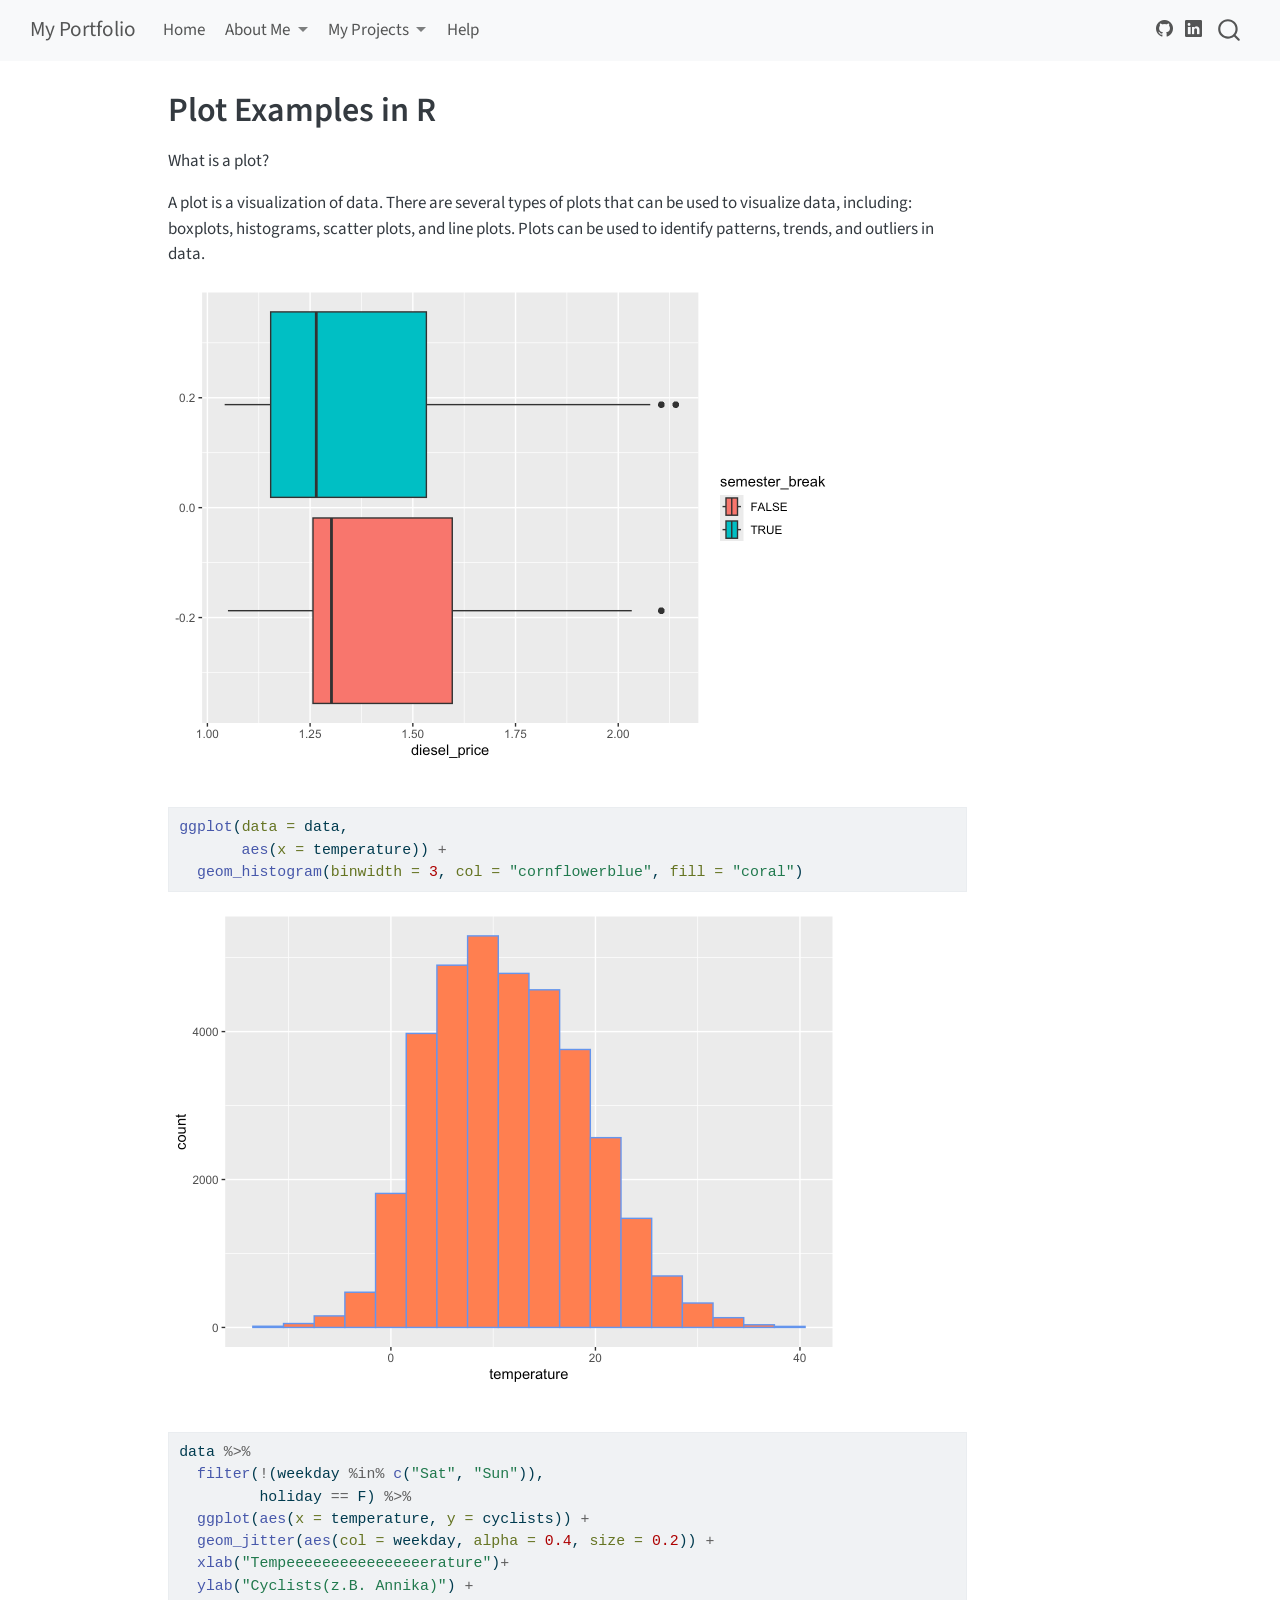
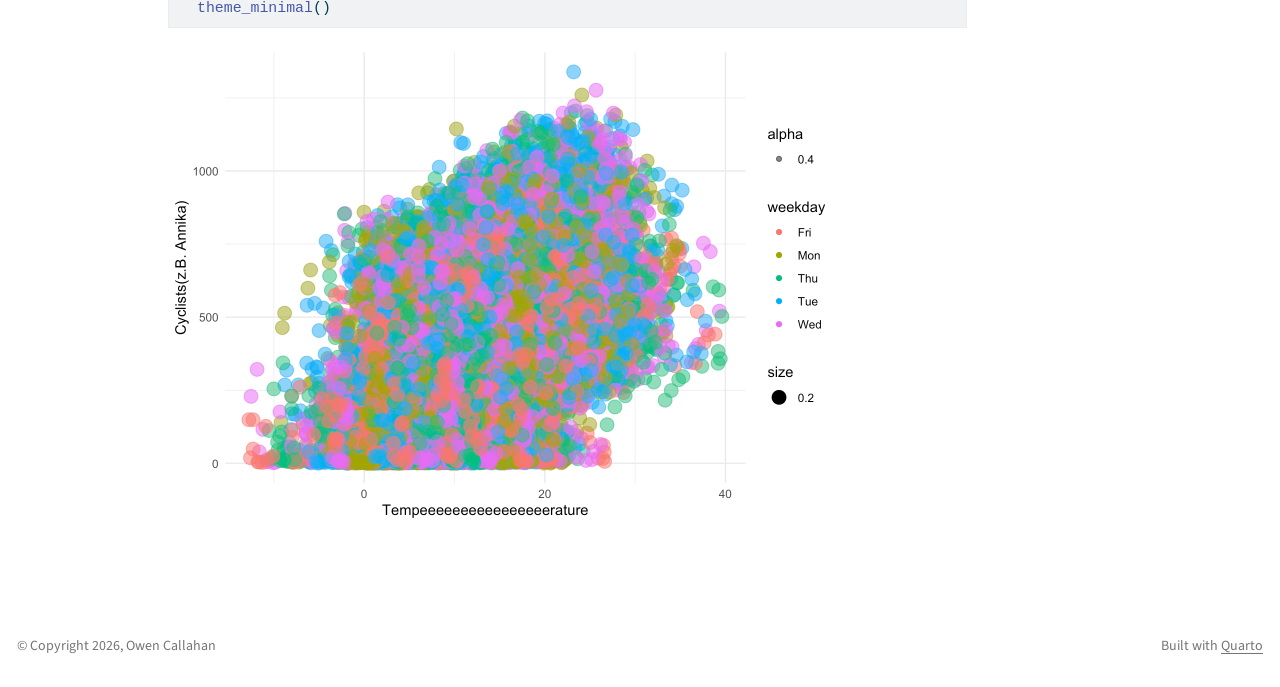
<file: proj1.html>
<!DOCTYPE html>
<html xmlns="http://www.w3.org/1999/xhtml" lang="en" xml:lang="en"><head>

<meta charset="utf-8">
<meta name="generator" content="quarto-1.8.27">

<meta name="viewport" content="width=device-width, initial-scale=1.0, user-scalable=yes">


<title>Plot Examples in R – My Portfolio</title>
<style>
code{white-space: pre-wrap;}
span.smallcaps{font-variant: small-caps;}
div.columns{display: flex; gap: min(4vw, 1.5em);}
div.column{flex: auto; overflow-x: auto;}
div.hanging-indent{margin-left: 1.5em; text-indent: -1.5em;}
ul.task-list{list-style: none;}
ul.task-list li input[type="checkbox"] {
  width: 0.8em;
  margin: 0 0.8em 0.2em -1em; /* quarto-specific, see https://github.com/quarto-dev/quarto-cli/issues/4556 */ 
  vertical-align: middle;
}
/* CSS for syntax highlighting */
html { -webkit-text-size-adjust: 100%; }
pre > code.sourceCode { white-space: pre; position: relative; }
pre > code.sourceCode > span { display: inline-block; line-height: 1.25; }
pre > code.sourceCode > span:empty { height: 1.2em; }
.sourceCode { overflow: visible; }
code.sourceCode > span { color: inherit; text-decoration: inherit; }
div.sourceCode { margin: 1em 0; }
pre.sourceCode { margin: 0; }
@media screen {
div.sourceCode { overflow: auto; }
}
@media print {
pre > code.sourceCode { white-space: pre-wrap; }
pre > code.sourceCode > span { text-indent: -5em; padding-left: 5em; }
}
pre.numberSource code
  { counter-reset: source-line 0; }
pre.numberSource code > span
  { position: relative; left: -4em; counter-increment: source-line; }
pre.numberSource code > span > a:first-child::before
  { content: counter(source-line);
    position: relative; left: -1em; text-align: right; vertical-align: baseline;
    border: none; display: inline-block;
    -webkit-touch-callout: none; -webkit-user-select: none;
    -khtml-user-select: none; -moz-user-select: none;
    -ms-user-select: none; user-select: none;
    padding: 0 4px; width: 4em;
  }
pre.numberSource { margin-left: 3em;  padding-left: 4px; }
div.sourceCode
  {   }
@media screen {
pre > code.sourceCode > span > a:first-child::before { text-decoration: underline; }
}
</style>


<script src="site_libs/quarto-nav/quarto-nav.js"></script>
<script src="site_libs/quarto-nav/headroom.min.js"></script>
<script src="site_libs/clipboard/clipboard.min.js"></script>
<script src="site_libs/quarto-search/autocomplete.umd.js"></script>
<script src="site_libs/quarto-search/fuse.min.js"></script>
<script src="site_libs/quarto-search/quarto-search.js"></script>
<meta name="quarto:offset" content="./">
<script src="site_libs/quarto-html/quarto.js" type="module"></script>
<script src="site_libs/quarto-html/tabsets/tabsets.js" type="module"></script>
<script src="site_libs/quarto-html/axe/axe-check.js" type="module"></script>
<script src="site_libs/quarto-html/popper.min.js"></script>
<script src="site_libs/quarto-html/tippy.umd.min.js"></script>
<script src="site_libs/quarto-html/anchor.min.js"></script>
<link href="site_libs/quarto-html/tippy.css" rel="stylesheet">
<link href="site_libs/quarto-html/quarto-syntax-highlighting-ed96de9b727972fe78a7b5d16c58bf87.css" rel="stylesheet" id="quarto-text-highlighting-styles">
<script src="site_libs/bootstrap/bootstrap.min.js"></script>
<link href="site_libs/bootstrap/bootstrap-icons.css" rel="stylesheet">
<link href="site_libs/bootstrap/bootstrap-5b4ad623e5705c0698d39aec6f10cf02.min.css" rel="stylesheet" append-hash="true" id="quarto-bootstrap" data-mode="light">
<script id="quarto-search-options" type="application/json">{
  "location": "navbar",
  "copy-button": false,
  "collapse-after": 3,
  "panel-placement": "end",
  "type": "overlay",
  "limit": 50,
  "keyboard-shortcut": [
    "f",
    "/",
    "s"
  ],
  "show-item-context": false,
  "language": {
    "search-no-results-text": "No results",
    "search-matching-documents-text": "matching documents",
    "search-copy-link-title": "Copy link to search",
    "search-hide-matches-text": "Hide additional matches",
    "search-more-match-text": "more match in this document",
    "search-more-matches-text": "more matches in this document",
    "search-clear-button-title": "Clear",
    "search-text-placeholder": "",
    "search-detached-cancel-button-title": "Cancel",
    "search-submit-button-title": "Submit",
    "search-label": "Search"
  }
}</script>


</head>

<body class="nav-fixed quarto-light">

<div id="quarto-search-results"></div>
  <header id="quarto-header" class="headroom fixed-top">
    <nav class="navbar navbar-expand-lg " data-bs-theme="dark">
      <div class="navbar-container container-fluid">
      <div class="navbar-brand-container mx-auto">
    <a class="navbar-brand" href="./index.html">
    <span class="navbar-title">My Portfolio</span>
    </a>
  </div>
            <div id="quarto-search" class="" title="Search"></div>
          <button class="navbar-toggler" type="button" data-bs-toggle="collapse" data-bs-target="#navbarCollapse" aria-controls="navbarCollapse" role="menu" aria-expanded="false" aria-label="Toggle navigation" onclick="if (window.quartoToggleHeadroom) { window.quartoToggleHeadroom(); }">
  <span class="navbar-toggler-icon"></span>
</button>
          <div class="collapse navbar-collapse" id="navbarCollapse">
            <ul class="navbar-nav navbar-nav-scroll me-auto">
  <li class="nav-item">
    <a class="nav-link" href="./index.html"> 
<span class="menu-text">Home</span></a>
  </li>  
  <li class="nav-item dropdown ">
    <a class="nav-link dropdown-toggle" href="#" id="nav-menu-about-me" role="link" data-bs-toggle="dropdown" aria-expanded="false">
 <span class="menu-text">About Me</span>
    </a>
    <ul class="dropdown-menu" aria-labelledby="nav-menu-about-me">    
        <li>
    <a class="dropdown-item" href="./about.html">
 <span class="dropdown-text">My Resume</span></a>
  </li>  
        <li>
    <a class="dropdown-item" href="./active.html">
 <span class="dropdown-text">Political &amp; Environmental Activism</span></a>
  </li>  
    </ul>
  </li>
  <li class="nav-item dropdown ">
    <a class="nav-link dropdown-toggle" href="#" id="nav-menu-my-projects" role="link" data-bs-toggle="dropdown" aria-expanded="false">
 <span class="menu-text">My Projects</span>
    </a>
    <ul class="dropdown-menu" aria-labelledby="nav-menu-my-projects">    
        <li>
    <a class="dropdown-item" href="./proj1.html">
 <span class="dropdown-text">Bootstraping Example</span></a>
  </li>  
    </ul>
  </li>
  <li class="nav-item">
    <a class="nav-link" href="./help.html"> 
<span class="menu-text">Help</span></a>
  </li>  
</ul>
          </div> <!-- /navcollapse -->
            <div class="quarto-navbar-tools">
    <a href="https://github.com/0-cal/my-portfolio" title="" class="quarto-navigation-tool px-1" aria-label=""><i class="bi bi-github"></i></a>
    <a href="" title="" class="quarto-navigation-tool px-1" aria-label=""><i class="bi bi-linkedin"></i></a>
</div>
      </div> <!-- /container-fluid -->
    </nav>
</header>
<!-- content -->
<div id="quarto-content" class="quarto-container page-columns page-rows-contents page-layout-article page-navbar">
<!-- sidebar -->
<!-- margin-sidebar -->
    <div id="quarto-margin-sidebar" class="sidebar margin-sidebar zindex-bottom">
        
    </div>
<!-- main -->
<main class="content" id="quarto-document-content">

<header id="title-block-header" class="quarto-title-block default">
<div class="quarto-title">
<h1 class="title">Plot Examples in R</h1>
</div>



<div class="quarto-title-meta">

    
  
    
  </div>
  


</header>


<p>What is a plot?</p>
<p>A plot is a visualization of data. There are several types of plots that can be used to visualize data, including: boxplots, histograms, scatter plots, and line plots. Plots can be used to identify patterns, trends, and outliers in data.</p>
<div class="cell">
<div class="cell-output-display">
<div>
<figure class="figure">
<p><img src="proj1_files/figure-html/unnamed-chunk-2-1.png" class="img-fluid figure-img" width="672"></p>
</figure>
</div>
</div>
</div>
<div class="cell">
<div class="code-copy-outer-scaffold"><div class="sourceCode cell-code" id="cb1"><pre class="sourceCode r code-with-copy"><code class="sourceCode r"><span id="cb1-1"><a href="#cb1-1" aria-hidden="true" tabindex="-1"></a><span class="fu">ggplot</span>(<span class="at">data =</span> data, </span>
<span id="cb1-2"><a href="#cb1-2" aria-hidden="true" tabindex="-1"></a>       <span class="fu">aes</span>(<span class="at">x =</span> temperature)) <span class="sc">+</span></span>
<span id="cb1-3"><a href="#cb1-3" aria-hidden="true" tabindex="-1"></a>  <span class="fu">geom_histogram</span>(<span class="at">binwidth =</span> <span class="dv">3</span>, <span class="at">col =</span> <span class="st">"cornflowerblue"</span>, <span class="at">fill =</span> <span class="st">"coral"</span>)</span></code></pre></div><button title="Copy to Clipboard" class="code-copy-button"><i class="bi"></i></button></div>
<div class="cell-output-display">
<div>
<figure class="figure">
<p><img src="proj1_files/figure-html/unnamed-chunk-3-1.png" class="img-fluid figure-img" width="672"></p>
</figure>
</div>
</div>
</div>
<div class="cell">
<div class="code-copy-outer-scaffold"><div class="sourceCode cell-code" id="cb2"><pre class="sourceCode r code-with-copy"><code class="sourceCode r"><span id="cb2-1"><a href="#cb2-1" aria-hidden="true" tabindex="-1"></a>data <span class="sc">%&gt;%</span> </span>
<span id="cb2-2"><a href="#cb2-2" aria-hidden="true" tabindex="-1"></a>  <span class="fu">filter</span>(<span class="sc">!</span>(weekday <span class="sc">%in%</span> <span class="fu">c</span>(<span class="st">"Sat"</span>, <span class="st">"Sun"</span>)),</span>
<span id="cb2-3"><a href="#cb2-3" aria-hidden="true" tabindex="-1"></a>         holiday <span class="sc">==</span> F) <span class="sc">%&gt;%</span> </span>
<span id="cb2-4"><a href="#cb2-4" aria-hidden="true" tabindex="-1"></a>  <span class="fu">ggplot</span>(<span class="fu">aes</span>(<span class="at">x =</span> temperature, <span class="at">y =</span> cyclists)) <span class="sc">+</span></span>
<span id="cb2-5"><a href="#cb2-5" aria-hidden="true" tabindex="-1"></a>  <span class="fu">geom_jitter</span>(<span class="fu">aes</span>(<span class="at">col =</span> weekday, <span class="at">alpha =</span> <span class="fl">0.4</span>, <span class="at">size =</span> <span class="fl">0.2</span>)) <span class="sc">+</span></span>
<span id="cb2-6"><a href="#cb2-6" aria-hidden="true" tabindex="-1"></a>  <span class="fu">xlab</span>(<span class="st">"Tempeeeeeeeeeeeeeeeerature"</span>)<span class="sc">+</span></span>
<span id="cb2-7"><a href="#cb2-7" aria-hidden="true" tabindex="-1"></a>  <span class="fu">ylab</span>(<span class="st">"Cyclists(z.B. Annika)"</span>) <span class="sc">+</span> </span>
<span id="cb2-8"><a href="#cb2-8" aria-hidden="true" tabindex="-1"></a>  <span class="fu">theme_minimal</span>()</span></code></pre></div><button title="Copy to Clipboard" class="code-copy-button"><i class="bi"></i></button></div>
<div class="cell-output-display">
<div>
<figure class="figure">
<p><img src="proj1_files/figure-html/unnamed-chunk-4-1.png" class="img-fluid figure-img" width="672"></p>
</figure>
</div>
</div>
</div>



</main> <!-- /main -->
<script id="quarto-html-after-body" type="application/javascript">
  window.document.addEventListener("DOMContentLoaded", function (event) {
    const icon = "";
    const anchorJS = new window.AnchorJS();
    anchorJS.options = {
      placement: 'right',
      icon: icon
    };
    anchorJS.add('.anchored');
    const isCodeAnnotation = (el) => {
      for (const clz of el.classList) {
        if (clz.startsWith('code-annotation-')) {                     
          return true;
        }
      }
      return false;
    }
    const onCopySuccess = function(e) {
      // button target
      const button = e.trigger;
      // don't keep focus
      button.blur();
      // flash "checked"
      button.classList.add('code-copy-button-checked');
      var currentTitle = button.getAttribute("title");
      button.setAttribute("title", "Copied!");
      let tooltip;
      if (window.bootstrap) {
        button.setAttribute("data-bs-toggle", "tooltip");
        button.setAttribute("data-bs-placement", "left");
        button.setAttribute("data-bs-title", "Copied!");
        tooltip = new bootstrap.Tooltip(button, 
          { trigger: "manual", 
            customClass: "code-copy-button-tooltip",
            offset: [0, -8]});
        tooltip.show();    
      }
      setTimeout(function() {
        if (tooltip) {
          tooltip.hide();
          button.removeAttribute("data-bs-title");
          button.removeAttribute("data-bs-toggle");
          button.removeAttribute("data-bs-placement");
        }
        button.setAttribute("title", currentTitle);
        button.classList.remove('code-copy-button-checked');
      }, 1000);
      // clear code selection
      e.clearSelection();
    }
    const getTextToCopy = function(trigger) {
      const outerScaffold = trigger.parentElement.cloneNode(true);
      const codeEl = outerScaffold.querySelector('code');
      for (const childEl of codeEl.children) {
        if (isCodeAnnotation(childEl)) {
          childEl.remove();
        }
      }
      return codeEl.innerText;
    }
    const clipboard = new window.ClipboardJS('.code-copy-button:not([data-in-quarto-modal])', {
      text: getTextToCopy
    });
    clipboard.on('success', onCopySuccess);
    if (window.document.getElementById('quarto-embedded-source-code-modal')) {
      const clipboardModal = new window.ClipboardJS('.code-copy-button[data-in-quarto-modal]', {
        text: getTextToCopy,
        container: window.document.getElementById('quarto-embedded-source-code-modal')
      });
      clipboardModal.on('success', onCopySuccess);
    }
      var localhostRegex = new RegExp(/^(?:http|https):\/\/localhost\:?[0-9]*\//);
      var mailtoRegex = new RegExp(/^mailto:/);
        var filterRegex = new RegExp('/' + window.location.host + '/');
      var isInternal = (href) => {
          return filterRegex.test(href) || localhostRegex.test(href) || mailtoRegex.test(href);
      }
      // Inspect non-navigation links and adorn them if external
     var links = window.document.querySelectorAll('a[href]:not(.nav-link):not(.navbar-brand):not(.toc-action):not(.sidebar-link):not(.sidebar-item-toggle):not(.pagination-link):not(.no-external):not([aria-hidden]):not(.dropdown-item):not(.quarto-navigation-tool):not(.about-link)');
      for (var i=0; i<links.length; i++) {
        const link = links[i];
        if (!isInternal(link.href)) {
          // undo the damage that might have been done by quarto-nav.js in the case of
          // links that we want to consider external
          if (link.dataset.originalHref !== undefined) {
            link.href = link.dataset.originalHref;
          }
        }
      }
    function tippyHover(el, contentFn, onTriggerFn, onUntriggerFn) {
      const config = {
        allowHTML: true,
        maxWidth: 500,
        delay: 100,
        arrow: false,
        appendTo: function(el) {
            return el.parentElement;
        },
        interactive: true,
        interactiveBorder: 10,
        theme: 'quarto',
        placement: 'bottom-start',
      };
      if (contentFn) {
        config.content = contentFn;
      }
      if (onTriggerFn) {
        config.onTrigger = onTriggerFn;
      }
      if (onUntriggerFn) {
        config.onUntrigger = onUntriggerFn;
      }
      window.tippy(el, config); 
    }
    const noterefs = window.document.querySelectorAll('a[role="doc-noteref"]');
    for (var i=0; i<noterefs.length; i++) {
      const ref = noterefs[i];
      tippyHover(ref, function() {
        // use id or data attribute instead here
        let href = ref.getAttribute('data-footnote-href') || ref.getAttribute('href');
        try { href = new URL(href).hash; } catch {}
        const id = href.replace(/^#\/?/, "");
        const note = window.document.getElementById(id);
        if (note) {
          return note.innerHTML;
        } else {
          return "";
        }
      });
    }
    const xrefs = window.document.querySelectorAll('a.quarto-xref');
    const processXRef = (id, note) => {
      // Strip column container classes
      const stripColumnClz = (el) => {
        el.classList.remove("page-full", "page-columns");
        if (el.children) {
          for (const child of el.children) {
            stripColumnClz(child);
          }
        }
      }
      stripColumnClz(note)
      if (id === null || id.startsWith('sec-')) {
        // Special case sections, only their first couple elements
        const container = document.createElement("div");
        if (note.children && note.children.length > 2) {
          container.appendChild(note.children[0].cloneNode(true));
          for (let i = 1; i < note.children.length; i++) {
            const child = note.children[i];
            if (child.tagName === "P" && child.innerText === "") {
              continue;
            } else {
              container.appendChild(child.cloneNode(true));
              break;
            }
          }
          if (window.Quarto?.typesetMath) {
            window.Quarto.typesetMath(container);
          }
          return container.innerHTML
        } else {
          if (window.Quarto?.typesetMath) {
            window.Quarto.typesetMath(note);
          }
          return note.innerHTML;
        }
      } else {
        // Remove any anchor links if they are present
        const anchorLink = note.querySelector('a.anchorjs-link');
        if (anchorLink) {
          anchorLink.remove();
        }
        if (window.Quarto?.typesetMath) {
          window.Quarto.typesetMath(note);
        }
        if (note.classList.contains("callout")) {
          return note.outerHTML;
        } else {
          return note.innerHTML;
        }
      }
    }
    for (var i=0; i<xrefs.length; i++) {
      const xref = xrefs[i];
      tippyHover(xref, undefined, function(instance) {
        instance.disable();
        let url = xref.getAttribute('href');
        let hash = undefined; 
        if (url.startsWith('#')) {
          hash = url;
        } else {
          try { hash = new URL(url).hash; } catch {}
        }
        if (hash) {
          const id = hash.replace(/^#\/?/, "");
          const note = window.document.getElementById(id);
          if (note !== null) {
            try {
              const html = processXRef(id, note.cloneNode(true));
              instance.setContent(html);
            } finally {
              instance.enable();
              instance.show();
            }
          } else {
            // See if we can fetch this
            fetch(url.split('#')[0])
            .then(res => res.text())
            .then(html => {
              const parser = new DOMParser();
              const htmlDoc = parser.parseFromString(html, "text/html");
              const note = htmlDoc.getElementById(id);
              if (note !== null) {
                const html = processXRef(id, note);
                instance.setContent(html);
              } 
            }).finally(() => {
              instance.enable();
              instance.show();
            });
          }
        } else {
          // See if we can fetch a full url (with no hash to target)
          // This is a special case and we should probably do some content thinning / targeting
          fetch(url)
          .then(res => res.text())
          .then(html => {
            const parser = new DOMParser();
            const htmlDoc = parser.parseFromString(html, "text/html");
            const note = htmlDoc.querySelector('main.content');
            if (note !== null) {
              // This should only happen for chapter cross references
              // (since there is no id in the URL)
              // remove the first header
              if (note.children.length > 0 && note.children[0].tagName === "HEADER") {
                note.children[0].remove();
              }
              const html = processXRef(null, note);
              instance.setContent(html);
            } 
          }).finally(() => {
            instance.enable();
            instance.show();
          });
        }
      }, function(instance) {
      });
    }
        let selectedAnnoteEl;
        const selectorForAnnotation = ( cell, annotation) => {
          let cellAttr = 'data-code-cell="' + cell + '"';
          let lineAttr = 'data-code-annotation="' +  annotation + '"';
          const selector = 'span[' + cellAttr + '][' + lineAttr + ']';
          return selector;
        }
        const selectCodeLines = (annoteEl) => {
          const doc = window.document;
          const targetCell = annoteEl.getAttribute("data-target-cell");
          const targetAnnotation = annoteEl.getAttribute("data-target-annotation");
          const annoteSpan = window.document.querySelector(selectorForAnnotation(targetCell, targetAnnotation));
          const lines = annoteSpan.getAttribute("data-code-lines").split(",");
          const lineIds = lines.map((line) => {
            return targetCell + "-" + line;
          })
          let top = null;
          let height = null;
          let parent = null;
          if (lineIds.length > 0) {
              //compute the position of the single el (top and bottom and make a div)
              const el = window.document.getElementById(lineIds[0]);
              top = el.offsetTop;
              height = el.offsetHeight;
              parent = el.parentElement.parentElement;
            if (lineIds.length > 1) {
              const lastEl = window.document.getElementById(lineIds[lineIds.length - 1]);
              const bottom = lastEl.offsetTop + lastEl.offsetHeight;
              height = bottom - top;
            }
            if (top !== null && height !== null && parent !== null) {
              // cook up a div (if necessary) and position it 
              let div = window.document.getElementById("code-annotation-line-highlight");
              if (div === null) {
                div = window.document.createElement("div");
                div.setAttribute("id", "code-annotation-line-highlight");
                div.style.position = 'absolute';
                parent.appendChild(div);
              }
              div.style.top = top - 2 + "px";
              div.style.height = height + 4 + "px";
              div.style.left = 0;
              let gutterDiv = window.document.getElementById("code-annotation-line-highlight-gutter");
              if (gutterDiv === null) {
                gutterDiv = window.document.createElement("div");
                gutterDiv.setAttribute("id", "code-annotation-line-highlight-gutter");
                gutterDiv.style.position = 'absolute';
                const codeCell = window.document.getElementById(targetCell);
                const gutter = codeCell.querySelector('.code-annotation-gutter');
                gutter.appendChild(gutterDiv);
              }
              gutterDiv.style.top = top - 2 + "px";
              gutterDiv.style.height = height + 4 + "px";
            }
            selectedAnnoteEl = annoteEl;
          }
        };
        const unselectCodeLines = () => {
          const elementsIds = ["code-annotation-line-highlight", "code-annotation-line-highlight-gutter"];
          elementsIds.forEach((elId) => {
            const div = window.document.getElementById(elId);
            if (div) {
              div.remove();
            }
          });
          selectedAnnoteEl = undefined;
        };
          // Handle positioning of the toggle
      window.addEventListener(
        "resize",
        throttle(() => {
          elRect = undefined;
          if (selectedAnnoteEl) {
            selectCodeLines(selectedAnnoteEl);
          }
        }, 10)
      );
      function throttle(fn, ms) {
      let throttle = false;
      let timer;
        return (...args) => {
          if(!throttle) { // first call gets through
              fn.apply(this, args);
              throttle = true;
          } else { // all the others get throttled
              if(timer) clearTimeout(timer); // cancel #2
              timer = setTimeout(() => {
                fn.apply(this, args);
                timer = throttle = false;
              }, ms);
          }
        };
      }
        // Attach click handler to the DT
        const annoteDls = window.document.querySelectorAll('dt[data-target-cell]');
        for (const annoteDlNode of annoteDls) {
          annoteDlNode.addEventListener('click', (event) => {
            const clickedEl = event.target;
            if (clickedEl !== selectedAnnoteEl) {
              unselectCodeLines();
              const activeEl = window.document.querySelector('dt[data-target-cell].code-annotation-active');
              if (activeEl) {
                activeEl.classList.remove('code-annotation-active');
              }
              selectCodeLines(clickedEl);
              clickedEl.classList.add('code-annotation-active');
            } else {
              // Unselect the line
              unselectCodeLines();
              clickedEl.classList.remove('code-annotation-active');
            }
          });
        }
    const findCites = (el) => {
      const parentEl = el.parentElement;
      if (parentEl) {
        const cites = parentEl.dataset.cites;
        if (cites) {
          return {
            el,
            cites: cites.split(' ')
          };
        } else {
          return findCites(el.parentElement)
        }
      } else {
        return undefined;
      }
    };
    var bibliorefs = window.document.querySelectorAll('a[role="doc-biblioref"]');
    for (var i=0; i<bibliorefs.length; i++) {
      const ref = bibliorefs[i];
      const citeInfo = findCites(ref);
      if (citeInfo) {
        tippyHover(citeInfo.el, function() {
          var popup = window.document.createElement('div');
          citeInfo.cites.forEach(function(cite) {
            var citeDiv = window.document.createElement('div');
            citeDiv.classList.add('hanging-indent');
            citeDiv.classList.add('csl-entry');
            var biblioDiv = window.document.getElementById('ref-' + cite);
            if (biblioDiv) {
              citeDiv.innerHTML = biblioDiv.innerHTML;
            }
            popup.appendChild(citeDiv);
          });
          return popup.innerHTML;
        });
      }
    }
  });
  </script>
</div> <!-- /content -->
<footer class="footer">
  <div class="nav-footer">
    <div class="nav-footer-left">
<p>© Copyright 2026, Owen Callahan</p>
</div>   
    <div class="nav-footer-center">
      &nbsp;
    </div>
    <div class="nav-footer-right">
<p>Built with <a href="https://quarto.org/">Quarto</a></p>
</div>
  </div>
</footer>




</body></html>
</file>
<file: site_libs/quarto-html/tippy.css>
.tippy-box[data-animation=fade][data-state=hidden]{opacity:0}[data-tippy-root]{max-width:calc(100vw - 10px)}.tippy-box{position:relative;background-color:#333;color:#fff;border-radius:4px;font-size:14px;line-height:1.4;white-space:normal;outline:0;transition-property:transform,visibility,opacity}.tippy-box[data-placement^=top]>.tippy-arrow{bottom:0}.tippy-box[data-placement^=top]>.tippy-arrow:before{bottom:-7px;left:0;border-width:8px 8px 0;border-top-color:initial;transform-origin:center top}.tippy-box[data-placement^=bottom]>.tippy-arrow{top:0}.tippy-box[data-placement^=bottom]>.tippy-arrow:before{top:-7px;left:0;border-width:0 8px 8px;border-bottom-color:initial;transform-origin:center bottom}.tippy-box[data-placement^=left]>.tippy-arrow{right:0}.tippy-box[data-placement^=left]>.tippy-arrow:before{border-width:8px 0 8px 8px;border-left-color:initial;right:-7px;transform-origin:center left}.tippy-box[data-placement^=right]>.tippy-arrow{left:0}.tippy-box[data-placement^=right]>.tippy-arrow:before{left:-7px;border-width:8px 8px 8px 0;border-right-color:initial;transform-origin:center right}.tippy-box[data-inertia][data-state=visible]{transition-timing-function:cubic-bezier(.54,1.5,.38,1.11)}.tippy-arrow{width:16px;height:16px;color:#333}.tippy-arrow:before{content:"";position:absolute;border-color:transparent;border-style:solid}.tippy-content{position:relative;padding:5px 9px;z-index:1}
</file>
<file: site_libs/quarto-html/quarto-syntax-highlighting-ed96de9b727972fe78a7b5d16c58bf87.css>
/* quarto syntax highlight colors */
:root {
  --quarto-hl-ot-color: #003B4F;
  --quarto-hl-at-color: #657422;
  --quarto-hl-ss-color: #20794D;
  --quarto-hl-an-color: #5E5E5E;
  --quarto-hl-fu-color: #4758AB;
  --quarto-hl-st-color: #20794D;
  --quarto-hl-cf-color: #003B4F;
  --quarto-hl-op-color: #5E5E5E;
  --quarto-hl-er-color: #AD0000;
  --quarto-hl-bn-color: #AD0000;
  --quarto-hl-al-color: #AD0000;
  --quarto-hl-va-color: #111111;
  --quarto-hl-bu-color: inherit;
  --quarto-hl-ex-color: inherit;
  --quarto-hl-pp-color: #AD0000;
  --quarto-hl-in-color: #5E5E5E;
  --quarto-hl-vs-color: #20794D;
  --quarto-hl-wa-color: #5E5E5E;
  --quarto-hl-do-color: #5E5E5E;
  --quarto-hl-im-color: #00769E;
  --quarto-hl-ch-color: #20794D;
  --quarto-hl-dt-color: #AD0000;
  --quarto-hl-fl-color: #AD0000;
  --quarto-hl-co-color: #5E5E5E;
  --quarto-hl-cv-color: #5E5E5E;
  --quarto-hl-cn-color: #8f5902;
  --quarto-hl-sc-color: #5E5E5E;
  --quarto-hl-dv-color: #AD0000;
  --quarto-hl-kw-color: #003B4F;
}

/* other quarto variables */
:root {
  --quarto-font-monospace: SFMono-Regular, Menlo, Monaco, Consolas, "Liberation Mono", "Courier New", monospace;
}

/* syntax highlight based on Pandoc's rules */
pre > code.sourceCode > span {
  color: #003B4F;
}

code.sourceCode > span {
  color: #003B4F;
}

div.sourceCode,
div.sourceCode pre.sourceCode {
  color: #003B4F;
}

/* Normal */
code span {
  color: #003B4F;
}

/* Alert */
code span.al {
  color: #AD0000;
  font-style: inherit;
}

/* Annotation */
code span.an {
  color: #5E5E5E;
  font-style: inherit;
}

/* Attribute */
code span.at {
  color: #657422;
  font-style: inherit;
}

/* BaseN */
code span.bn {
  color: #AD0000;
  font-style: inherit;
}

/* BuiltIn */
code span.bu {
  font-style: inherit;
}

/* ControlFlow */
code span.cf {
  color: #003B4F;
  font-weight: bold;
  font-style: inherit;
}

/* Char */
code span.ch {
  color: #20794D;
  font-style: inherit;
}

/* Constant */
code span.cn {
  color: #8f5902;
  font-style: inherit;
}

/* Comment */
code span.co {
  color: #5E5E5E;
  font-style: inherit;
}

/* CommentVar */
code span.cv {
  color: #5E5E5E;
  font-style: italic;
}

/* Documentation */
code span.do {
  color: #5E5E5E;
  font-style: italic;
}

/* DataType */
code span.dt {
  color: #AD0000;
  font-style: inherit;
}

/* DecVal */
code span.dv {
  color: #AD0000;
  font-style: inherit;
}

/* Error */
code span.er {
  color: #AD0000;
  font-style: inherit;
}

/* Extension */
code span.ex {
  font-style: inherit;
}

/* Float */
code span.fl {
  color: #AD0000;
  font-style: inherit;
}

/* Function */
code span.fu {
  color: #4758AB;
  font-style: inherit;
}

/* Import */
code span.im {
  color: #00769E;
  font-style: inherit;
}

/* Information */
code span.in {
  color: #5E5E5E;
  font-style: inherit;
}

/* Keyword */
code span.kw {
  color: #003B4F;
  font-weight: bold;
  font-style: inherit;
}

/* Operator */
code span.op {
  color: #5E5E5E;
  font-style: inherit;
}

/* Other */
code span.ot {
  color: #003B4F;
  font-style: inherit;
}

/* Preprocessor */
code span.pp {
  color: #AD0000;
  font-style: inherit;
}

/* SpecialChar */
code span.sc {
  color: #5E5E5E;
  font-style: inherit;
}

/* SpecialString */
code span.ss {
  color: #20794D;
  font-style: inherit;
}

/* String */
code span.st {
  color: #20794D;
  font-style: inherit;
}

/* Variable */
code span.va {
  color: #111111;
  font-style: inherit;
}

/* VerbatimString */
code span.vs {
  color: #20794D;
  font-style: inherit;
}

/* Warning */
code span.wa {
  color: #5E5E5E;
  font-style: italic;
}

.prevent-inlining {
  content: "</";
}

/*# sourceMappingURL=0920dd6d7437995b8cdf7429764427b1.css.map */
</file>
<file: docs/site_libs/quarto-html/tippy.css>
.tippy-box[data-animation=fade][data-state=hidden]{opacity:0}[data-tippy-root]{max-width:calc(100vw - 10px)}.tippy-box{position:relative;background-color:#333;color:#fff;border-radius:4px;font-size:14px;line-height:1.4;white-space:normal;outline:0;transition-property:transform,visibility,opacity}.tippy-box[data-placement^=top]>.tippy-arrow{bottom:0}.tippy-box[data-placement^=top]>.tippy-arrow:before{bottom:-7px;left:0;border-width:8px 8px 0;border-top-color:initial;transform-origin:center top}.tippy-box[data-placement^=bottom]>.tippy-arrow{top:0}.tippy-box[data-placement^=bottom]>.tippy-arrow:before{top:-7px;left:0;border-width:0 8px 8px;border-bottom-color:initial;transform-origin:center bottom}.tippy-box[data-placement^=left]>.tippy-arrow{right:0}.tippy-box[data-placement^=left]>.tippy-arrow:before{border-width:8px 0 8px 8px;border-left-color:initial;right:-7px;transform-origin:center left}.tippy-box[data-placement^=right]>.tippy-arrow{left:0}.tippy-box[data-placement^=right]>.tippy-arrow:before{left:-7px;border-width:8px 8px 8px 0;border-right-color:initial;transform-origin:center right}.tippy-box[data-inertia][data-state=visible]{transition-timing-function:cubic-bezier(.54,1.5,.38,1.11)}.tippy-arrow{width:16px;height:16px;color:#333}.tippy-arrow:before{content:"";position:absolute;border-color:transparent;border-style:solid}.tippy-content{position:relative;padding:5px 9px;z-index:1}
</file>
<file: docs/site_libs/quarto-html/quarto-syntax-highlighting-ed96de9b727972fe78a7b5d16c58bf87.css>
/* quarto syntax highlight colors */
:root {
  --quarto-hl-ot-color: #003B4F;
  --quarto-hl-at-color: #657422;
  --quarto-hl-ss-color: #20794D;
  --quarto-hl-an-color: #5E5E5E;
  --quarto-hl-fu-color: #4758AB;
  --quarto-hl-st-color: #20794D;
  --quarto-hl-cf-color: #003B4F;
  --quarto-hl-op-color: #5E5E5E;
  --quarto-hl-er-color: #AD0000;
  --quarto-hl-bn-color: #AD0000;
  --quarto-hl-al-color: #AD0000;
  --quarto-hl-va-color: #111111;
  --quarto-hl-bu-color: inherit;
  --quarto-hl-ex-color: inherit;
  --quarto-hl-pp-color: #AD0000;
  --quarto-hl-in-color: #5E5E5E;
  --quarto-hl-vs-color: #20794D;
  --quarto-hl-wa-color: #5E5E5E;
  --quarto-hl-do-color: #5E5E5E;
  --quarto-hl-im-color: #00769E;
  --quarto-hl-ch-color: #20794D;
  --quarto-hl-dt-color: #AD0000;
  --quarto-hl-fl-color: #AD0000;
  --quarto-hl-co-color: #5E5E5E;
  --quarto-hl-cv-color: #5E5E5E;
  --quarto-hl-cn-color: #8f5902;
  --quarto-hl-sc-color: #5E5E5E;
  --quarto-hl-dv-color: #AD0000;
  --quarto-hl-kw-color: #003B4F;
}

/* other quarto variables */
:root {
  --quarto-font-monospace: SFMono-Regular, Menlo, Monaco, Consolas, "Liberation Mono", "Courier New", monospace;
}

/* syntax highlight based on Pandoc's rules */
pre > code.sourceCode > span {
  color: #003B4F;
}

code.sourceCode > span {
  color: #003B4F;
}

div.sourceCode,
div.sourceCode pre.sourceCode {
  color: #003B4F;
}

/* Normal */
code span {
  color: #003B4F;
}

/* Alert */
code span.al {
  color: #AD0000;
  font-style: inherit;
}

/* Annotation */
code span.an {
  color: #5E5E5E;
  font-style: inherit;
}

/* Attribute */
code span.at {
  color: #657422;
  font-style: inherit;
}

/* BaseN */
code span.bn {
  color: #AD0000;
  font-style: inherit;
}

/* BuiltIn */
code span.bu {
  font-style: inherit;
}

/* ControlFlow */
code span.cf {
  color: #003B4F;
  font-weight: bold;
  font-style: inherit;
}

/* Char */
code span.ch {
  color: #20794D;
  font-style: inherit;
}

/* Constant */
code span.cn {
  color: #8f5902;
  font-style: inherit;
}

/* Comment */
code span.co {
  color: #5E5E5E;
  font-style: inherit;
}

/* CommentVar */
code span.cv {
  color: #5E5E5E;
  font-style: italic;
}

/* Documentation */
code span.do {
  color: #5E5E5E;
  font-style: italic;
}

/* DataType */
code span.dt {
  color: #AD0000;
  font-style: inherit;
}

/* DecVal */
code span.dv {
  color: #AD0000;
  font-style: inherit;
}

/* Error */
code span.er {
  color: #AD0000;
  font-style: inherit;
}

/* Extension */
code span.ex {
  font-style: inherit;
}

/* Float */
code span.fl {
  color: #AD0000;
  font-style: inherit;
}

/* Function */
code span.fu {
  color: #4758AB;
  font-style: inherit;
}

/* Import */
code span.im {
  color: #00769E;
  font-style: inherit;
}

/* Information */
code span.in {
  color: #5E5E5E;
  font-style: inherit;
}

/* Keyword */
code span.kw {
  color: #003B4F;
  font-weight: bold;
  font-style: inherit;
}

/* Operator */
code span.op {
  color: #5E5E5E;
  font-style: inherit;
}

/* Other */
code span.ot {
  color: #003B4F;
  font-style: inherit;
}

/* Preprocessor */
code span.pp {
  color: #AD0000;
  font-style: inherit;
}

/* SpecialChar */
code span.sc {
  color: #5E5E5E;
  font-style: inherit;
}

/* SpecialString */
code span.ss {
  color: #20794D;
  font-style: inherit;
}

/* String */
code span.st {
  color: #20794D;
  font-style: inherit;
}

/* Variable */
code span.va {
  color: #111111;
  font-style: inherit;
}

/* VerbatimString */
code span.vs {
  color: #20794D;
  font-style: inherit;
}

/* Warning */
code span.wa {
  color: #5E5E5E;
  font-style: italic;
}

.prevent-inlining {
  content: "</";
}

/*# sourceMappingURL=0920dd6d7437995b8cdf7429764427b1.css.map */
</file>
<file: cv-styles.css>
.cv-container {
  max-width: 850px;
  margin: auto;
  font-family: "Georgia", serif;
  line-height: 1.4;
}

h1 {
  font-size: 2rem;
  margin-bottom: 0.2rem;
}

h2 {
  font-size: 1.2rem;
  margin-top: 2rem;
  border-bottom: 1px solid #ddd;
  padding-bottom: 0.3rem;
}

.cv-item {
  display: flex;
  justify-content: space-between;
  margin-top: 0.8rem;
}

.cv-left {
  width: 75%;
}

.cv-right {
  width: 25%;
  text-align: right;
  color: #555;
}
</file>
